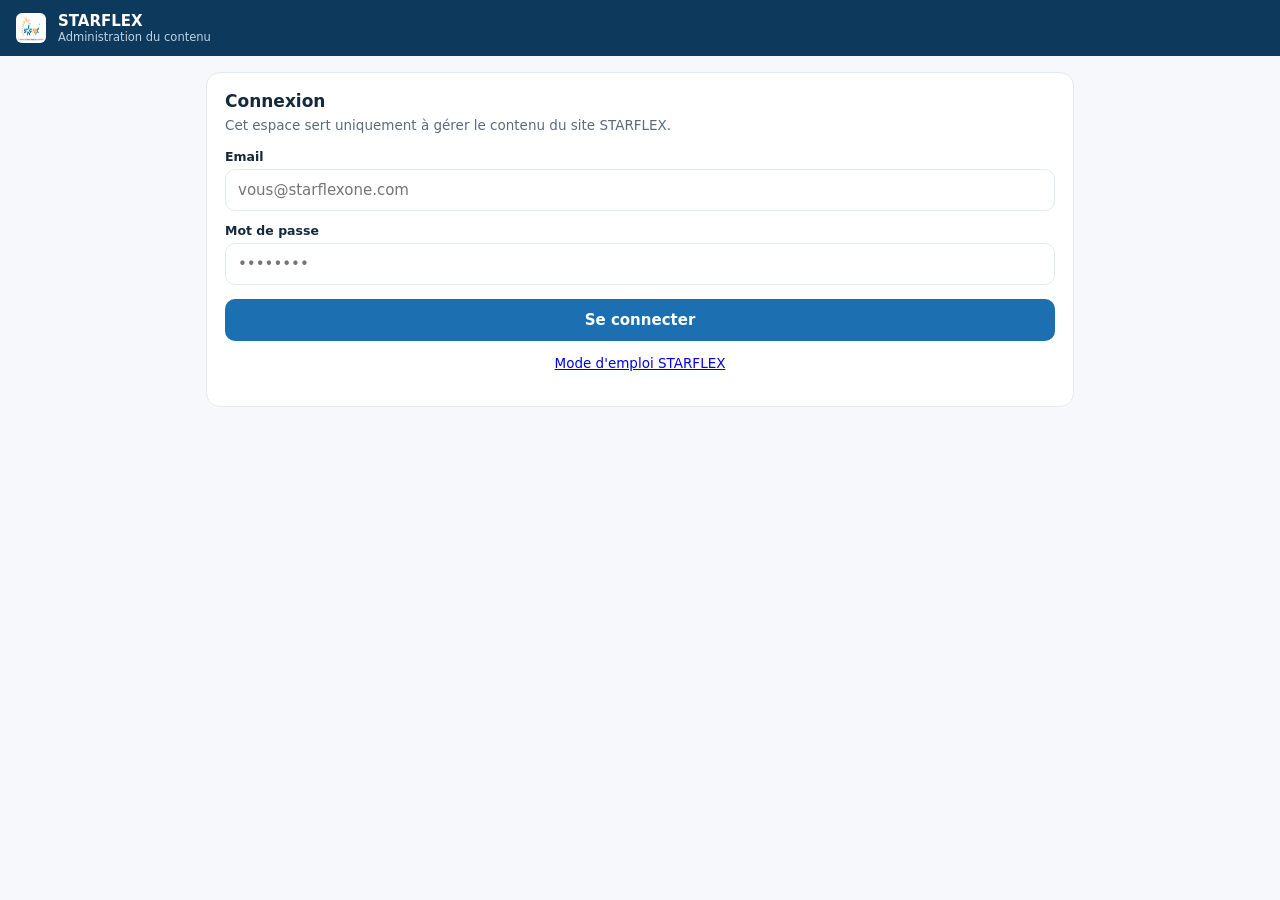
<file: admin/index.html>
<!DOCTYPE html>
<html lang="fr">
<head>
<meta charset="utf-8">
<meta name="viewport" content="width=device-width,initial-scale=1">
<meta name="robots" content="noindex,nofollow">
<title>STARFLEX — Administration du contenu</title>
<link rel="icon" href="../assets/starflex-logo.png">
<!--
  ════════════════════════════════════════════════════════════════════════
  STARFLEX CMS — for the owner's team.

  Jeffery, 2 Oct 2026: "his team needs to be able to upload and manage
  StarFlex content themselves without going through me... Their login must
  give them ZERO access to GitHub, Render, MsouWout, HaitiBiznis, MyPlopPlop
  or anybody else's data."

  ⛔ This page talks to exactly one place: /api/cms on the StarFlex API. There
  is no route from here to hosting, to code, or to any other platform. The
  accounts are in their own table and their tokens are stamped for this CMS
  alone, so a citizen of the programme cannot sign in here.
  ════════════════════════════════════════════════════════════════════════
-->
<style>
  :root{ --blue:#1c6fb0; --dark:#0d3a5c; --orange:#e8963a; --line:#e3e9f0;
         --ink:#13293d; --muted:#5b6b7c; --bg:#f6f8fb; --ok:#1b8c5a; --bad:#c0392b; }
  *{box-sizing:border-box}
  body{margin:0;font-family:Inter,'Segoe UI',system-ui,Arial,sans-serif;background:var(--bg);color:var(--ink)}
  header{background:var(--dark);color:#fff;padding:12px 16px;display:flex;align-items:center;gap:12px}
  header img{width:30px;height:30px;border-radius:6px;background:#fff;padding:2px}
  header .t{font-weight:800;font-size:15px}
  header .who{margin-left:auto;font-size:12.5px;color:#bcd2e4;text-align:right}
  header button{background:rgba(255,255,255,.14);border:0;color:#fff;border-radius:8px;
    padding:7px 11px;font-family:inherit;font-size:12.5px;font-weight:700;cursor:pointer;margin-left:10px}
  main{max-width:900px;margin:0 auto;padding:16px}
  .card{background:#fff;border:1px solid var(--line);border-radius:14px;padding:18px;margin-bottom:16px}
  h2{margin:0 0 4px;font-size:17px}
  .sub{color:var(--muted);font-size:13.5px;margin:0 0 14px;line-height:1.5}
  label{display:block;font-size:12.5px;font-weight:700;margin:12px 0 5px}
  input,select,textarea{width:100%;padding:11px 12px;border:1px solid var(--line);
    border-radius:10px;font-family:inherit;font-size:15px;background:#fff;color:var(--ink)}
  textarea{min-height:110px;resize:vertical}
  .row{display:flex;gap:10px}.row>*{flex:1}
  button.go{background:var(--blue);color:#fff;border:0;border-radius:10px;padding:12px 16px;
    font-family:inherit;font-size:15px;font-weight:800;cursor:pointer}
  button.go.sec{background:#eef3f8;color:var(--dark)}
  button.go.warn{background:var(--bad)}
  button.go:disabled{opacity:.55;cursor:default}
  .tabs{display:flex;gap:6px;flex-wrap:wrap;margin-bottom:14px}
  .tabs button{flex:1;min-width:110px;background:#fff;border:1px solid var(--line);border-radius:10px;
    padding:11px 8px;font-family:inherit;font-size:13.5px;font-weight:700;color:var(--muted);cursor:pointer}
  .tabs button.on{background:var(--blue);border-color:var(--blue);color:#fff}
  .msg{font-size:13.5px;margin-top:10px;line-height:1.5}
  .msg.err{color:var(--bad)} .msg.ok{color:var(--ok)}
  .item{border:1px solid var(--line);border-radius:12px;padding:12px;margin-bottom:10px;background:#fff}
  .item h3{margin:0 0 2px;font-size:15px}
  .item .meta{font-size:12px;color:var(--muted)}
  .pill{display:inline-block;font-size:11px;font-weight:800;padding:3px 9px;border-radius:999px;
    background:#eef3f8;color:var(--dark);margin-left:6px}
  .pill.live{background:#e4f5ec;color:var(--ok)}
  .pill.draft{background:#fdf0e3;color:#9a5b12}
  .acts{display:flex;gap:8px;margin-top:10px;flex-wrap:wrap}
  .acts button{flex:1;min-width:92px;padding:9px;border-radius:9px;border:1px solid var(--line);
    background:#fff;font-family:inherit;font-size:12.5px;font-weight:700;cursor:pointer}
  .hide{display:none!important}
  .prev{border:1px dashed var(--blue);border-radius:12px;padding:14px;background:#fbfdff;margin-top:12px}
  .prev img{max-width:100%;border-radius:10px;margin-top:10px}
  .thumbs{display:flex;gap:8px;flex-wrap:wrap;margin-top:10px}
  .thumbs figure{margin:0;width:88px;text-align:center}
  .thumbs img{width:88px;height:66px;object-fit:cover;border-radius:8px;border:1px solid var(--line)}
  .thumbs figcaption{font-size:10.5px;color:var(--muted);word-break:break-all}
  .note{background:#fbfdff;border:1px solid var(--line);border-radius:10px;padding:11px;
    font-size:12.5px;color:var(--muted);line-height:1.55;margin-top:12px}
</style>
</head>
<body>

<header>
  <img src="../assets/starflex-logo.png" alt="STARFLEX">
  <div>
    <div class="t">STARFLEX</div>
    <div style="font-size:11.5px;color:#bcd2e4">Administration du contenu</div>
  </div>
  <div class="who" id="who"></div>
  <button id="out" class="hide">Quitter</button>
</header>

<main>

  <!-- SIGN IN -->
  <div class="card" id="loginCard">
    <h2>Connexion</h2>
    <p class="sub">Cet espace sert uniquement à gérer le contenu du site STARFLEX.</p>
    <label for="em">Email</label>
    <input id="em" type="email" autocomplete="username" placeholder="vous@starflexone.com">
    <label for="pw">Mot de passe</label>
    <input id="pw" type="password" autocomplete="current-password" placeholder="••••••••">
    <div style="margin-top:14px"><button class="go" id="in" style="width:100%">Se connecter</button></div>
    <div class="msg err" id="loginErr"></div>
    <p class="sub" style="margin-top:12px;text-align:center"><a href="guide.html">Mode d'emploi STARFLEX</a></p>
  </div>

  <div id="app" class="hide">
    <div class="card hide" id="newBanner" style="border-color:var(--orange);background:#fff8f0;cursor:pointer;padding:13px 16px">
      <b>🔔 <span id="newBannerN">0</span> nouvelle(s) inscription(s)</b> depuis votre dernière visite — <u>voir la liste</u>
    </div>
    <div class="tabs">
      <button data-tab="posts" class="on">Actualités &amp; événements</button>
      <button data-tab="text">Textes du site</button>
      <button data-tab="photos">Photos</button>
      <button data-tab="cit" class="adm hide">Citoyens <span id="citBadge" class="pill hide" style="background:var(--orange);color:#fff">0</span></button>
      <button data-tab="crs" class="adm hide">Formations</button>
      <button data-tab="crt" class="adm hide">Certificats</button>
      <button data-tab="users">Utilisateurs</button>
      <button data-tab="account">Mon compte</button>
    </div>

    <!-- NEWS & EVENTS -->
    <section id="tab-posts">
      <div class="card">
        <h2 id="pfTitle">Nouvelle publication</h2>
        <p class="sub">Rien n'apparaît sur le site tant que vous n'avez pas publié.</p>
        <input type="hidden" id="pId">
        <div class="row">
          <div>
            <label for="pKind">Type</label>
            <select id="pKind"><option value="news">Actualité</option><option value="event">Événement</option></select>
          </div>
          <div>
            <label for="pDate">Date (événement)</label>
            <input id="pDate" type="date">
          </div>
        </div>
        <label for="pTitle">Titre</label>
        <input id="pTitle" placeholder="Titre de l'article">
        <label for="pPlace">Lieu (événement)</label>
        <input id="pPlace" placeholder="Port-au-Prince">
        <label for="pExc">Résumé</label>
        <input id="pExc" placeholder="Une phrase qui donne envie de lire">
        <label for="pBody">Texte</label>
        <textarea id="pBody" placeholder="Le contenu de la publication"></textarea>
        <label for="pImg">Photo</label>
        <input id="pImg" type="file" accept="image/*">
        <div class="prev" id="pPrev"></div>
        <div class="acts">
          <button class="go sec" id="pPreview" style="flex:1">Aperçu</button>
          <button class="go sec" id="pDraft" style="flex:1">Enregistrer en brouillon</button>
          <button class="go" id="pPublish" style="flex:1">Publier</button>
        </div>
        <button class="go sec hide" id="pCancel" style="width:100%;margin-top:8px">Annuler la modification</button>
        <div class="msg" id="pMsg"></div>
      </div>
      <div id="pList"></div>
    </section>

    <!-- SITE TEXT -->
    <section id="tab-text" class="hide">
      <div class="card">
        <h2>Textes du site</h2>
        <p class="sub">Cherchez une phrase du site par ses mots, cliquez « Modifier », écrivez le nouveau texte et enregistrez. Le site affiche le changement dans les 2 minutes. Pour la version en kreyòl, utilisez « Version kreyòl ».</p>
        <label for="bSearch">Chercher un texte du site</label>
        <input id="bSearch" placeholder="ex. Lancement du projet pilote" autocomplete="off">
        <div id="bFound"></div>
        <div id="bList"></div>
        <label for="bKey">Ajouter un texte par son identifiant (avancé)</label>
        <div class="row">
          <input id="bKey" placeholder="ex. accueil.titre">
          <button class="go sec" id="bAdd" style="flex:0 0 auto;padding:0 18px">Ajouter</button>
        </div>
        <div class="msg" id="bMsg"></div>
      </div>
    </section>

    <!-- PHOTOS -->
    <section id="tab-photos" class="hide">
      <div class="card">
        <h2>Photos</h2>
        <p class="sub">JPG, PNG, WEBP ou GIF. 3 Mo maximum par image.</p>
        <input id="mFile" type="file" accept="image/*">
        <div style="margin-top:12px"><button class="go" id="mUp" style="width:100%">Téléverser</button></div>
        <div class="msg" id="mMsg"></div>
        <div class="thumbs" id="mList"></div>
      </div>
    </section>

    <!-- USERS -->
    <!-- 23 Nov 2026: citizens · courses · certificates (administrateur seulement, lecture seule) -->
    <section id="tab-cit" class="hide">
      <div class="card">
        <h2>Citoyens inscrits</h2>
        <p class="sub" id="citSum">…</p>
        <div class="row"><input id="citQ" placeholder="Chercher : nom, téléphone, email, commune"><button class="go sec" id="citGo" style="flex:0 0 auto">Chercher</button></div>
        <div class="acts"><button id="citCsv">⬇ Télécharger la liste (Excel)</button></div>
        <div class="msg" id="citMsg"></div>
        <div id="citList" style="margin-top:12px"></div>
        <div class="acts" id="citPager"></div>
      </div>
    </section>
    <section id="tab-crs" class="hide">
      <div class="card">
        <h2>Formations</h2>
        <p class="sub">Qui a commencé, qui a terminé. « Terminé » = tous les modules publiés suivis.</p>
        <div id="crsSum"></div>
        <div class="msg" id="crsMsg"></div>
        <div id="crsList" style="margin-top:12px"></div>
      </div>
    </section>
    <section id="tab-crt" class="hide">
      <div class="card">
        <h2>Certificats délivrés</h2>
        <p class="sub" id="crtSum">…</p>
        <div class="acts"><button id="crtCsv">⬇ Télécharger la liste (Excel)</button></div>
        <div class="msg" id="crtMsg"></div>
        <div id="crtList" style="margin-top:12px"></div>
      </div>
    </section>
    <section id="tab-users" class="hide">
      <div class="card">
        <h2>Utilisateurs</h2>
        <p class="sub">Un <b>administrateur</b> peut ajouter ou retirer des personnes.
           Un <b>éditeur</b> ne touche qu'au contenu.</p>
        <div id="uList"></div>
        <div id="uAddBox">
          <label for="uEmail">Email</label><input id="uEmail" type="email">
          <label for="uName">Nom</label><input id="uName">
          <div class="row">
            <div><label for="uRole">Rôle</label>
              <select id="uRole"><option value="editor">Éditeur</option><option value="admin">Administrateur</option></select></div>
            <div><label for="uPass">Mot de passe</label><input id="uPass" type="text" placeholder="8 caractères minimum"></div>
          </div>
          <div style="margin-top:12px"><button class="go" id="uAdd" style="width:100%">Ajouter la personne</button></div>
        </div>
        <div class="msg" id="uMsg"></div>
        <div class="note">⛔ Ces comptes ne donnent accès qu'au contenu de STARFLEX.
          Ils ne touchent ni au code, ni à l'hébergement, ni à aucune autre plateforme.</div>
      </div>
    </section>

    <!-- ACCOUNT -->
    <section id="tab-account" class="hide">
      <div class="card">
        <h2>Mon mot de passe</h2>
        <label for="cOld">Mot de passe actuel</label><input id="cOld" type="password">
        <label for="cNew">Nouveau mot de passe</label><input id="cNew" type="password" placeholder="8 caractères minimum">
        <div style="margin-top:12px"><button class="go" id="cGo" style="width:100%">Changer</button></div>
        <div class="msg" id="cMsg"></div>
      </div>
    </section>
  </div>
</main>

<script src="../assets/starflex-i18n.js"></script>
<script>
var API = 'https://starflex-api.onrender.com';
var tok = null, me = null, posts = [], blocks = [], media = [], pickedImage = null;

function $(id){ return document.getElementById(id); }
function esc(x){ return String(x==null?'':x).replace(/[&<>"']/g,function(c){
  return {'&':'&amp;','<':'&lt;','>':'&gt;','"':'&quot;',"'":'&#39;'}[c]; }); }
function say(el, text, good){ var e=$(el); e.className='msg '+(good?'ok':'err'); e.textContent=text||''; }

function api(method, path, body){
  var o = { method: method, headers: {} };
  if (tok) o.headers['Authorization'] = 'Bearer ' + tok;
  if (body){ o.headers['Content-Type']='application/json'; o.body = JSON.stringify(body); }
  return fetch(API + path, o).then(function(r){
    return r.json().catch(function(){ return {}; }).then(function(j){
      if (!r.ok || j.success === false){
        var e = new Error(j.message || ('Erreur ' + r.status)); e.status = r.status; throw e;
      }
      return j;
    });
  });
}

/* ─── sign in ─── */
$('in').addEventListener('click', function(){
  var b=this; b.disabled=true; say('loginErr','');
  api('POST','/api/cms/login',{ email: $('em').value.trim(), password: $('pw').value })
    .then(function(r){
      tok = r.token; me = r.user;
      try{ sessionStorage.setItem('sf_cms', tok); }catch(e){}
      start();
    })
    .catch(function(e){ say('loginErr', e.message); })
    .then(function(){ b.disabled=false; });
});
$('pw').addEventListener('keydown', function(e){ if(e.key==='Enter') $('in').click(); });

$('out').addEventListener('click', function(){
  tok=null; me=null;
  try{ sessionStorage.removeItem('sf_cms'); }catch(e){}
  location.reload();
});

function start(){
  $('loginCard').classList.add('hide');
  $('app').classList.remove('hide');
  $('out').classList.remove('hide');
  $('who').textContent = (me.name || me.email) + ' · ' + (me.role==='admin'?'administrateur':'éditeur');
  /* an editor has no business seeing the user list at all */
  document.querySelector('[data-tab="users"]').classList.toggle('hide', me.role !== 'admin');
  loadPosts(); loadBlocks(); loadMedia();
  if (me.role === 'admin') loadUsers();
  document.querySelectorAll('.tabs .adm').forEach(function(x){ x.classList.toggle('hide', me.role !== 'admin'); });
  if (me.role === 'admin') loadCitSummary();
}

/* ─── citizens · courses · certificates (23 Nov 2026, admin only) ─── */
function fmtD(x){ if(!x) return ''; var d=new Date(x); return d.toLocaleDateString('fr-FR')+' '+d.toLocaleTimeString('fr-FR',{hour:'2-digit',minute:'2-digit'}); }
var LVL = { bronze:'Bronze', argent:'Argent', or:'Or' };
function loadCitSummary(){
  return api('GET','/api/cms/citizens/summary').then(function(r){
    var n = r.unseen||0;
    $('citBadge').textContent = n; $('citBadge').classList.toggle('hide', !n);
    $('newBannerN').textContent = n; $('newBanner').classList.toggle('hide', !n);
    $('citSum').textContent = r.total+' inscrit(s) · '+r.verified+' vérifié(s) · '+r.last24h+' dernières 24 h · '+r.last7d+' derniers 7 jours';
    return r;
  }).catch(function(){});
}
$('newBanner').addEventListener('click', function(){ document.querySelector('[data-tab="cit"]').click(); });
var citPage = 1;
function openCitizens(){
  citPage = 1;
  loadCitizens().then(function(){
    /* opened = seen: the bell resets, the NOUVEAU marks stay on screen until the next visit */
    api('POST','/api/cms/citizens/seen',{}).then(function(){ $('citBadge').classList.add('hide'); $('newBanner').classList.add('hide'); }).catch(function(){});
  });
}
function loadCitizens(){
  say('citMsg','');
  loadCitSummary();
  return api('GET','/api/cms/citizens?page='+citPage+'&q='+encodeURIComponent($('citQ').value.trim())).then(function(r){
    var L = r.citizens||[];
    $('citList').innerHTML = L.length ? L.map(function(c){
      return '<div class="item"><h3>'+esc(c.full_name)
        + (c.isNew?'<span class="pill" style="background:var(--orange);color:#fff">NOUVEAU</span>':'')
        + (c.verified?'<span class="pill live">vérifié</span>':'<span class="pill draft">non vérifié</span>')
        + (c.cert_code && !c.cert_revoked?'<span class="pill">🏅 '+esc(LVL[c.cert_level]||c.cert_level)+'</span>':'')+'</h3>'
        + '<div class="meta">'+esc([c.phone,c.email].filter(Boolean).join(' · '))+'</div>'
        + '<div class="meta">'+esc([c.commune,c.department].filter(Boolean).join(', ')||'—')+' · inscrit le '+esc(fmtD(c.created_at))
        + ' · '+c.modules_done+' module(s) · '+c.points+' pts'+(c.status!=='active'?' · '+esc(c.status):'')+'</div></div>';
    }).join('') : '<p class="sub">Aucun citoyen'+($('citQ').value.trim()?' pour cette recherche':'')+'.</p>';
    var pg = '';
    if (r.pages > 1){
      if (r.page > 1) pg += '<button data-pg="'+(r.page-1)+'">← Précédent</button>';
      pg += '<button disabled>Page '+r.page+' / '+r.pages+' ('+r.total+')</button>';
      if (r.page < r.pages) pg += '<button data-pg="'+(r.page+1)+'">Suivant →</button>';
    }
    $('citPager').innerHTML = pg;
    $('citPager').querySelectorAll('[data-pg]').forEach(function(b){ b.onclick=function(){ citPage=+b.getAttribute('data-pg'); loadCitizens(); window.scrollTo(0,0); }; });
  }).catch(function(e){ say('citMsg', e.message); });
}
$('citGo').addEventListener('click', function(){ citPage=1; loadCitizens(); });
$('citQ').addEventListener('keydown', function(e){ if(e.key==='Enter'){ citPage=1; loadCitizens(); } });
/* the CSV needs the login token, so it is fetched, not linked */
function dlCsv(path, name, msgEl){
  say(msgEl,'Préparation…',true);
  fetch(API+path,{ headers:{ Authorization:'Bearer '+tok } }).then(function(r){
    if(!r.ok) throw new Error('Erreur '+r.status); return r.blob();
  }).then(function(bl){
    var u=URL.createObjectURL(bl), a=document.createElement('a'); a.href=u; a.download=name; document.body.appendChild(a); a.click(); a.remove();
    setTimeout(function(){ URL.revokeObjectURL(u); }, 30000); say(msgEl,'Fichier téléchargé.',true);
  }).catch(function(e){ say(msgEl, e.message); });
}
$('citCsv').addEventListener('click', function(){ dlCsv('/api/cms/citizens.csv?q='+encodeURIComponent($('citQ').value.trim()),'starflex-citoyens.csv','citMsg'); });
$('crtCsv').addEventListener('click', function(){ dlCsv('/api/cms/certificates?format=csv','starflex-certificats.csv','crtMsg'); });
function loadCourses(){
  say('crsMsg','');
  return api('GET','/api/cms/courses').then(function(r){
    $('crsSum').innerHTML = '<div class="row" style="flex-wrap:wrap">'
      + [['Inscrits',r.citizens],['Pas commencé',r.not_started],['En cours',r.in_progress],['Terminé',r.finished]].map(function(x){
          return '<div class="item" style="text-align:center;min-width:120px"><div style="font-size:24px;font-weight:800;color:var(--dark)">'+x[1]+'</div><div class="meta">'+x[0]+'</div></div>'; }).join('')
      + '</div>';
    $('crsList').innerHTML = (r.modules||[]).map(function(m){
      return '<div class="item"><h3>'+esc(m.title)+'<span class="pill '+(m.published?'live':'draft')+'">'+(m.published?'PUBLIÉ':'MASQUÉ')+'</span></h3>'
        + '<div class="meta">'+m.completed+' citoyen(s) ont terminé ce module</div>'
        + (m.completed?'<div class="acts"><button data-mod="'+m.id+'">Voir qui</button></div><div id="mod'+m.id+'"></div>':'')+'</div>';
    }).join('') || '<p class="sub">Aucun module.</p>';
    $('crsList').querySelectorAll('[data-mod]').forEach(function(b){ b.onclick=function(){
      var id=b.getAttribute('data-mod'); b.disabled=true;
      api('GET','/api/cms/courses/'+id+'/completions').then(function(x){
        $('mod'+id).innerHTML = (x.completions||[]).map(function(c){ return '<div class="meta" style="padding:4px 0;border-top:1px solid var(--line)">'
          + esc(c.full_name)+' · '+esc(c.phone||c.email||'')+' · '+esc(fmtD(c.completed_at))+'</div>'; }).join('');
      }).catch(function(e){ say('crsMsg', e.message); b.disabled=false; });
    }; });
  }).catch(function(e){ say('crsMsg', e.message); });
}
function loadCerts(){
  say('crtMsg','');
  return api('GET','/api/cms/certificates').then(function(r){
    var lv = Object.keys(r.byLevel||{}).map(function(k){ return (LVL[k]||k)+' '+r.byLevel[k]; }).join(' · ');
    $('crtSum').textContent = r.total+' certificat(s) valide(s)'+(lv?' — '+lv:'');
    $('crtList').innerHTML = (r.certificates||[]).map(function(c){
      return '<div class="item"><h3>'+esc(c.full_name)+'<span class="pill">🏅 '+esc(LVL[c.level]||c.level)+'</span>'
        + (c.revoked_at?'<span class="pill draft">RÉVOQUÉ</span>':'')+'</h3>'
        + '<div class="meta">Code <b>'+esc(c.code)+'</b> · délivré le '+esc(fmtD(c.issued_at))+' · '+c.points_at_issue+' pts</div>'
        + '<div class="meta">'+esc([c.phone,c.email,c.commune].filter(Boolean).join(' · '))+'</div></div>';
    }).join('') || '<p class="sub">Aucun certificat délivré pour l\'instant.</p>';
  }).catch(function(e){ say('crtMsg', e.message); });
}

/* ─── tabs ─── */
document.querySelectorAll('.tabs button').forEach(function(b){
  b.addEventListener('click', function(){
    document.querySelectorAll('.tabs button').forEach(function(x){ x.classList.remove('on'); });
    b.classList.add('on');
    ['posts','text','photos','cit','crs','crt','users','account'].forEach(function(t){
      $('tab-'+t).classList.toggle('hide', t !== b.getAttribute('data-tab'));
    });
    var t = b.getAttribute('data-tab');
    if (t === 'cit') openCitizens(); if (t === 'crs') loadCourses(); if (t === 'crt') loadCerts();
  });
});

/* ─── news & events ─── */
function loadPosts(){
  return api('GET','/api/cms/posts').then(function(r){ posts = r.posts||[]; drawPosts(); });
}
function drawPosts(){
  $('pList').innerHTML = posts.map(function(p){
    return '<div class="item"><h3>'+esc(p.title)
      + '<span class="pill">'+(p.kind==='event'?'Événement':'Actualité')+'</span>'
      + '<span class="pill '+(p.published?'live':'draft')+'">'+(p.published?'EN LIGNE':'BROUILLON')+'</span></h3>'
      + '<div class="meta">'+esc((p.starts_at||p.created_at||'').slice(0,10))
      + (p.location? ' · '+esc(p.location):'')+'</div>'
      + '<div class="acts">'
      + '<button data-ed="'+p.id+'">Modifier</button>'
      + '<button data-pub="'+p.id+'">'+(p.published?'Retirer du site':'Publier')+'</button>'
      + '<button data-del="'+p.id+'">Supprimer</button>'
      + '</div></div>';
  }).join('') || '<p class="sub">Aucune publication pour le moment.</p>';

  $('pList').querySelectorAll('[data-ed]').forEach(function(b){
    b.onclick = function(){ editPost(Number(b.getAttribute('data-ed'))); }; });
  $('pList').querySelectorAll('[data-pub]').forEach(function(b){
    b.onclick = function(){
      var p = posts.find(function(x){ return x.id == b.getAttribute('data-pub'); });
      b.disabled = true;
      api('PATCH','/api/cms/posts/'+p.id,{ published: !p.published })
        .then(loadPosts).catch(function(e){ say('pMsg', e.message); }); }; });
  $('pList').querySelectorAll('[data-del]').forEach(function(b){
    b.onclick = function(){
      if (!confirm('Supprimer définitivement cette publication ?')) return;
      api('DELETE','/api/cms/posts/'+b.getAttribute('data-del'))
        .then(loadPosts).catch(function(e){ say('pMsg', e.message); }); }; });
}

function clearForm(){
  ['pId','pTitle','pPlace','pExc','pBody','pDate'].forEach(function(i){ $(i).value=''; });
  $('pKind').value='news'; pickedImage=null; $('pPrev').innerHTML='';
  $('pfTitle').textContent='Nouvelle publication';
  $('pCancel').classList.add('hide'); say('pMsg','');
}
function editPost(id){
  var p = posts.find(function(x){ return x.id === id; }); if (!p) return;
  $('pId').value=p.id; $('pKind').value=p.kind; $('pTitle').value=p.title||'';
  $('pPlace').value=p.location||''; $('pExc').value=p.excerpt||''; $('pBody').value=p.body||'';
  $('pDate').value = p.starts_at ? String(p.starts_at).slice(0,10) : '';
  pickedImage = p.image_id || null;
  $('pfTitle').textContent='Modifier la publication';
  $('pCancel').classList.remove('hide');
  showPreview();
  window.scrollTo({top:0,behavior:'smooth'});
}
$('pCancel').addEventListener('click', clearForm);

function showPreview(){
  var img = pickedImage ? '<img src="'+API+'/api/cms/media/'+pickedImage+'" alt="">' : '';
  $('pPrev').innerHTML = '<b>Aperçu</b><h3 style="margin:8px 0 4px">'+esc($('pTitle').value||'(sans titre)')+'</h3>'
    + '<div class="meta" style="color:#5b6b7c;font-size:12px">'
    + ($('pDate').value?esc($('pDate').value):'') + ($('pPlace').value?' · '+esc($('pPlace').value):'') + '</div>'
    + '<p style="margin:8px 0 0;font-size:14px">'+esc($('pExc').value)+'</p>'
    + '<p style="margin:8px 0 0;font-size:13.5px;white-space:pre-wrap">'+esc($('pBody').value)+'</p>' + img;
}
$('pPreview').addEventListener('click', showPreview);

/* the picture is uploaded first, then referenced by the publication */
$('pImg').addEventListener('change', function(){
  var f = this.files && this.files[0]; if (!f) return;
  say('pMsg', "Téléversement de l'image…", true);
  toBase64(f).then(function(d){
    return api('POST','/api/cms/media',{ filename:f.name, mime:f.type, data:d });
  }).then(function(r){
    pickedImage = r.media.id; showPreview(); say('pMsg','Image ajoutée.', true); loadMedia();
  }).catch(function(e){ say('pMsg', e.message); });
});
function toBase64(file){
  return new Promise(function(res, rej){
    var r = new FileReader();
    r.onload = function(){ res(String(r.result)); };
    r.onerror = function(){ rej(new Error('Lecture impossible')); };
    r.readAsDataURL(file);
  });
}

function savePost(publish){
  var body = {
    kind: $('pKind').value, title: $('pTitle').value.trim(),
    excerpt: $('pExc').value.trim() || null, body: $('pBody').value || null,
    location: $('pPlace').value.trim() || null,
    starts_at: $('pDate').value || null,
    image_id: pickedImage || null, published: !!publish
  };
  if (!body.title){ say('pMsg','Donnez un titre.'); return; }
  var id = $('pId').value;
  var p = id ? api('PATCH','/api/cms/posts/'+id, body) : api('POST','/api/cms/posts', body);
  $('pPublish').disabled = $('pDraft').disabled = true;
  p.then(function(){
    say('pMsg', publish ? 'Publié sur le site.' : 'Enregistré en brouillon.', true);
    clearForm(); return loadPosts();
  }).catch(function(e){ say('pMsg', e.message); })
   .then(function(){ $('pPublish').disabled = $('pDraft').disabled = false; });
}
$('pPublish').addEventListener('click', function(){ savePost(true); });
$('pDraft').addEventListener('click', function(){ savePost(false); });

/* ─── site text ─── */
function loadBlocks(){
  return api('GET','/api/cms/blocks').then(function(r){ blocks = r.blocks||[]; drawBlocks(); });
}
/* The site's own sentences, from the same dictionary the language switcher
   uses, so a text can be found by its words instead of by an identifier. */
function siteText(key, l){
  if (typeof SF_I18N === 'undefined') return '';
  var d = SF_I18N[l||'fr'] || {};
  return String(d[key]==null ? '' : d[key]).replace(/<br\s*\/?>/gi,'\n').replace(/<[^>]+>/g,'').replace(/&nbsp;/g,' ').replace(/&amp;/g,'&');
}
function blockLabel(key){
  var m = key.match(/^(.+)@ht$/);
  var base = m ? m[1] : key;
  var t = siteText(base, m ? 'ht' : 'fr');
  return (m ? 'KREYÒL — ' : 'FRANÇAIS — ') + (t ? 'texte d\'origine : « ' + t.slice(0,90) + (t.length>90?'…':'') + ' »' : base);
}
function openBlock(key, initial){
  var i = blocks.findIndex(function(b){ return b.key === key; });
  if (i >= 0) { focusBlock(key); return Promise.resolve(); }
  return api('PUT','/api/cms/blocks/'+encodeURIComponent(key), { value: initial||'' })
    .then(loadBlocks).then(function(){ focusBlock(key); });
}
function focusBlock(key){
  var i = blocks.findIndex(function(b){ return b.key === key; });
  var t = $('bList').querySelector('[data-bk="'+i+'"]');
  if (t) { t.scrollIntoView({behavior:'smooth', block:'center'}); t.focus(); }
}
$('bSearch').addEventListener('input', function(){
  var q = this.value.trim().toLowerCase();
  if (q.length < 3 || typeof SF_I18N === 'undefined') { $('bFound').innerHTML = ''; return; }
  var hits = Object.keys(SF_I18N.fr).filter(function(k){
    return siteText(k,'fr').toLowerCase().indexOf(q) !== -1 || siteText(k,'ht').toLowerCase().indexOf(q) !== -1;
  }).slice(0, 12);
  $('bFound').innerHTML = hits.map(function(k){
    return '<div class="item"><div>'+esc(siteText(k,'fr'))+'</div>'
      + '<div class="meta">KR : '+esc(siteText(k,'ht')||'—')+'</div>'
      + '<div class="acts"><button data-fr="'+esc(k)+'">Modifier</button> <button data-ht="'+esc(k)+'">Version kreyòl</button></div></div>';
  }).join('') || '<p class="sub">Aucune phrase trouvée.</p>';
  $('bFound').querySelectorAll('[data-fr]').forEach(function(b){
    b.onclick = function(){ var k=b.getAttribute('data-fr'); openBlock(k, siteText(k,'fr')).catch(function(e){ say('bMsg', e.message); }); };
  });
  $('bFound').querySelectorAll('[data-ht]').forEach(function(b){
    b.onclick = function(){ var k=b.getAttribute('data-ht'); openBlock(k+'@ht', siteText(k,'ht')).catch(function(e){ say('bMsg', e.message); }); };
  });
});
function drawBlocks(){
  $('bList').innerHTML = blocks.map(function(b, i){
    return '<div class="item"><div class="meta">'+esc(blockLabel(b.key))+'</div>'
      + '<textarea data-bk="'+i+'">'+esc(b.value||'')+'</textarea>'
      + '<div class="acts"><button data-bs="'+i+'">Enregistrer</button></div></div>';
  }).join('') || '<p class="sub">Aucun texte encore. Ajoutez-en un ci-dessous.</p>';
  $('bList').querySelectorAll('[data-bs]').forEach(function(btn){
    btn.onclick = function(){
      var i = Number(btn.getAttribute('data-bs'));
      var val = $('bList').querySelector('[data-bk="'+i+'"]').value;
      btn.disabled = true;
      api('PUT','/api/cms/blocks/'+encodeURIComponent(blocks[i].key), { value: val })
        .then(function(){ say('bMsg','Texte enregistré.', true); return loadBlocks(); })
        .catch(function(e){ say('bMsg', e.message); })
        .then(function(){ btn.disabled = false; });
    };
  });
}
$('bAdd').addEventListener('click', function(){
  var k = $('bKey').value.trim();
  if (!k){ say('bMsg','Donnez un identifiant.'); return; }
  api('PUT','/api/cms/blocks/'+encodeURIComponent(k), { value: '' })
    .then(function(){ $('bKey').value=''; say('bMsg','Ajouté.', true); return loadBlocks(); })
    .catch(function(e){ say('bMsg', e.message); });
});

/* ─── photos ─── */
function loadMedia(){
  return api('GET','/api/cms/media').then(function(r){ media = r.media||[]; drawMedia(); });
}
function drawMedia(){
  $('mList').innerHTML = media.map(function(m){
    return '<figure><img src="'+API+'/api/cms/media/'+m.id+'" alt="">'
         + '<figcaption>'+esc(m.filename||('#'+m.id))+'</figcaption></figure>';
  }).join('') || '<p class="sub">Aucune image.</p>';
}
$('mUp').addEventListener('click', function(){
  var f = $('mFile').files && $('mFile').files[0];
  if (!f){ say('mMsg','Choisissez une image.'); return; }
  var b = this; b.disabled = true; say('mMsg','Téléversement…', true);
  toBase64(f).then(function(d){
    return api('POST','/api/cms/media',{ filename:f.name, mime:f.type, data:d });
  }).then(function(){ say('mMsg','Image ajoutée.', true); $('mFile').value=''; return loadMedia(); })
   .catch(function(e){ say('mMsg', e.message); })
   .then(function(){ b.disabled = false; });
});

/* ─── users ─── */
function loadUsers(){
  return api('GET','/api/cms/users').then(function(r){
    $('uList').innerHTML = (r.users||[]).map(function(u){
      return '<div class="item"><h3>'+esc(u.name||u.email)
        + '<span class="pill">'+(u.role==='admin'?'Administrateur':'Éditeur')+'</span>'
        + (u.status==='disabled'?'<span class="pill draft">DÉSACTIVÉ</span>':'')+'</h3>'
        + '<div class="meta">'+esc(u.email)+'</div>'
        + '<div class="acts">'
        + '<button data-ur="'+u.id+'" data-role="'+(u.role==='admin'?'editor':'admin')+'">'
        + (u.role==='admin'?'Passer éditeur':'Passer administrateur')+'</button>'
        + '<button data-us="'+u.id+'" data-st="'+(u.status==='disabled'?'active':'disabled')+'">'
        + (u.status==='disabled'?'Réactiver':'Désactiver')+'</button>'
        + '</div></div>';
    }).join('');
    $('uList').querySelectorAll('[data-ur]').forEach(function(b){
      b.onclick = function(){
        api('PATCH','/api/cms/users/'+b.getAttribute('data-ur'),{ role: b.getAttribute('data-role') })
          .then(loadUsers).then(function(){ say('uMsg','Rôle modifié.', true); })
          .catch(function(e){ say('uMsg', e.message); }); }; });
    $('uList').querySelectorAll('[data-us]').forEach(function(b){
      b.onclick = function(){
        api('PATCH','/api/cms/users/'+b.getAttribute('data-us'),{ status: b.getAttribute('data-st') })
          .then(loadUsers).then(function(){ say('uMsg','Compte modifié.', true); })
          .catch(function(e){ say('uMsg', e.message); }); }; });
  });
}
$('uAdd').addEventListener('click', function(){
  var b=this; b.disabled=true;
  api('POST','/api/cms/users',{ email:$('uEmail').value.trim(), name:$('uName').value.trim(),
                                role:$('uRole').value, password:$('uPass').value })
    .then(function(){
      say('uMsg','Personne ajoutée. Communiquez-lui son mot de passe, elle pourra le changer.', true);
      $('uEmail').value=$('uName').value=$('uPass').value='';
      return loadUsers();
    })
    .catch(function(e){ say('uMsg', e.message); })
    .then(function(){ b.disabled=false; });
});

/* ─── my password ─── */
$('cGo').addEventListener('click', function(){
  var b=this; b.disabled=true;
  api('POST','/api/cms/change-password',{ current:$('cOld').value, next:$('cNew').value })
    .then(function(){ say('cMsg','Mot de passe changé.', true); $('cOld').value=$('cNew').value=''; })
    .catch(function(e){ say('cMsg', e.message); })
    .then(function(){ b.disabled=false; });
});

/* already signed in this session? */
(function(){
  var t = null;
  try { t = sessionStorage.getItem('sf_cms'); } catch(e){}
  if (!t) return;
  tok = t;
  api('GET','/api/cms/me').then(function(r){ me = r.user; start(); })
    .catch(function(){ tok=null; try{ sessionStorage.removeItem('sf_cms'); }catch(e){} });
})();
</script>
</body>
</html>
</file>
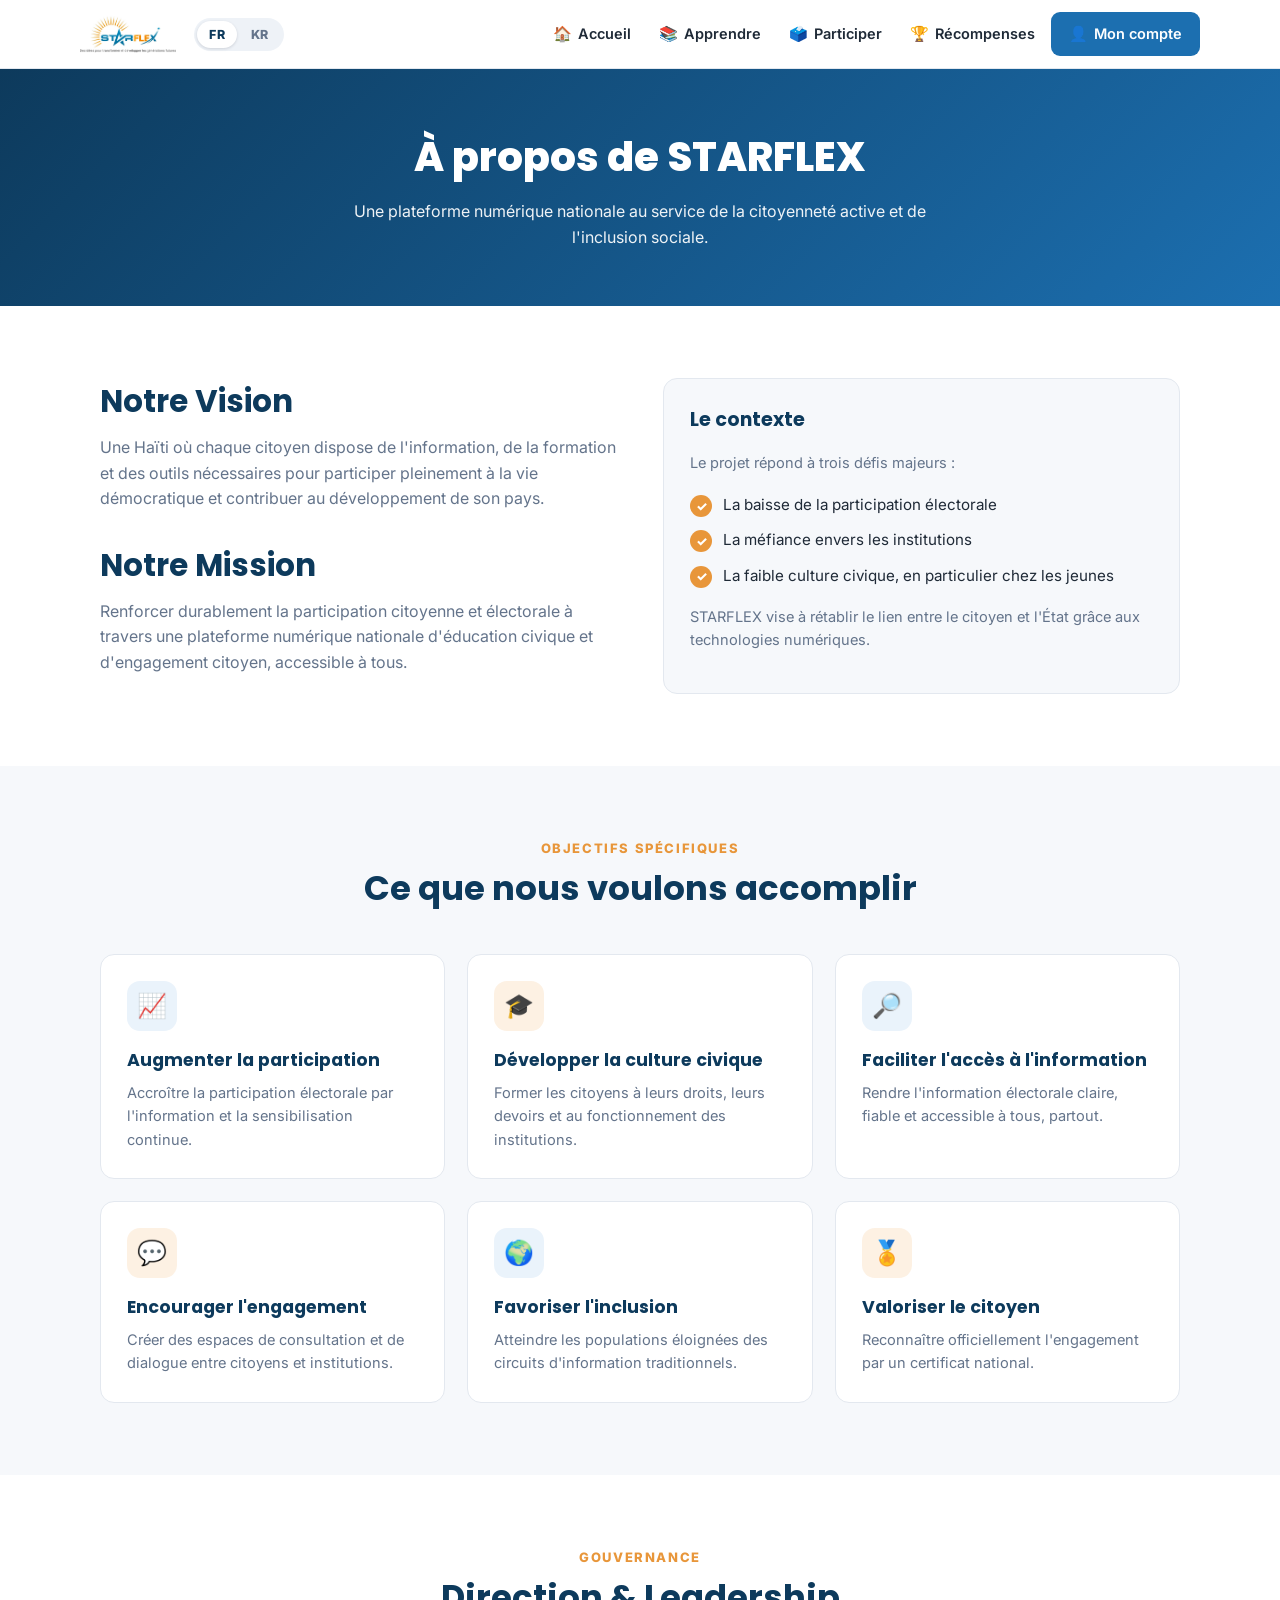
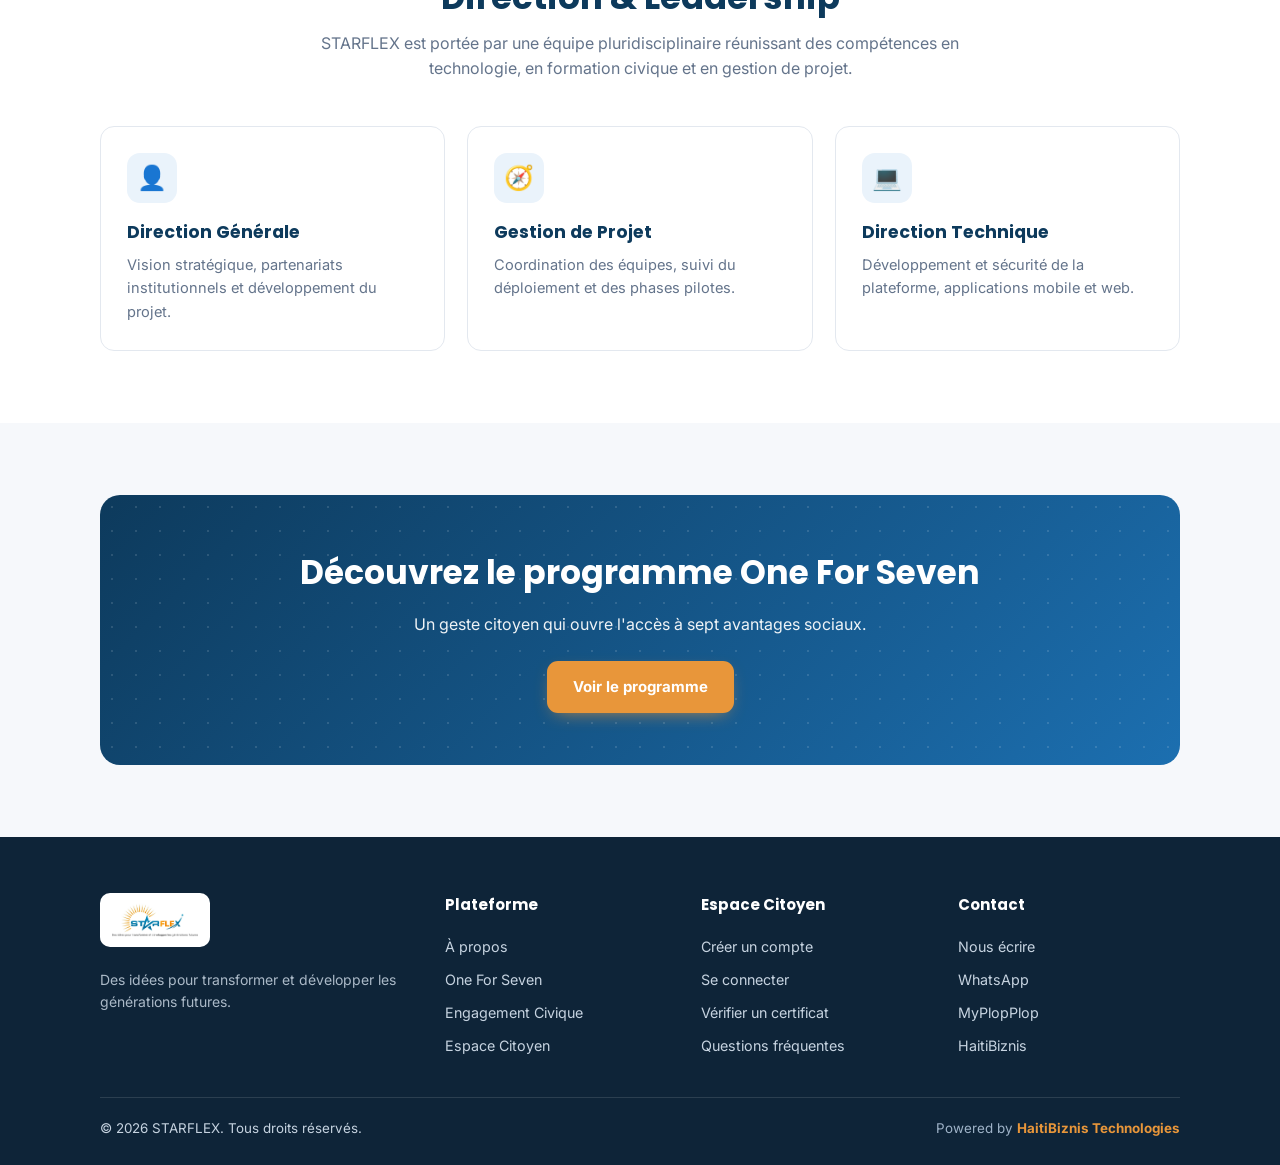
<file: about.html>
<!DOCTYPE html>
<html lang="fr">
<head>
<meta charset="UTF-8">
<meta name="viewport" content="width=device-width, initial-scale=1.0">
<title>À propos — STARFLEX</title>
<meta name="description" content="Vision, mission, objectifs et gouvernance de STARFLEX, la plateforme nationale de citoyenneté active en Haïti.">
<meta property="og:title" content="À propos — STARFLEX">
<meta property="og:description" content="Vision, mission, objectifs et gouvernance de STARFLEX, la plateforme nationale de citoyenneté active en Haïti.">
<meta property="og:image" content="https://starflexone.com/assets/og-starflex.jpg?v=2">
<meta property="og:image:secure_url" content="https://starflexone.com/assets/og-starflex.jpg?v=2">
<meta property="og:image:type" content="image/jpeg">
<meta property="og:image:width" content="1200">
<meta property="og:image:height" content="630">
<meta property="og:image:alt" content="STARFLEX — Un geste citoyen pour sept avantages sociaux">
<meta property="og:url" content="https://starflexone.com/about.html">
<meta property="og:type" content="website">
<meta property="og:site_name" content="STARFLEX">
<meta property="og:locale" content="fr_FR">
<meta name="twitter:card" content="summary_large_image">
<meta name="twitter:title" content="À propos — STARFLEX">
<meta name="twitter:description" content="Vision, mission, objectifs et gouvernance de STARFLEX, la plateforme nationale de citoyenneté active en Haïti.">
<meta name="twitter:image" content="https://starflexone.com/assets/og-starflex.jpg?v=2">
<link rel="canonical" href="https://starflexone.com/about.html">
<link rel="preconnect" href="https://fonts.googleapis.com">
<link rel="preconnect" href="https://fonts.gstatic.com" crossorigin>
<link href="https://fonts.googleapis.com/css2?family=Inter:wght@400;500;600;700&family=Poppins:wght@600;700;800&display=swap" rel="stylesheet">
<link rel="stylesheet" href="assets/starflex.css">
<link rel="stylesheet" href="assets/starflex-home.css">
<link rel="icon" href="assets/starflex-logo.png">
</head>
<body>

<header class="site-header">
  <div class="wrap nav">
    <a class="brand" href="index.html"><img src="assets/starflex-logo.png" alt="STARFLEX"></a>
    <div class="lang-switch"></div>
    <button class="burger" onclick="sfToggleNav()" data-i18n-title="nav.menu">&#9776;</button>
    <nav class="nav-links" id="navLinks">
      <a href="index.html"><span class="ni">🏠</span><span data-i18n="nav.home">Accueil</span></a>
      <a href="civic-engagement.html"><span class="ni">📚</span><span data-i18n="nav.learn">Apprendre</span></a>
      <a href="one-for-seven.html"><span class="ni">🗳️</span><span data-i18n="nav.participate">Participer</span></a>
      <a href="portal.html#certificat"><span class="ni">🏆</span><span data-i18n="nav.rewards">Récompenses</span></a>
      <a href="portal.html" class="nav-cta"><span class="ni">👤</span><span data-i18n="nav.account">Mon compte</span></a>
    </nav>
  </div>
</header>

<div class="page-hero">
  <div class="wrap">
    <h1 data-i18n="ab.1">À propos de STARFLEX</h1>
    <p data-i18n="ab.2">Une plateforme numérique nationale au service de la citoyenneté active et de l'inclusion sociale.</p>
  </div>
</div>

<section>
  <div class="wrap split">
    <div>
      <h2 data-i18n="ab.3">Notre Vision</h2>
      <p data-i18n="ab.4">Une Haïti où chaque citoyen dispose de l'information, de la formation et des outils nécessaires pour participer pleinement à la vie démocratique et contribuer au développement de son pays.</p>
      <h2 style="margin-top:34px" data-i18n="ab.5">Notre Mission</h2>
      <p data-i18n="ab.6">Renforcer durablement la participation citoyenne et électorale à travers une plateforme numérique nationale d'éducation civique et d'engagement citoyen, accessible à tous.</p>
    </div>
    <div class="card" style="background:var(--bg)">
      <h3 style="font-size:19px;margin-bottom:16px" data-i18n="ab.7">Le contexte</h3>
      <p style="margin-bottom:14px" data-i18n="ab.8">Le projet répond à trois défis majeurs :</p>
      <ul class="checklist">
        <li data-i18n="ab.9">La baisse de la participation électorale</li>
        <li data-i18n="ab.10">La méfiance envers les institutions</li>
        <li data-i18n="ab.11">La faible culture civique, en particulier chez les jeunes</li>
      </ul>
      <p style="margin-top:14px" data-i18n="ab.12">STARFLEX vise à rétablir le lien entre le citoyen et l'État grâce aux technologies numériques.</p>
    </div>
  </div>
</section>

<section class="alt">
  <div class="wrap">
    <div class="section-head">
      <div class="kicker" data-i18n="ab.k1">Objectifs Spécifiques</div>
      <h2 data-i18n="ab.13">Ce que nous voulons accomplir</h2>
    </div>
    <div class="grid grid-3">
      <div class="card"><div class="ico">📈</div><h3 data-i18n="ab.14">Augmenter la participation</h3><p data-i18n="ab.15">Accroître la participation électorale par l'information et la sensibilisation continue.</p></div>
      <div class="card orange"><div class="ico">🎓</div><h3 data-i18n="ab.16">Développer la culture civique</h3><p data-i18n="ab.17">Former les citoyens à leurs droits, leurs devoirs et au fonctionnement des institutions.</p></div>
      <div class="card"><div class="ico">🔎</div><h3 data-i18n="ab.18">Faciliter l'accès à l'information</h3><p data-i18n="ab.19">Rendre l'information électorale claire, fiable et accessible à tous, partout.</p></div>
      <div class="card orange"><div class="ico">💬</div><h3 data-i18n="ab.20">Encourager l'engagement</h3><p data-i18n="ab.21">Créer des espaces de consultation et de dialogue entre citoyens et institutions.</p></div>
      <div class="card"><div class="ico">🌍</div><h3 data-i18n="ab.22">Favoriser l'inclusion</h3><p data-i18n="ab.23">Atteindre les populations éloignées des circuits d'information traditionnels.</p></div>
      <div class="card orange"><div class="ico">🏅</div><h3 data-i18n="ab.24">Valoriser le citoyen</h3><p data-i18n="ab.25">Reconnaître officiellement l'engagement par un certificat national.</p></div>
    </div>
  </div>
</section>

<section>
  <div class="wrap">
    <div class="section-head">
      <div class="kicker" data-i18n="ab.k2">Gouvernance</div>
      <h2 data-i18n="ab.26">Direction &amp; Leadership</h2>
      <p data-i18n="ab.27">STARFLEX est portée par une équipe pluridisciplinaire réunissant des compétences en technologie, en formation civique et en gestion de projet.</p>
    </div>
    <div class="grid grid-3">
      <div class="card"><div class="ico">👤</div><h3 data-i18n="ab.28">Direction Générale</h3><p data-i18n="ab.29">Vision stratégique, partenariats institutionnels et développement du projet.</p></div>
      <div class="card"><div class="ico">🧭</div><h3 data-i18n="ab.30">Gestion de Projet</h3><p data-i18n="ab.31">Coordination des équipes, suivi du déploiement et des phases pilotes.</p></div>
      <div class="card"><div class="ico">💻</div><h3 data-i18n="ab.32">Direction Technique</h3><p data-i18n="ab.33">Développement et sécurité de la plateforme, applications mobile et web.</p></div>
    </div>
  </div>
</section>

<section class="alt">
  <div class="wrap"><div class="cta-band">
    <h2 data-i18n="ab.34">Découvrez le programme One For Seven</h2>
    <p data-i18n="ab.35">Un geste citoyen qui ouvre l'accès à sept avantages sociaux.</p>
    <a class="btn btn-orange" href="one-for-seven.html" data-i18n="ab.k3">Voir le programme</a>
  </div></div>
</section>

<footer class="site-footer">
  <div class="wrap">
    <div class="footer-grid">
      <div>
        <div class="logo-foot"><img src="assets/starflex-logo.png" alt="STARFLEX"></div>
        <p class="tag" data-i18n="foot.tag">Des idées pour transformer et développer les générations futures.</p>
      </div>
      <div>
        <h4 data-i18n="foot.platform">Plateforme</h4>
        <a href="about.html" data-i18n="foot.about">À propos</a>
        <a href="one-for-seven.html" data-i18n="foot.ofs">One For Seven</a>
        <a href="civic-engagement.html" data-i18n="foot.civic">Engagement Civique</a>
        <a href="portal.html" data-i18n="foot.citizen">Espace Citoyen</a>
      </div>
      <div>
        <h4 data-i18n="foot.citizen">Espace Citoyen</h4>
        <a href="register.html" data-i18n="foot.createacct">Créer un compte</a>
        <a href="login.html" data-i18n="foot.signin">Se connecter</a>
        <a href="certificate.html" data-i18n="foot.verifycert">Vérifier un certificat</a>
        <a href="resources.html#faq" data-i18n="foot.faq">Questions fréquentes</a>
      </div>
      <div>
        <h4 data-i18n="foot.contact">Contact</h4>
        <a href="contact.html" data-i18n="foot.write">Nous écrire</a>
        <a href="contact.html#whatsapp">WhatsApp</a>
        <a href="https://myplopplop.com" target="_blank">MyPlopPlop</a>
        <a href="https://haitibiznis.com" target="_blank">HaitiBiznis</a>
      </div>
    </div>
    <div class="footer-bottom">
      <span data-i18n="foot.rights">&copy; 2026 STARFLEX. Tous droits r&eacute;serv&eacute;s.</span>
      <span class="powered"><span data-i18n="foot.powered">Powered by</span> <b>HaitiBiznis Technologies</b></span>
    </div>
  </div>
</footer>

<script src="assets/starflex-i18n.js"></script>
<script src="assets/starflex-cms.js"></script>
</body>
</html>
</file>
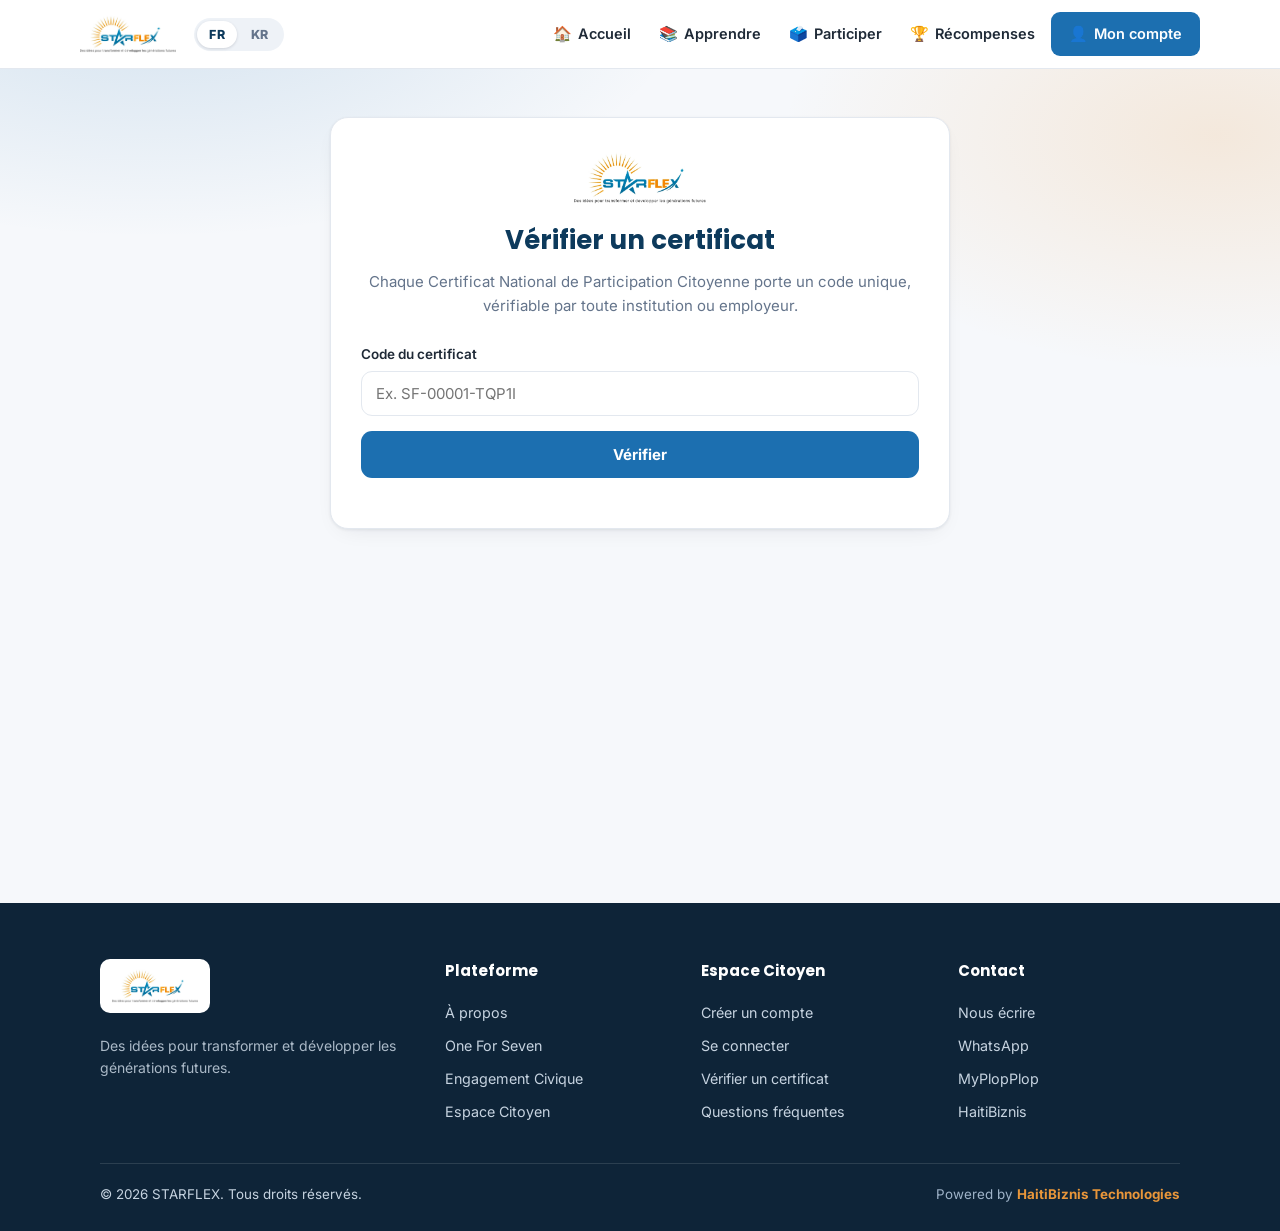
<file: certificate.html>
<!DOCTYPE html>
<html lang="fr">
<head>
<meta charset="UTF-8">
<meta name="viewport" content="width=device-width, initial-scale=1.0">
<title>Vérifier un certificat — STARFLEX</title>
<meta name="description" content="Vérifiez l'authenticité d'un Certificat National de Participation Citoyenne STARFLEX à partir de son code.">
<meta property="og:title" content="Vérifier un certificat citoyen — STARFLEX">
<meta property="og:description" content="Chaque Certificat National de Participation Citoyenne est vérifiable publiquement.">
<meta property="og:image" content="https://starflexone.com/assets/og-starflex.jpg?v=2">
<meta property="og:image:secure_url" content="https://starflexone.com/assets/og-starflex.jpg?v=2">
<meta property="og:image:type" content="image/jpeg">
<meta property="og:image:width" content="1200">
<meta property="og:image:height" content="630">
<meta property="og:image:alt" content="STARFLEX — Un geste citoyen pour sept avantages sociaux">
<meta property="og:url" content="https://starflexone.com/certificate.html">
<meta property="og:type" content="website">
<meta property="og:site_name" content="STARFLEX">
<meta property="og:locale" content="fr_FR">
<meta name="twitter:card" content="summary_large_image">
<meta name="twitter:title" content="Vérifier un certificat citoyen — STARFLEX">
<meta name="twitter:description" content="Chaque Certificat National de Participation Citoyenne est vérifiable publiquement.">
<meta name="twitter:image" content="https://starflexone.com/assets/og-starflex.jpg?v=2">
<link rel="canonical" href="https://starflexone.com/certificate.html">
<link rel="preconnect" href="https://fonts.googleapis.com">
<link rel="preconnect" href="https://fonts.gstatic.com" crossorigin>
<link href="https://fonts.googleapis.com/css2?family=Inter:wght@400;500;600;700&family=Poppins:wght@600;700;800&display=swap" rel="stylesheet">
<link rel="stylesheet" href="assets/starflex.css">
<link rel="stylesheet" href="assets/starflex-home.css">
<link rel="stylesheet" href="assets/starflex-portal.css">
<link rel="icon" href="assets/starflex-logo.png">
<style>
/* A certificate that prints cleanly on a single page. */
@media print{
  .site-header,.site-footer,.no-print{display:none!important}
  .auth-wrap{background:#fff;padding:0}
  .auth-card{box-shadow:none;border:0;max-width:none}
}
</style>
</head>
<body>

<header class="site-header">
  <div class="wrap nav">
    <a class="brand" href="index.html"><img src="assets/starflex-logo.png" alt="STARFLEX"></a>
    <div class="lang-switch"></div>
    <button class="burger" onclick="sfToggleNav()" data-i18n-title="nav.menu">&#9776;</button>
    <nav class="nav-links" id="navLinks">
      <a href="index.html"><span class="ni">🏠</span><span data-i18n="nav.home">Accueil</span></a>
      <a href="civic-engagement.html"><span class="ni">📚</span><span data-i18n="nav.learn">Apprendre</span></a>
      <a href="one-for-seven.html"><span class="ni">🗳️</span><span data-i18n="nav.participate">Participer</span></a>
      <a href="portal.html#certificat"><span class="ni">🏆</span><span data-i18n="nav.rewards">Récompenses</span></a>
      <a href="portal.html" class="nav-cta"><span class="ni">👤</span><span data-i18n="nav.account">Mon compte</span></a>
    </nav>
  </div>
</header>

<div class="auth-wrap">
  <div class="auth-card wide">
    <div class="auth-head no-print">
      <img src="assets/starflex-logo.png" alt="STARFLEX">
      <h1 data-i18n="cert.h1">Vérifier un certificat</h1>
      <p data-i18n="cert.sub">Chaque Certificat National de Participation Citoyenne porte un code unique, vérifiable par toute institution ou employeur.</p>
    </div>

    <form id="vForm" class="no-print">
      <div class="field">
        <label for="code" data-i18n="cert.code">Code du certificat</label>
        <input type="text" id="code" placeholder="Ex. SF-00001-TQP1I" autocapitalize="characters" spellcheck="false">
      </div>
      <button class="btn btn-blue btn-full" type="submit" id="submitBtn" data-i18n="cert.btn">Vérifier</button>
    </form>

    <div class="form-msg no-print" id="msg" style="margin-top:16px"></div>
    <div id="result" style="margin-top:20px"></div>
  </div>
</div>

<script src="assets/starflex-i18n.js"></script>
<script src="assets/starflex-cms.js"></script>
<script src="assets/starflex-app.js"></script>
<script>
function verify(code) {
  sfMsg('msg', '');
  document.getElementById('result').innerHTML = '';
  var btn = document.getElementById('submitBtn');
  sfBusy(btn, true, sfT('msg.verifying'));

  sfApi('/api/civic/certificate/verify/' + encodeURIComponent(code))
    .then(function (r) {
      sfBusy(btn, false);
      var c = r.data;
      document.getElementById('result').innerHTML =
        '<div class="cert">' +
          '<div class="seal">' + (c.valid ? '🏅' : '⛔') + '</div>' +
          '<div style="font-size:13px;letter-spacing:1.6px;text-transform:uppercase;font-weight:800;color:' +
            (c.valid ? '#0f7a43' : '#b3261e') + ';margin-bottom:10px">' +
            (c.valid ? sfT('cert.valid') : sfT('cert.revoked')) + '</div>' +
          '<h3>' + sfEsc(c.holder) + '</h3>' +
          '<div class="lvl">' + sfT('dash.level') + ' ' + sfEsc(sfLevelName(c.level)) + '</div>' +
          '<div class="code">' + sfEsc(c.code) + '</div>' +
          '<p>' + (c.department ? sfT('cert.dept') + ' ' + sfEsc(c.department) + ' · ' : '') +
            sfT('cert.issued') + ' ' + sfDate(c.issued_at) + '</p>' +
          '<p style="margin-top:12px;font-size:13px">' + sfT('cert.name') + '</p>' +
          '<div class="no-print" style="margin-top:16px"><button class="btn btn-outline btn-sm" onclick="window.print()">' + sfT('cert.print') + '</button></div>' +
        '</div>';
    })
    .catch(function (err) {
      sfBusy(btn, false);
      sfMsg('msg', err.status === 404 ? sfT('cert.notfound') : err.message);
    });
}

document.getElementById('vForm').addEventListener('submit', function (e) {
  e.preventDefault();
  var code = document.getElementById('code').value.trim().toUpperCase();
  if (!code) return sfMsg('msg', sfT('cert.enter'));
  verify(code);
});

// Support certificate.html?code=SF-XXXXX-XXXXX for shared links and QR codes.
var m = location.search.match(/[?&]code=([^&]+)/);
if (m) {
  var code = decodeURIComponent(m[1]).trim().toUpperCase();
  document.getElementById('code').value = code;
  verify(code);
}
</script>

<footer class="site-footer">
  <div class="wrap">
    <div class="footer-grid">
      <div>
        <div class="logo-foot"><img src="assets/starflex-logo.png" alt="STARFLEX"></div>
        <p class="tag" data-i18n="foot.tag">Des idées pour transformer et développer les générations futures.</p>
      </div>
      <div>
        <h4 data-i18n="foot.platform">Plateforme</h4>
        <a href="about.html" data-i18n="foot.about">À propos</a>
        <a href="one-for-seven.html" data-i18n="foot.ofs">One For Seven</a>
        <a href="civic-engagement.html" data-i18n="foot.civic">Engagement Civique</a>
        <a href="portal.html" data-i18n="foot.citizen">Espace Citoyen</a>
      </div>
      <div>
        <h4 data-i18n="foot.citizen">Espace Citoyen</h4>
        <a href="register.html" data-i18n="foot.createacct">Créer un compte</a>
        <a href="login.html" data-i18n="foot.signin">Se connecter</a>
        <a href="certificate.html" data-i18n="foot.verifycert">Vérifier un certificat</a>
        <a href="resources.html#faq" data-i18n="foot.faq">Questions fréquentes</a>
      </div>
      <div>
        <h4 data-i18n="foot.contact">Contact</h4>
        <a href="contact.html" data-i18n="foot.write">Nous écrire</a>
        <a href="contact.html#whatsapp">WhatsApp</a>
        <a href="https://myplopplop.com" target="_blank">MyPlopPlop</a>
        <a href="https://haitibiznis.com" target="_blank">HaitiBiznis</a>
      </div>
    </div>
    <div class="footer-bottom">
      <span data-i18n="foot.rights">&copy; 2026 STARFLEX. Tous droits r&eacute;serv&eacute;s.</span>
      <span class="powered"><span data-i18n="foot.powered">Powered by</span> <b>HaitiBiznis Technologies</b></span>
    </div>
  </div>
</footer>

</body>
</html>
</file>
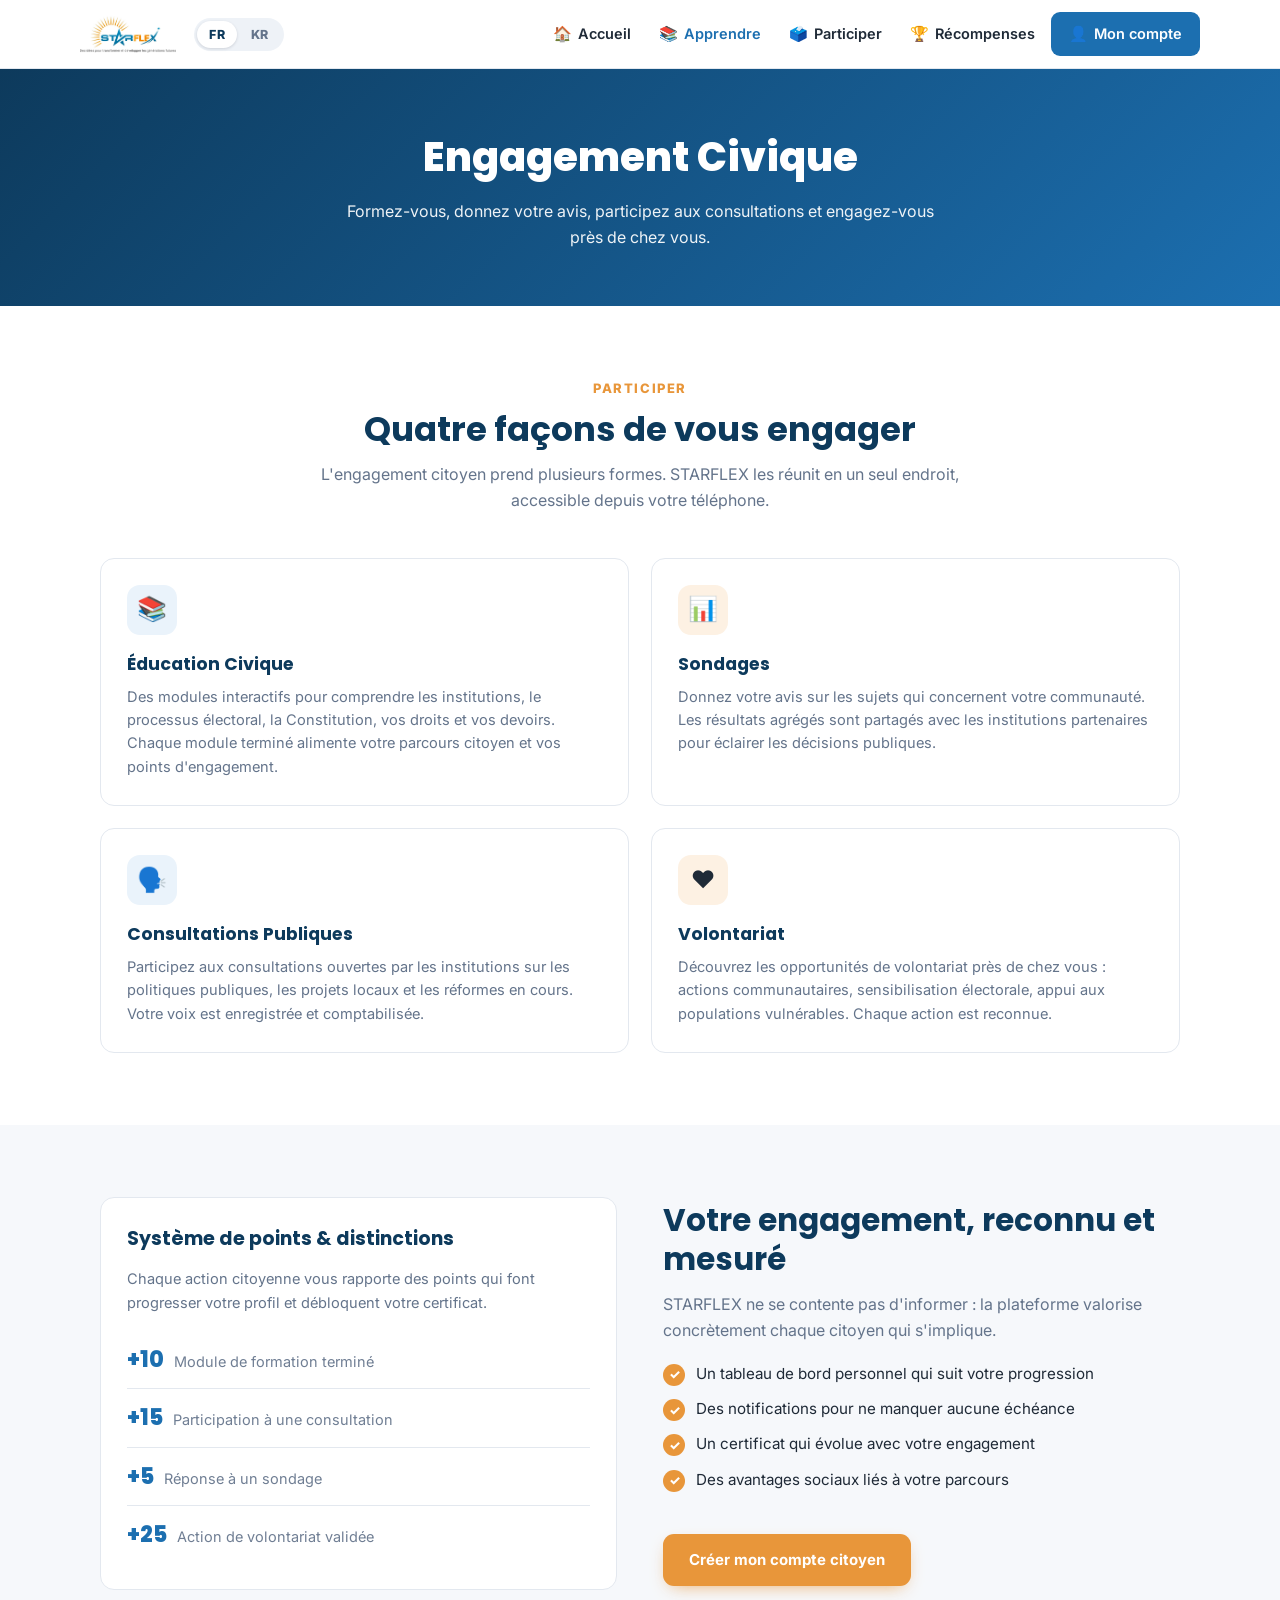
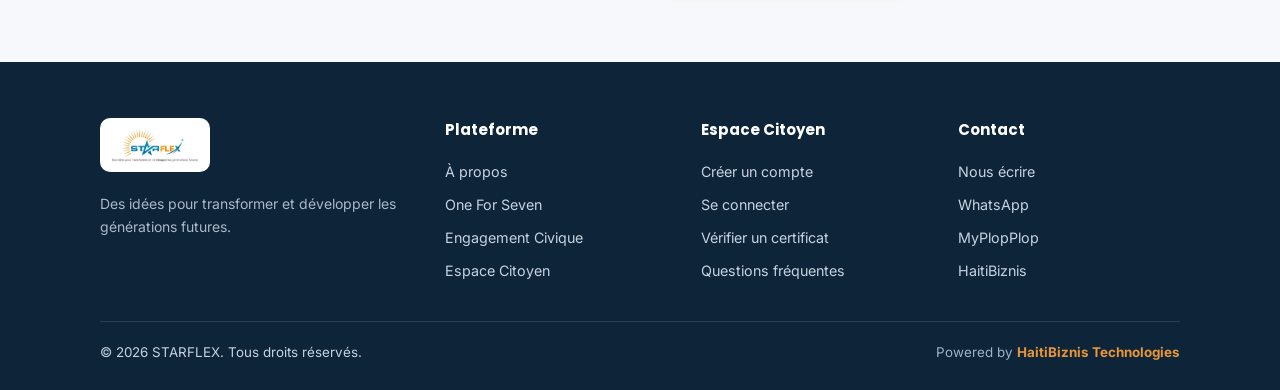
<file: civic-engagement.html>
<!DOCTYPE html>
<html lang="fr">
<head>
<meta charset="UTF-8">
<meta name="viewport" content="width=device-width, initial-scale=1.0">
<title>Engagement Civique — STARFLEX</title>
<meta name="description" content="Éducation civique, sondages, consultations publiques et volontariat : quatre façons de vous engager avec STARFLEX.">
<meta property="og:title" content="Engagement Civique — STARFLEX">
<meta property="og:description" content="Éducation civique, sondages, consultations publiques et volontariat : quatre façons de vous engager avec STARFLEX.">
<meta property="og:image" content="https://starflexone.com/assets/og-starflex.jpg?v=2">
<meta property="og:image:secure_url" content="https://starflexone.com/assets/og-starflex.jpg?v=2">
<meta property="og:image:type" content="image/jpeg">
<meta property="og:image:width" content="1200">
<meta property="og:image:height" content="630">
<meta property="og:image:alt" content="STARFLEX — Un geste citoyen pour sept avantages sociaux">
<meta property="og:url" content="https://starflexone.com/civic-engagement.html">
<meta property="og:type" content="website">
<meta property="og:site_name" content="STARFLEX">
<meta property="og:locale" content="fr_FR">
<meta name="twitter:card" content="summary_large_image">
<meta name="twitter:title" content="Engagement Civique — STARFLEX">
<meta name="twitter:description" content="Éducation civique, sondages, consultations publiques et volontariat : quatre façons de vous engager avec STARFLEX.">
<meta name="twitter:image" content="https://starflexone.com/assets/og-starflex.jpg?v=2">
<link rel="canonical" href="https://starflexone.com/civic-engagement.html">
<link rel="preconnect" href="https://fonts.googleapis.com">
<link rel="preconnect" href="https://fonts.gstatic.com" crossorigin>
<link href="https://fonts.googleapis.com/css2?family=Inter:wght@400;500;600;700&family=Poppins:wght@600;700;800&display=swap" rel="stylesheet">
<link rel="stylesheet" href="assets/starflex.css">
<link rel="stylesheet" href="assets/starflex-home.css">
<link rel="icon" href="assets/starflex-logo.png">
</head>
<body>

<header class="site-header">
  <div class="wrap nav">
    <a class="brand" href="index.html"><img src="assets/starflex-logo.png" alt="STARFLEX"></a>
    <div class="lang-switch"></div>
    <button class="burger" onclick="sfToggleNav()" data-i18n-title="nav.menu">&#9776;</button>
    <nav class="nav-links" id="navLinks">
      <a href="index.html"><span class="ni">🏠</span><span data-i18n="nav.home">Accueil</span></a>
      <a href="civic-engagement.html" class="active"><span class="ni">📚</span><span data-i18n="nav.learn">Apprendre</span></a>
      <a href="one-for-seven.html"><span class="ni">🗳️</span><span data-i18n="nav.participate">Participer</span></a>
      <a href="portal.html#certificat"><span class="ni">🏆</span><span data-i18n="nav.rewards">Récompenses</span></a>
      <a href="portal.html" class="nav-cta"><span class="ni">👤</span><span data-i18n="nav.account">Mon compte</span></a>
    </nav>
  </div>
</header>

<div class="page-hero">
  <div class="wrap">
    <h1 data-i18n="ce.1">Engagement Civique</h1>
    <p data-i18n="ce.2">Formez-vous, donnez votre avis, participez aux consultations et engagez-vous près de chez vous.</p>
  </div>
</div>

<section>
  <div class="wrap">
    <div class="section-head">
      <div class="kicker" data-i18n="ce.k1">Participer</div>
      <h2 data-i18n="ce.3">Quatre façons de vous engager</h2>
      <p data-i18n="ce.4">L'engagement citoyen prend plusieurs formes. STARFLEX les réunit en un seul endroit, accessible depuis votre téléphone.</p>
    </div>
    <div class="grid grid-2">
      <div class="card"><div class="ico">📚</div><h3 data-i18n="ce.5">Éducation Civique</h3><p data-i18n="ce.6">Des modules interactifs pour comprendre les institutions, le processus électoral, la Constitution, vos droits et vos devoirs. Chaque module terminé alimente votre parcours citoyen et vos points d'engagement.</p></div>
      <div class="card orange"><div class="ico">📊</div><h3 data-i18n="ce.7">Sondages</h3><p data-i18n="ce.8">Donnez votre avis sur les sujets qui concernent votre communauté. Les résultats agrégés sont partagés avec les institutions partenaires pour éclairer les décisions publiques.</p></div>
      <div class="card"><div class="ico">🗣️</div><h3 data-i18n="ce.9">Consultations Publiques</h3><p data-i18n="ce.10">Participez aux consultations ouvertes par les institutions sur les politiques publiques, les projets locaux et les réformes en cours. Votre voix est enregistrée et comptabilisée.</p></div>
      <div class="card orange"><div class="ico">❤️</div><h3 data-i18n="ce.11">Volontariat</h3><p data-i18n="ce.12">Découvrez les opportunités de volontariat près de chez vous : actions communautaires, sensibilisation électorale, appui aux populations vulnérables. Chaque action est reconnue.</p></div>
    </div>
  </div>
</section>

<section class="alt">
  <div class="wrap split">
    <div class="card" style="background:#fff">
      <h3 style="font-size:19px;margin-bottom:14px" data-i18n="ce.13">Système de points &amp; distinctions</h3>
      <p style="color:var(--muted);margin-bottom:16px" data-i18n="ce.14">Chaque action citoyenne vous rapporte des points qui font progresser votre profil et débloquent votre certificat.</p>
      <div class="hero-stat" style="border-bottom:1px solid var(--line)"><b style="color:var(--blue);font-family:var(--font-head);font-size:22px">+10</b><span style="color:var(--muted);font-size:14.5px" data-i18n="ce.k2">Module de formation terminé</span></div>
      <div class="hero-stat" style="border-bottom:1px solid var(--line)"><b style="color:var(--blue);font-family:var(--font-head);font-size:22px">+15</b><span style="color:var(--muted);font-size:14.5px" data-i18n="ce.k3">Participation à une consultation</span></div>
      <div class="hero-stat" style="border-bottom:1px solid var(--line)"><b style="color:var(--blue);font-family:var(--font-head);font-size:22px">+5</b><span style="color:var(--muted);font-size:14.5px" data-i18n="ce.k4">Réponse à un sondage</span></div>
      <div class="hero-stat"><b style="color:var(--blue);font-family:var(--font-head);font-size:22px">+25</b><span style="color:var(--muted);font-size:14.5px" data-i18n="ce.k5">Action de volontariat validée</span></div>
    </div>
    <div>
      <h2 data-i18n="ce.15">Votre engagement, reconnu et mesuré</h2>
      <p data-i18n="ce.16">STARFLEX ne se contente pas d'informer : la plateforme valorise concrètement chaque citoyen qui s'implique.</p>
      <ul class="checklist">
        <li data-i18n="ce.17">Un tableau de bord personnel qui suit votre progression</li>
        <li data-i18n="ce.18">Des notifications pour ne manquer aucune échéance</li>
        <li data-i18n="ce.19">Un certificat qui évolue avec votre engagement</li>
        <li data-i18n="ce.20">Des avantages sociaux liés à votre parcours</li>
      </ul>
      <a class="btn btn-orange mt-24" href="portal.html" data-i18n="ce.k6">Créer mon compte citoyen</a>
    </div>
  </div>
</section>

<footer class="site-footer">
  <div class="wrap">
    <div class="footer-grid">
      <div>
        <div class="logo-foot"><img src="assets/starflex-logo.png" alt="STARFLEX"></div>
        <p class="tag" data-i18n="foot.tag">Des idées pour transformer et développer les générations futures.</p>
      </div>
      <div>
        <h4 data-i18n="foot.platform">Plateforme</h4>
        <a href="about.html" data-i18n="foot.about">À propos</a>
        <a href="one-for-seven.html" data-i18n="foot.ofs">One For Seven</a>
        <a href="civic-engagement.html" data-i18n="foot.civic">Engagement Civique</a>
        <a href="portal.html" data-i18n="foot.citizen">Espace Citoyen</a>
      </div>
      <div>
        <h4 data-i18n="foot.citizen">Espace Citoyen</h4>
        <a href="register.html" data-i18n="foot.createacct">Créer un compte</a>
        <a href="login.html" data-i18n="foot.signin">Se connecter</a>
        <a href="certificate.html" data-i18n="foot.verifycert">Vérifier un certificat</a>
        <a href="resources.html#faq" data-i18n="foot.faq">Questions fréquentes</a>
      </div>
      <div>
        <h4 data-i18n="foot.contact">Contact</h4>
        <a href="contact.html" data-i18n="foot.write">Nous écrire</a>
        <a href="contact.html#whatsapp">WhatsApp</a>
        <a href="https://myplopplop.com" target="_blank">MyPlopPlop</a>
        <a href="https://haitibiznis.com" target="_blank">HaitiBiznis</a>
      </div>
    </div>
    <div class="footer-bottom">
      <span data-i18n="foot.rights">&copy; 2026 STARFLEX. Tous droits r&eacute;serv&eacute;s.</span>
      <span class="powered"><span data-i18n="foot.powered">Powered by</span> <b>HaitiBiznis Technologies</b></span>
    </div>
  </div>
</footer>

<script src="assets/starflex-i18n.js"></script>
<script src="assets/starflex-cms.js"></script>
</body>
</html>
</file>
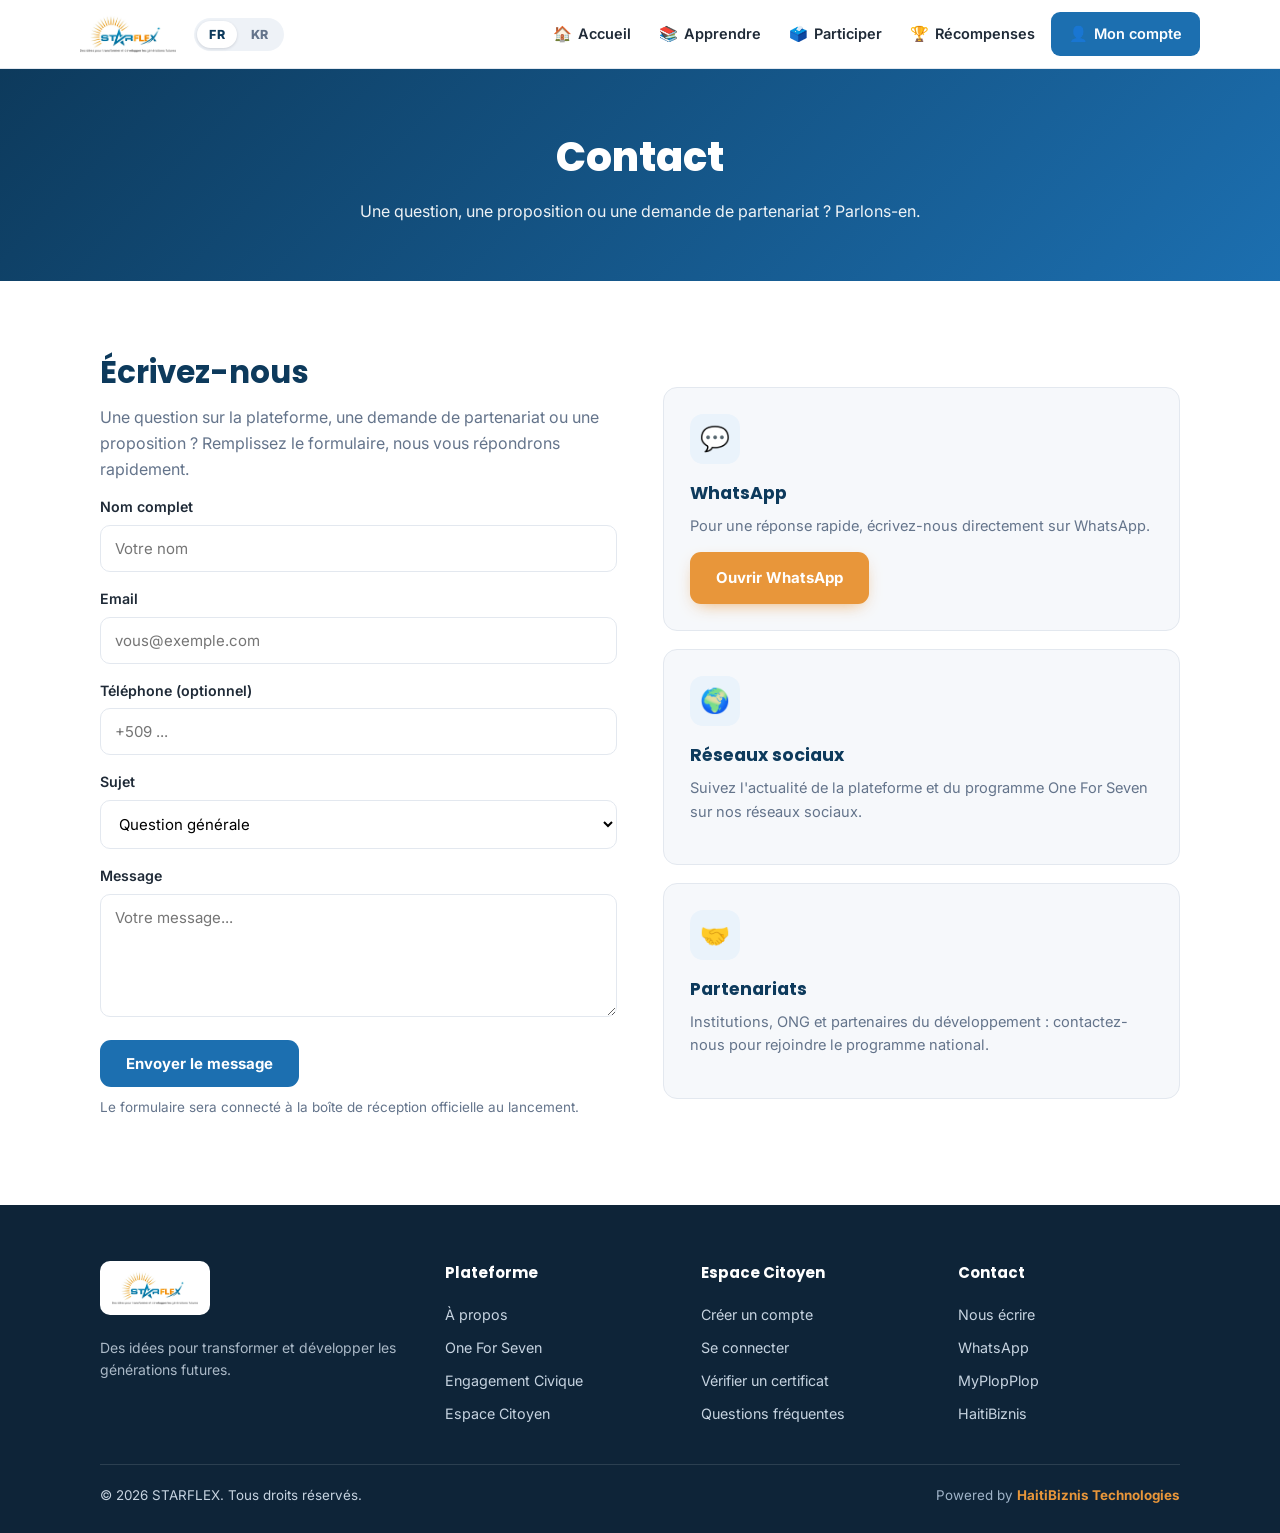
<file: contact.html>
<!DOCTYPE html>
<html lang="fr">
<head>
<meta charset="UTF-8">
<meta name="viewport" content="width=device-width, initial-scale=1.0">
<title>Contact — STARFLEX</title>
<meta name="description" content="Contactez l'équipe STARFLEX : formulaire, WhatsApp et partenariats.">
<meta property="og:title" content="Contact — STARFLEX">
<meta property="og:description" content="Contactez l'équipe STARFLEX : formulaire, WhatsApp et partenariats.">
<meta property="og:image" content="https://starflexone.com/assets/og-starflex.jpg?v=2">
<meta property="og:image:secure_url" content="https://starflexone.com/assets/og-starflex.jpg?v=2">
<meta property="og:image:type" content="image/jpeg">
<meta property="og:image:width" content="1200">
<meta property="og:image:height" content="630">
<meta property="og:image:alt" content="STARFLEX — Un geste citoyen pour sept avantages sociaux">
<meta property="og:url" content="https://starflexone.com/contact.html">
<meta property="og:type" content="website">
<meta property="og:site_name" content="STARFLEX">
<meta property="og:locale" content="fr_FR">
<meta name="twitter:card" content="summary_large_image">
<meta name="twitter:title" content="Contact — STARFLEX">
<meta name="twitter:description" content="Contactez l'équipe STARFLEX : formulaire, WhatsApp et partenariats.">
<meta name="twitter:image" content="https://starflexone.com/assets/og-starflex.jpg?v=2">
<link rel="canonical" href="https://starflexone.com/contact.html">
<link rel="preconnect" href="https://fonts.googleapis.com">
<link rel="preconnect" href="https://fonts.gstatic.com" crossorigin>
<link href="https://fonts.googleapis.com/css2?family=Inter:wght@400;500;600;700&family=Poppins:wght@600;700;800&display=swap" rel="stylesheet">
<link rel="stylesheet" href="assets/starflex.css">
<link rel="stylesheet" href="assets/starflex-home.css">
<link rel="icon" href="assets/starflex-logo.png">
</head>
<body>

<header class="site-header">
  <div class="wrap nav">
    <a class="brand" href="index.html"><img src="assets/starflex-logo.png" alt="STARFLEX"></a>
    <div class="lang-switch"></div>
    <button class="burger" onclick="sfToggleNav()" data-i18n-title="nav.menu">&#9776;</button>
    <nav class="nav-links" id="navLinks">
      <a href="index.html"><span class="ni">🏠</span><span data-i18n="nav.home">Accueil</span></a>
      <a href="civic-engagement.html"><span class="ni">📚</span><span data-i18n="nav.learn">Apprendre</span></a>
      <a href="one-for-seven.html"><span class="ni">🗳️</span><span data-i18n="nav.participate">Participer</span></a>
      <a href="portal.html#certificat"><span class="ni">🏆</span><span data-i18n="nav.rewards">Récompenses</span></a>
      <a href="portal.html" class="nav-cta"><span class="ni">👤</span><span data-i18n="nav.account">Mon compte</span></a>
    </nav>
  </div>
</header>

<div class="page-hero">
  <div class="wrap">
    <h1 data-i18n="ct.1">Contact</h1>
    <p data-i18n="ct.2">Une question, une proposition ou une demande de partenariat ? Parlons-en.</p>
  </div>
</div>

<section>
  <div class="wrap split">
    <div>
      <h2 data-i18n="ct.3">Écrivez-nous</h2>
      <p data-i18n="ct.4">Une question sur la plateforme, une demande de partenariat ou une proposition ? Remplissez le formulaire, nous vous répondrons rapidement.</p>
      <form onsubmit="event.preventDefault();document.getElementById('formOk').style.display='block';this.reset();">
        <div class="field"><label for="cname" data-i18n="ct.5">Nom complet</label><input id="cname" required placeholder="Votre nom"></div>
        <div class="field"><label for="cemail" data-i18n="ct.6">Email</label><input id="cemail" type="email" required placeholder="vous@exemple.com"></div>
        <div class="field"><label for="cphone" data-i18n="ct.7">Téléphone (optionnel)</label><input id="cphone" type="tel" placeholder="+509 ..."></div>
        <div class="field"><label for="csubject" data-i18n="ct.8">Sujet</label>
          <select id="csubject">
            <option data-i18n="ct.k1">Question générale</option>
            <option data-i18n="ct.k2">Demande de partenariat</option>
            <option data-i18n="ct.k3">Presse &amp; médias</option>
            <option data-i18n="ct.k4">Support technique</option>
          </select>
        </div>
        <div class="field"><label for="cmsg" data-i18n="ct.9">Message</label><textarea id="cmsg" rows="5" required placeholder="Votre message..."></textarea></div>
        <button class="btn btn-blue" type="submit" data-i18n="ct.10">Envoyer le message</button>
        <div id="formOk" style="display:none;margin-top:14px;color:#0f9d55;font-weight:700" data-i18n="ct.k5">✓ Merci ! Votre message a bien été envoyé.</div>
        <p class="form-note" data-i18n="ct.11">Le formulaire sera connecté à la boîte de réception officielle au lancement.</p>
      </form>
    </div>
    <div>
      <div class="card" id="whatsapp" style="background:var(--bg);margin-bottom:18px">
        <div class="ico">💬</div>
        <h3 data-i18n="ct.12">WhatsApp</h3>
        <p style="margin-bottom:14px" data-i18n="ct.13">Pour une réponse rapide, écrivez-nous directement sur WhatsApp.</p>
        <a class="btn btn-orange" href="https://wa.me/50946859702" target="_blank" data-i18n="ct.k6">Ouvrir WhatsApp</a>
      </div>
      <div class="card" style="background:var(--bg);margin-bottom:18px">
        <div class="ico">🌍</div>
        <h3 data-i18n="ct.14">Réseaux sociaux</h3>
        <p data-i18n="ct.15">Suivez l'actualité de la plateforme et du programme One For Seven sur nos réseaux sociaux.</p>
      </div>
      <div class="card" style="background:var(--bg)">
        <div class="ico">🤝</div>
        <h3 data-i18n="ct.16">Partenariats</h3>
        <p data-i18n="ct.17">Institutions, ONG et partenaires du développement : contactez-nous pour rejoindre le programme national.</p>
      </div>
    </div>
  </div>
</section>

<footer class="site-footer">
  <div class="wrap">
    <div class="footer-grid">
      <div>
        <div class="logo-foot"><img src="assets/starflex-logo.png" alt="STARFLEX"></div>
        <p class="tag" data-i18n="foot.tag">Des idées pour transformer et développer les générations futures.</p>
      </div>
      <div>
        <h4 data-i18n="foot.platform">Plateforme</h4>
        <a href="about.html" data-i18n="foot.about">À propos</a>
        <a href="one-for-seven.html" data-i18n="foot.ofs">One For Seven</a>
        <a href="civic-engagement.html" data-i18n="foot.civic">Engagement Civique</a>
        <a href="portal.html" data-i18n="foot.citizen">Espace Citoyen</a>
      </div>
      <div>
        <h4 data-i18n="foot.citizen">Espace Citoyen</h4>
        <a href="register.html" data-i18n="foot.createacct">Créer un compte</a>
        <a href="login.html" data-i18n="foot.signin">Se connecter</a>
        <a href="certificate.html" data-i18n="foot.verifycert">Vérifier un certificat</a>
        <a href="resources.html#faq" data-i18n="foot.faq">Questions fréquentes</a>
      </div>
      <div>
        <h4 data-i18n="foot.contact">Contact</h4>
        <a href="contact.html" data-i18n="foot.write">Nous écrire</a>
        <a href="contact.html#whatsapp">WhatsApp</a>
        <a href="https://myplopplop.com" target="_blank">MyPlopPlop</a>
        <a href="https://haitibiznis.com" target="_blank">HaitiBiznis</a>
      </div>
    </div>
    <div class="footer-bottom">
      <span data-i18n="foot.rights">&copy; 2026 STARFLEX. Tous droits r&eacute;serv&eacute;s.</span>
      <span class="powered"><span data-i18n="foot.powered">Powered by</span> <b>HaitiBiznis Technologies</b></span>
    </div>
  </div>
</footer>

<script src="assets/starflex-i18n.js"></script>
<script src="assets/starflex-cms.js"></script>
</body>
</html>
</file>
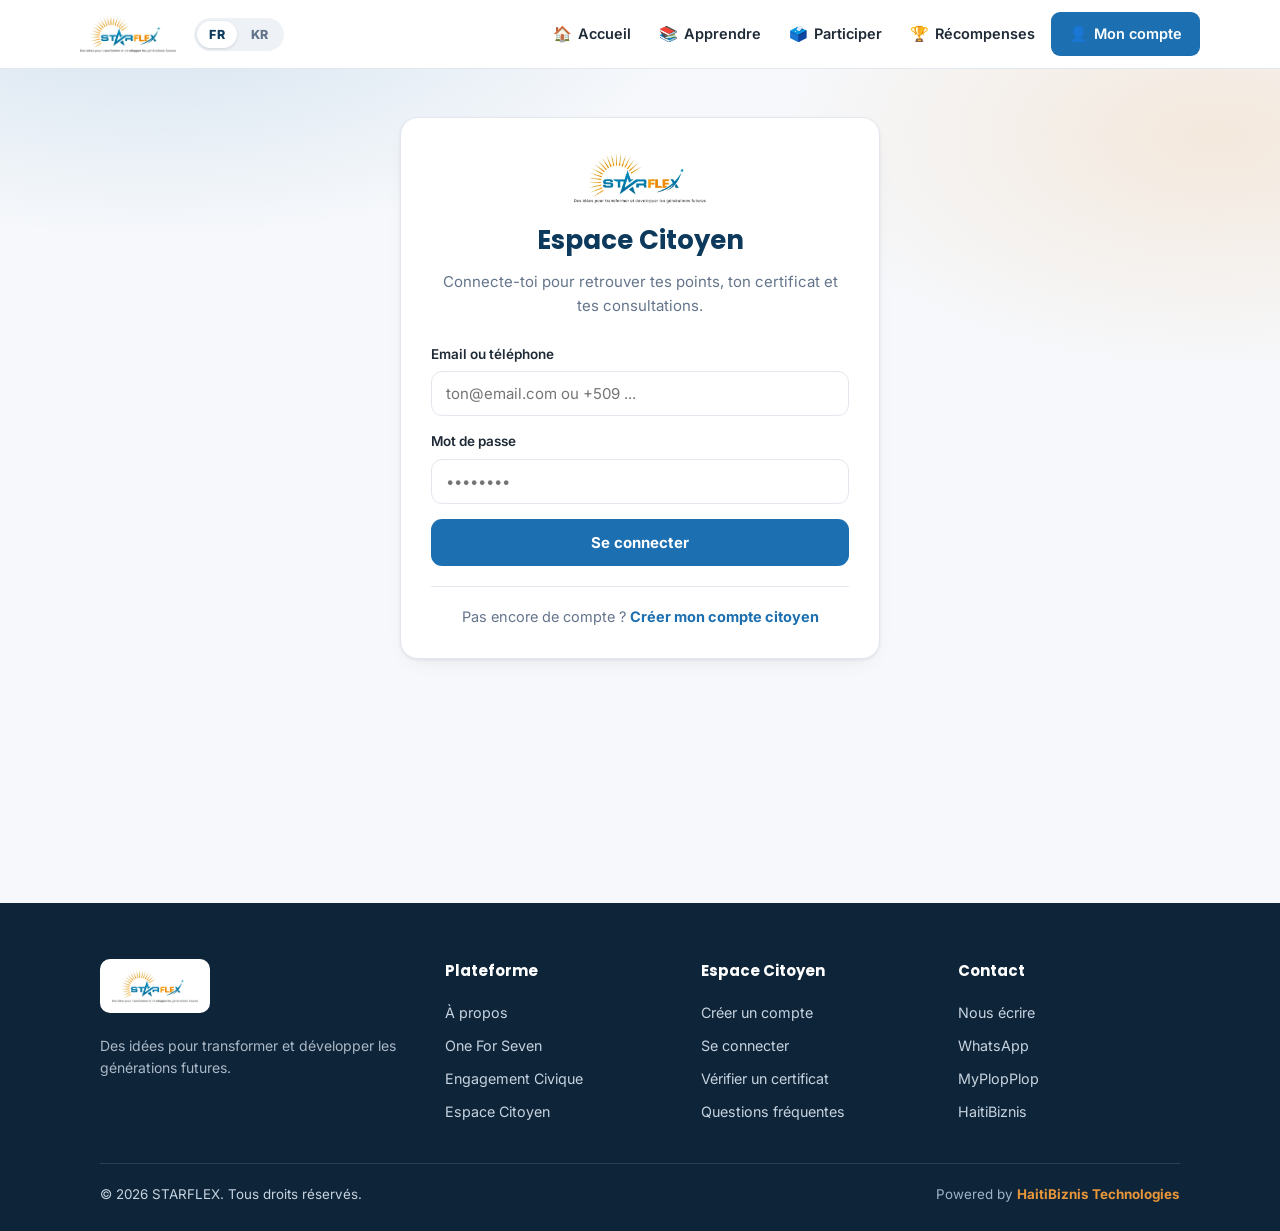
<file: dashboard.html>
<!DOCTYPE html>
<html lang="fr">
<head>
<meta charset="UTF-8">
<meta name="viewport" content="width=device-width, initial-scale=1.0">
<title>Mon espace citoyen — STARFLEX</title>
<meta name="description" content="Votre tableau de bord STARFLEX : points d'engagement, formations civiques, consultations publiques, volontariat et certificat national.">
<meta property="og:title" content="Mon espace citoyen — STARFLEX">
<meta property="og:description" content="Votre tableau de bord STARFLEX : points d'engagement, formations civiques, consultations publiques, volontariat et certificat national.">
<meta property="og:image" content="https://starflexone.com/assets/og-starflex.jpg?v=2">
<meta property="og:image:secure_url" content="https://starflexone.com/assets/og-starflex.jpg?v=2">
<meta property="og:image:type" content="image/jpeg">
<meta property="og:image:width" content="1200">
<meta property="og:image:height" content="630">
<meta property="og:image:alt" content="STARFLEX — Un geste citoyen pour sept avantages sociaux">
<meta property="og:url" content="https://starflexone.com/dashboard.html">
<meta property="og:type" content="website">
<meta property="og:site_name" content="STARFLEX">
<meta property="og:locale" content="fr_FR">
<meta name="twitter:card" content="summary_large_image">
<meta name="twitter:title" content="Mon espace citoyen — STARFLEX">
<meta name="twitter:description" content="Votre tableau de bord STARFLEX : points d'engagement, formations civiques, consultations publiques, volontariat et certificat national.">
<meta name="twitter:image" content="https://starflexone.com/assets/og-starflex.jpg?v=2">
<link rel="canonical" href="https://starflexone.com/dashboard.html">
<meta name="robots" content="noindex, nofollow">
<link rel="preconnect" href="https://fonts.googleapis.com">
<link rel="preconnect" href="https://fonts.gstatic.com" crossorigin>
<link href="https://fonts.googleapis.com/css2?family=Inter:wght@400;500;600;700&family=Poppins:wght@600;700;800&display=swap" rel="stylesheet">
<link rel="stylesheet" href="assets/starflex.css">
<link rel="stylesheet" href="assets/starflex-home.css">
<link rel="stylesheet" href="assets/starflex-portal.css">
<link rel="icon" href="assets/starflex-logo.png">
</head>
<body>

<header class="site-header">
  <div class="wrap nav">
    <a class="brand" href="index.html"><img src="assets/starflex-logo.png" alt="STARFLEX"></a>
    <div class="lang-switch"></div>
    <button class="burger" onclick="sfToggleNav()" data-i18n-title="nav.menu">&#9776;</button>
    <nav class="nav-links" id="navLinks">
      <a href="index.html"><span class="ni">🏠</span><span data-i18n="nav.home">Accueil</span></a>
      <a href="civic-engagement.html"><span class="ni">📚</span><span data-i18n="nav.learn">Apprendre</span></a>
      <a href="one-for-seven.html"><span class="ni">🗳️</span><span data-i18n="nav.participate">Participer</span></a>
      <a href="portal.html#certificat"><span class="ni">🏆</span><span data-i18n="nav.rewards">Récompenses</span></a>
      <a href="dashboard.html" class="active"><span class="ni">👤</span><span data-i18n="nav.myspace">Mon espace</span></a>
      <a href="#" onclick="event.preventDefault();sfLogout()" class="nav-cta"
         style="background:#eef1f6!important;color:var(--blue-ink)!important" data-i18n="nav.logout">Déconnexion</a>
    </nav>
  </div>
</header>

<div class="dash">
  <div class="wrap">

    <!-- Summary -->
    <div class="dash-top">
      <div class="dash-hi">
        <span class="eyebrow" data-i18n="dash.eyebrow">Espace Citoyen</span>
        <h1 id="greeting">Bonjour</h1>
        <p id="greetSub" data-i18n="dash.loading">Chargement de votre parcours citoyen…</p>
      </div>
      <div class="ring">
        <svg width="132" height="132" viewBox="0 0 132 132">
          <circle cx="66" cy="66" r="58" fill="none" stroke="rgba(255,255,255,.22)" stroke-width="11"></circle>
          <circle id="ringArc" cx="66" cy="66" r="58" fill="none" stroke="#e8963a" stroke-width="11"
                  stroke-linecap="round" stroke-dasharray="364" stroke-dashoffset="364"
                  style="transition:stroke-dashoffset .8s ease"></circle>
        </svg>
        <div class="val"><b id="ptsVal">0</b><span data-i18n="dash.points">points</span></div>
      </div>
    </div>

    <div class="stat-grid">
      <div class="stat"><div class="ico">📚</div><b id="sModules">–</b><span data-i18n="dash.stat1">Formations terminées</span></div>
      <div class="stat"><div class="ico">🗳️</div><b id="sConsult">–</b><span data-i18n="dash.stat2">Consultations</span></div>
      <div class="stat"><div class="ico">🤝</div><b id="sVol">–</b><span data-i18n="dash.stat3">Engagements bénévoles</span></div>
      <div class="stat"><div class="ico">🔔</div><b id="sNotif">–</b><span data-i18n="dash.stat4">Notifications non lues</span></div>
    </div>

    <!-- Certificate -->
    <div class="panel" id="certPanel">
      <div class="panel-head">
        <div>
          <h2 data-i18n="dash.certh">Certificat National de Participation Citoyenne</h2>
          <p data-i18n="dash.certs">Délivré automatiquement dès 30 points, et vérifiable publiquement.</p>
        </div>
      </div>
      <div id="certBody"><div class="skeleton"></div></div>
    </div>

    <!-- Tabs -->
    <div class="tabs" id="tabs">
      <button class="on" data-tab="modules" data-i18n="dash.tab1">Formations</button>
      <button data-tab="consultations" data-i18n="dash.tab2">Consultations</button>
      <button data-tab="volunteer" data-i18n="dash.tab3">Volontariat</button>
      <button data-tab="notifications" data-i18n="dash.tab4">Notifications</button>
      <button data-tab="profile" data-i18n="dash.tab5">Mon profil</button>
    </div>

    <div class="panel">
      <div class="panel-head">
        <div>
          <h2 id="tabTitle">Formations civiques</h2>
          <p id="tabSub">Comprendre vos droits, vos devoirs et le fonctionnement des institutions.</p>
        </div>
        <div id="tabAction"></div>
      </div>
      <div id="tabBody"><div class="skeleton"></div></div>
    </div>

    <!-- Recent activity -->
    <div class="panel">
      <div class="panel-head"><div><h2 data-i18n="dash.activity">Activité récente</h2><p data-i18n="dash.activitys">Chaque point est enregistré et traçable.</p></div></div>
      <div id="activity"><div class="skeleton" style="height:52px"></div></div>
    </div>

  </div>
</div>

<!-- Modal -->
<div class="modal" id="modal">
  <div class="modal-box">
    <h2 id="mTitle"></h2>
    <div class="sub" id="mSub"></div>
    <div class="modal-body" id="mBody"></div>
    <div class="modal-actions" id="mActions"></div>
  </div>
</div>

<script src="assets/starflex-i18n.js"></script>
<script src="assets/starflex-cms.js"></script>
<script src="assets/starflex-app.js"></script>
<script>
if (sfRequireAuth()) {

var me = sfUser() || {};
var dash = null;

/* ── Overview ───────────────────────────────────────────────────────────── */
function firstName(n) { return String(n || '').trim().split(' ')[0] || 'citoyen'; }

function paintOverview(d) {
  dash = d;
  document.getElementById('greeting').textContent = sfT('dash.hello') + ', ' + firstName(me.full_name);

  var next = sfNextLevel(d.points);
  var sub = document.getElementById('greetSub');
  sub.removeAttribute('data-i18n');
  sub.textContent = next ? sfT('dash.next', { n: next.need, lvl: next.label }) : sfT('dash.maxed');

  document.getElementById('ptsVal').textContent = d.points;
  document.getElementById('sModules').textContent = d.modules_completed;
  document.getElementById('sConsult').textContent = d.consultations_answered;
  document.getElementById('sVol').textContent = d.volunteer_signups;
  document.getElementById('sNotif').textContent = d.unread_notifications;

  // The ring fills toward the next level (or is full at Or).
  var target = next ? next.target : 150;
  var pct = Math.max(0, Math.min(1, d.points / target));
  document.getElementById('ringArc').style.strokeDashoffset = String(364 - 364 * pct);

  paintCert(d);
  paintActivity(d.recent_activity || []);
}

function paintCert(d) {
  var box = document.getElementById('certBody');
  if (d.certificate) {
    var c = d.certificate;
    box.innerHTML =
      '<div class="cert">' +
        '<div class="seal">🏅</div>' +
        '<h3>' + sfEsc(me.full_name) + '</h3>' +
        '<div class="lvl">' + sfT('dash.level') + ' ' + sfEsc(sfLevelName(c.level)) + '</div>' +
        '<div class="code">' + sfEsc(c.code) + '</div>' +
        '<p>' + sfT('dash.cert_issued') + ' ' + sfDate(c.issued_at) + ' · ' + c.points_at_issue + ' ' + sfT('dash.points') + '</p>' +
        '<div style="margin-top:16px;display:flex;gap:10px;justify-content:center;flex-wrap:wrap">' +
          '<a class="btn btn-blue btn-sm" href="certificate.html?code=' + encodeURIComponent(c.code) + '">' + sfT('dash.cert_view') + '</a>' +
          '<button class="btn btn-outline btn-sm" onclick="shareCert(\'' + sfEsc(c.code) + '\')">' + sfT('dash.cert_share') + '</button>' +
        '</div>' +
      '</div>';
  } else {
    var need = 30 - d.points;
    box.innerHTML =
      '<div class="cert-locked">' +
        '<div class="seal">🔒</div>' +
        '<h3 style="font-family:var(--font-head);color:var(--blue-ink);margin-bottom:8px">' + sfT('dash.cert_wait') + '</h3>' +
        '<p style="color:var(--muted);font-size:14.6px">' + sfT('dash.cert_left', { n: Math.max(0, need) }) + '</p>' +
        '<div class="progress"><i style="width:' + Math.min(100, (d.points / 30) * 100) + '%"></i></div>' +
        '<p style="color:var(--muted);font-size:13.5px">' + d.points + ' / 30 ' + sfT('dash.points') + '</p>' +
      '</div>';
  }
}

function shareCert(code) {
  var url = location.href.replace(/dashboard\.html.*$/, '') + 'certificate.html?code=' + encodeURIComponent(code);
  var text = sfT('cert.name') + ' : ' + code;
  if (navigator.share) { navigator.share({ title: 'STARFLEX', text: text, url: url }).catch(function () {}); }
  else if (navigator.clipboard) { navigator.clipboard.writeText(url); alert('Lien copié : ' + url); }
  else { prompt('Copiez le lien :', url); }
}

function paintActivity(list) {
  var box = document.getElementById('activity');
  if (!list.length) {
    box.innerHTML = '<div class="empty"><div class="ico">🌱</div>' + sfT('dash.empty_activity') + '</div>';
    return;
  }
  box.innerHTML = list.map(function (a) {
    return '<div class="note">' +
      '<div class="dot" style="background:var(--orange)"></div>' +
      '<div><h4>+' + a.points + ' ' + sfT('dash.points') + ' — ' + sfEsc(a.reason) + '</h4>' +
      '<time>' + sfDate(a.created_at) + '</time></div></div>';
  }).join('');
}

function reloadDashboard() {
  return sfApi('/api/civic/dashboard').then(function (r) { paintOverview(r.data); });
}

/* ── Tabs ───────────────────────────────────────────────────────────────── */
var TAB_KEYS = {
  modules: 'modules', consultations: 'consult', volunteer: 'vol',
  notifications: 'notif', profile: 'profile'
};
var current = 'modules';

document.getElementById('tabs').addEventListener('click', function (e) {
  var b = e.target.closest('button[data-tab]');
  if (!b) return;
  Array.prototype.forEach.call(this.querySelectorAll('button'), function (x) { x.classList.remove('on'); });
  b.classList.add('on');
  loadTab(b.dataset.tab);
});

function loadTab(tab) {
  current = tab;
  document.getElementById('tabTitle').textContent = sfT('dash.t_' + TAB_KEYS[tab]);
  document.getElementById('tabSub').textContent = sfT('dash.t_' + TAB_KEYS[tab] + '_s');
  document.getElementById('tabAction').innerHTML = '';
  document.getElementById('tabBody').innerHTML = '<div class="skeleton"></div>';

  if (tab === 'modules') return loadModules();
  if (tab === 'consultations') return loadConsultations();
  if (tab === 'volunteer') return loadVolunteer();
  if (tab === 'notifications') return loadNotifications();
  if (tab === 'profile') return loadProfile();
}

function tabError(err) {
  document.getElementById('tabBody').innerHTML =
    '<div class="empty"><div class="ico">⚠️</div>' + sfEsc(err.message) + '</div>';
}

/* Modules */
function loadModules() {
  sfApi('/api/civic/modules').then(function (r) {
    var items = r.data || [];
    window._modules = items;
    document.getElementById('tabBody').innerHTML = items.length ? '<div class="list">' + items.map(function (m) {
      return '<div class="item' + (m.completed ? ' done' : '') + '">' +
        '<div class="body">' +
          '<h3>' + sfEsc(m.title) + '</h3>' +
          '<p>' + sfEsc(m.summary || '') + '</p>' +
          '<div class="meta">' +
            '<span class="chip">⏱ ' + m.duration_min + ' ' + sfT('dash.min') + '</span>' +
            '<span class="chip pts">+' + m.points + ' ' + sfT('dash.pts_plus') + '</span>' +
            (m.completed ? '<span class="chip ok">' + sfT('dash.done') + '</span>' : '') +
          '</div>' +
        '</div>' +
        '<div class="side">' +
          (m.completed
            ? '<button class="btn btn-outline btn-sm" onclick="openModule(' + m.id + ')">' + sfT('dash.review') + '</button>'
            : '<button class="btn btn-orange btn-sm" onclick="openModule(' + m.id + ')">' + sfT('dash.start') + '</button>') +
        '</div>' +
      '</div>';
    }).join('') + '</div>' : emptyBox('📚', sfT('dash.no_modules'));
  }).catch(tabError);
}

function openModule(id) {
  // Compare as text — ids may arrive as numbers or strings depending on the driver.
  var m = (window._modules || []).filter(function (x) { return String(x.id) === String(id); })[0];
  if (!m) return;
  openModal(
    m.title,
    m.duration_min + ' ' + sfT('dash.min') + ' · +' + m.points + ' ' + sfT('dash.pts_plus'),
    m.content || m.summary || '',
    m.completed
      ? '<button class="btn btn-outline" onclick="closeModal()">' + sfT('dash.close') + '</button>'
      : '<button class="btn btn-outline" onclick="closeModal()">' + sfT('dash.later') + '</button>' +
        '<button class="btn btn-orange" id="mDo" onclick="completeModule(' + m.id + ')">' + sfT('dash.finished') + '</button>'
  );
}

function completeModule(id) {
  var btn = document.getElementById('mDo');
  sfBusy(btn, true, sfT('msg.saving'));
  sfApi('/api/civic/modules/' + id + '/complete', { method: 'POST' })
    .then(function (r) {
      closeModal();
      toast(sfT('dash.toast_pts', { n: r.data.points_awarded || 0 }));
      return Promise.all([reloadDashboard(), loadModules()]);
    })
    .catch(function (err) { sfBusy(btn, false); alert(err.message); });
}

/* Consultations */
function loadConsultations() {
  sfApi('/api/civic/consultations').then(function (r) {
    var items = r.data || [];
    window._consults = items;
    document.getElementById('tabBody').innerHTML = items.length ? '<div class="list">' + items.map(function (c) {
      return '<div class="item' + (c.answered ? ' done' : '') + '">' +
        '<div class="body">' +
          '<h3>' + sfEsc(c.title) + '</h3>' +
          '<p>' + sfEsc(c.description || '') + '</p>' +
          '<div class="meta">' +
            '<span class="chip">' + (c.kind === 'survey' ? '📊 ' + sfT('dash.survey') : '💬 ' + sfT('dash.consultation')) + '</span>' +
            '<span class="chip pts">+' + c.points + ' ' + sfT('dash.pts_plus') + '</span>' +
            (c.answered ? '<span class="chip ok">' + sfT('dash.participated') + '</span>' : '') +
          '</div>' +
        '</div>' +
        '<div class="side">' +
          (c.answered
            ? '<button class="btn btn-outline btn-sm" onclick="showResults(' + c.id + ',\'' + sfEsc(c.title).replace(/'/g, "\\'") + '\')">' + sfT('dash.see_results') + '</button>'
            : '<button class="btn btn-orange btn-sm" onclick="openConsult(' + c.id + ')">' + sfT('dash.participate') + '</button>') +
        '</div>' +
      '</div>';
    }).join('') + '</div>' : emptyBox('🗳️', sfT('dash.no_consult'));
  }).catch(tabError);
}

function openConsult(id) {
  var c = (window._consults || []).filter(function (x) { return String(x.id) === String(id); })[0];
  if (!c) return;
  var body = '';
  if (c.kind === 'survey' && c.options) {
    body = (c.options || []).map(function (o, i) {
      return '<label class="opt" onclick="selectOpt(this)">' +
        '<input type="radio" name="sfopt" value="' + sfEsc(o.key) + '"' + (i === 0 ? '' : '') + '> ' +
        sfEsc(o.label) + '</label>';
    }).join('');
  }
  body += '<div class="field" style="margin-top:14px"><label>' + sfT('dash.comment') + '</label>' +
          '<textarea id="cComment" rows="3" placeholder="' + sfT('dash.comment_ph') + '"></textarea></div>';

  openModal(c.title, '+' + c.points + ' ' + sfT('dash.pts_plus'), '',
    '<button class="btn btn-outline" onclick="closeModal()">' + sfT('dash.cancel') + '</button>' +
    '<button class="btn btn-orange" id="mDo" onclick="submitConsult(' + c.id + ',' + (c.kind === 'survey' ? 'true' : 'false') + ')">' + sfT('dash.send') + '</button>');
  document.getElementById('mBody').innerHTML = body;
}

function selectOpt(el) {
  Array.prototype.forEach.call(el.parentNode.querySelectorAll('.opt'), function (x) { x.classList.remove('sel'); });
  el.classList.add('sel');
}

function submitConsult(id, isSurvey) {
  var choiceEl = document.querySelector('input[name="sfopt"]:checked');
  if (isSurvey && !choiceEl) return alert(sfT('msg.choose_answer'));
  var btn = document.getElementById('mDo');
  sfBusy(btn, true, sfT('msg.sending'));
  sfApi('/api/civic/consultations/' + id + '/respond', {
    method: 'POST',
    body: { choice: choiceEl ? choiceEl.value : null, comment: (document.getElementById('cComment') || {}).value || null }
  })
    .then(function (r) {
      closeModal();
      toast(sfT('dash.toast_pts', { n: r.data.points_awarded || 0 }));
      return Promise.all([reloadDashboard(), loadConsultations()]);
    })
    .catch(function (err) { sfBusy(btn, false); alert(err.message); });
}

function showResults(id, title) {
  openModal(title, sfT('dash.results_live'), sfT('dash.loading_s'), '<button class="btn btn-outline" onclick="closeModal()">' + sfT('dash.close') + '</button>');

  // Results come back keyed ('eau'); show the citizen the label they voted on.
  var src = (window._consults || []).filter(function (x) { return String(x.id) === String(id); })[0];
  var labels = {};
  ((src || {}).options || []).forEach(function (o) { labels[o.key] = o.label; });

  sfApi('/api/civic/consultations/' + id + '/results').then(function (r) {
    var d = r.data || { total: 0, results: [] };
    if (!d.total) { document.getElementById('mBody').innerHTML = sfT('dash.no_results'); return; }
    document.getElementById('mBody').innerHTML =
      '<p style="margin-bottom:14px;color:var(--muted)">' + d.total + ' ' + sfT('dash.participations') + '</p>' +
      d.results.map(function (x) {
        var pct = Math.round((x.votes / d.total) * 100);
        return '<div style="margin-bottom:14px">' +
          '<div style="display:flex;justify-content:space-between;font-size:14.4px;font-weight:700;margin-bottom:6px">' +
            '<span>' + sfEsc(labels[x.choice] || x.choice) + '</span><span>' + pct + '%</span></div>' +
          '<div class="progress" style="margin:0;max-width:none"><i style="width:' + pct + '%"></i></div></div>';
      }).join('');
  }).catch(function (err) { document.getElementById('mBody').textContent = err.message; });
}

/* Volunteer */
function loadVolunteer() {
  sfApi('/api/civic/volunteer').then(function (r) {
    var items = r.data || [];
    document.getElementById('tabBody').innerHTML = items.length ? '<div class="list">' + items.map(function (v) {
      return '<div class="item' + (v.signed_up ? ' done' : '') + '">' +
        '<div class="body">' +
          '<h3>' + sfEsc(v.title) + '</h3>' +
          '<p>' + sfEsc(v.description || '') + '</p>' +
          '<div class="meta">' +
            (v.location ? '<span class="chip">📍 ' + sfEsc(v.location) + '</span>' : '') +
            (v.starts_at ? '<span class="chip">📅 ' + sfDate(v.starts_at) + '</span>' : '') +
            '<span class="chip pts">+' + v.points + ' ' + sfT('dash.pts_plus') + '</span>' +
            (v.signed_up ? '<span class="chip ok">' + sfT('dash.signed') + '</span>' : '') +
          '</div>' +
        '</div>' +
        '<div class="side">' +
          (v.signed_up
            ? '<span class="chip grey">' + sfT('dash.signed_ok') + '</span>'
            : '<button class="btn btn-orange btn-sm" onclick="signup(' + v.id + ',this)">' + sfT('dash.signup') + '</button>') +
        '</div>' +
      '</div>';
    }).join('') + '</div>' : emptyBox('🤝', sfT('dash.no_vol'));
  }).catch(tabError);
}

function signup(id, btn) {
  sfBusy(btn, true, sfT('msg.signing'));
  sfApi('/api/civic/volunteer/' + id + '/signup', { method: 'POST' })
    .then(function (r) {
      toast(sfT('dash.toast_pts', { n: r.data.points_awarded || 0 }));
      return Promise.all([reloadDashboard(), loadVolunteer()]);
    })
    .catch(function (err) { sfBusy(btn, false); alert(err.message); });
}

/* Notifications */
function loadNotifications() {
  sfApi('/api/civic/notifications').then(function (r) {
    var items = r.data || [];
    if (items.length) {
      document.getElementById('tabAction').innerHTML =
        '<button class="btn btn-outline btn-sm" onclick="markRead(this)">' + sfT('dash.markread') + '</button>';
    }
    document.getElementById('tabBody').innerHTML = items.length ? items.map(function (n) {
      return '<div class="note' + (n.read_at ? '' : ' unread') + '">' +
        '<div class="dot"></div>' +
        '<div><h4>' + sfEsc(n.title) + '</h4>' +
        '<p>' + sfEsc(n.body || '') + '</p>' +
        '<time>' + sfDate(n.created_at) + '</time></div></div>';
    }).join('') : emptyBox('🔔', sfT('dash.no_notif'));
  }).catch(tabError);
}

function markRead(btn) {
  sfBusy(btn, true, '…');
  sfApi('/api/civic/notifications/read', { method: 'PUT' })
    .then(function () { return Promise.all([reloadDashboard(), loadNotifications()]); })
    .catch(function (err) { sfBusy(btn, false); alert(err.message); });
}

/* Profile */
function loadProfile() {
  var opts = SF_DEPARTMENTS.map(function (d) {
    return '<option value="' + d + '"' + (me.department === d ? ' selected' : '') + '>' + d + '</option>';
  }).join('');
  document.getElementById('tabBody').innerHTML =
    '<div class="form-msg" id="pMsg"></div>' +
    '<div style="max-width:560px">' +
      '<div class="field"><label>' + sfT('auth.fullname').replace(' *', '') + '</label><input id="pName" value="' + sfEsc(me.full_name) + '"></div>' +
      '<div class="field-row">' +
        '<div class="field"><label>' + sfT('auth.department') + '</label><select id="pDep"><option value="">' + sfT('auth.choose') + '</option>' + opts + '</select></div>' +
        '<div class="field"><label>' + sfT('auth.commune') + '</label><input id="pCom" value="' + sfEsc(me.commune || '') + '"></div>' +
      '</div>' +
      '<div class="field"><label>' + sfT('auth.birth') + '</label><input type="number" id="pYear" min="1920" max="2015" value="' + sfEsc(me.birth_year || '') + '"></div>' +
      '<div class="field"><label>' + sfT('dash.verified_contact') + '</label><input value="' + sfEsc(me.email || me.phone || '') + '" disabled style="background:#f6f8fb;color:var(--muted)"></div>' +
      '<button class="btn btn-blue" id="pSave" onclick="saveProfile()">' + sfT('dash.save') + '</button>' +
      '<p style="color:var(--muted);font-size:13.4px;margin-top:12px">' + sfT('dash.profile_note') + '</p>' +
    '</div>';
}

function saveProfile() {
  var btn = document.getElementById('pSave');
  sfMsg('pMsg', '');
  sfBusy(btn, true, sfT('msg.saving'));
  sfApi('/api/auth/profile', {
    method: 'PUT',
    body: {
      full_name: document.getElementById('pName').value.trim(),
      department: document.getElementById('pDep').value || null,
      commune: document.getElementById('pCom').value.trim() || null,
      birth_year: document.getElementById('pYear').value ? Number(document.getElementById('pYear').value) : null
    }
  })
    .then(function (r) {
      me = r.data;
      sfSetSession(sfToken(), me);
      sfBusy(btn, false);
      sfMsg('pMsg', sfT('dash.saved'), 'ok');
      return reloadDashboard();
    })
    .catch(function (err) { sfBusy(btn, false); sfMsg('pMsg', err.message); });
}

/* ── Modal + toast ──────────────────────────────────────────────────────── */
function openModal(title, sub, body, actions) {
  document.getElementById('mTitle').textContent = title;
  document.getElementById('mSub').textContent = sub || '';
  document.getElementById('mBody').textContent = body || '';
  document.getElementById('mActions').innerHTML = actions || '';
  document.getElementById('modal').classList.add('open');
}
function closeModal() { document.getElementById('modal').classList.remove('open'); }
document.getElementById('modal').addEventListener('click', function (e) { if (e.target === this) closeModal(); });
document.addEventListener('keydown', function (e) { if (e.key === 'Escape') closeModal(); });

function toast(text) {
  var t = document.createElement('div');
  t.textContent = text;
  t.style.cssText = 'position:fixed;left:50%;bottom:26px;transform:translateX(-50%);background:#0f7a43;color:#fff;' +
    'padding:13px 22px;border-radius:12px;font-weight:700;font-size:14.5px;z-index:200;box-shadow:0 10px 30px -12px rgba(0,0,0,.5)';
  document.body.appendChild(t);
  setTimeout(function () { t.style.transition = 'opacity .4s'; t.style.opacity = '0'; }, 2600);
  setTimeout(function () { t.remove(); }, 3100);
}
function emptyBox(ico, text) {
  return '<div class="empty"><div class="ico">' + ico + '</div>' + text + '</div>';
}

/* ── Boot ───────────────────────────────────────────────────────────────── */
// Refresh the profile from the API so the header and profile tab are never stale.
sfApi('/api/auth/me')
  .then(function (r) { me = r.data; sfSetSession(sfToken(), me); })
  .catch(function () {})
  .then(function () { return reloadDashboard(); })
  .then(function () { loadTab('modules'); })
  .catch(function (err) {
    document.getElementById('greetSub').textContent = err.message;
  });

window.sfOnLangChange = function () {
  if (dash) paintOverview(dash);
  loadTab(current);
};

if (/[?&]welcome=1/.test(location.search)) {
  setTimeout(function () { toast(sfT('dash.welcome_toast')); }, 700);
}

}
</script>

<footer class="site-footer">
  <div class="wrap">
    <div class="footer-grid">
      <div>
        <div class="logo-foot"><img src="assets/starflex-logo.png" alt="STARFLEX"></div>
        <p class="tag" data-i18n="foot.tag">Des idées pour transformer et développer les générations futures.</p>
      </div>
      <div>
        <h4 data-i18n="foot.platform">Plateforme</h4>
        <a href="about.html" data-i18n="foot.about">À propos</a>
        <a href="one-for-seven.html" data-i18n="foot.ofs">One For Seven</a>
        <a href="civic-engagement.html" data-i18n="foot.civic">Engagement Civique</a>
        <a href="portal.html" data-i18n="foot.citizen">Espace Citoyen</a>
      </div>
      <div>
        <h4 data-i18n="foot.citizen">Espace Citoyen</h4>
        <a href="register.html" data-i18n="foot.createacct">Créer un compte</a>
        <a href="login.html" data-i18n="foot.signin">Se connecter</a>
        <a href="certificate.html" data-i18n="foot.verifycert">Vérifier un certificat</a>
        <a href="resources.html#faq" data-i18n="foot.faq">Questions fréquentes</a>
      </div>
      <div>
        <h4 data-i18n="foot.contact">Contact</h4>
        <a href="contact.html" data-i18n="foot.write">Nous écrire</a>
        <a href="contact.html#whatsapp">WhatsApp</a>
        <a href="https://myplopplop.com" target="_blank">MyPlopPlop</a>
        <a href="https://haitibiznis.com" target="_blank">HaitiBiznis</a>
      </div>
    </div>
    <div class="footer-bottom">
      <span data-i18n="foot.rights">&copy; 2026 STARFLEX. Tous droits r&eacute;serv&eacute;s.</span>
      <span class="powered"><span data-i18n="foot.powered">Powered by</span> <b>HaitiBiznis Technologies</b></span>
    </div>
  </div>
</footer>

</body>
</html>
</file>
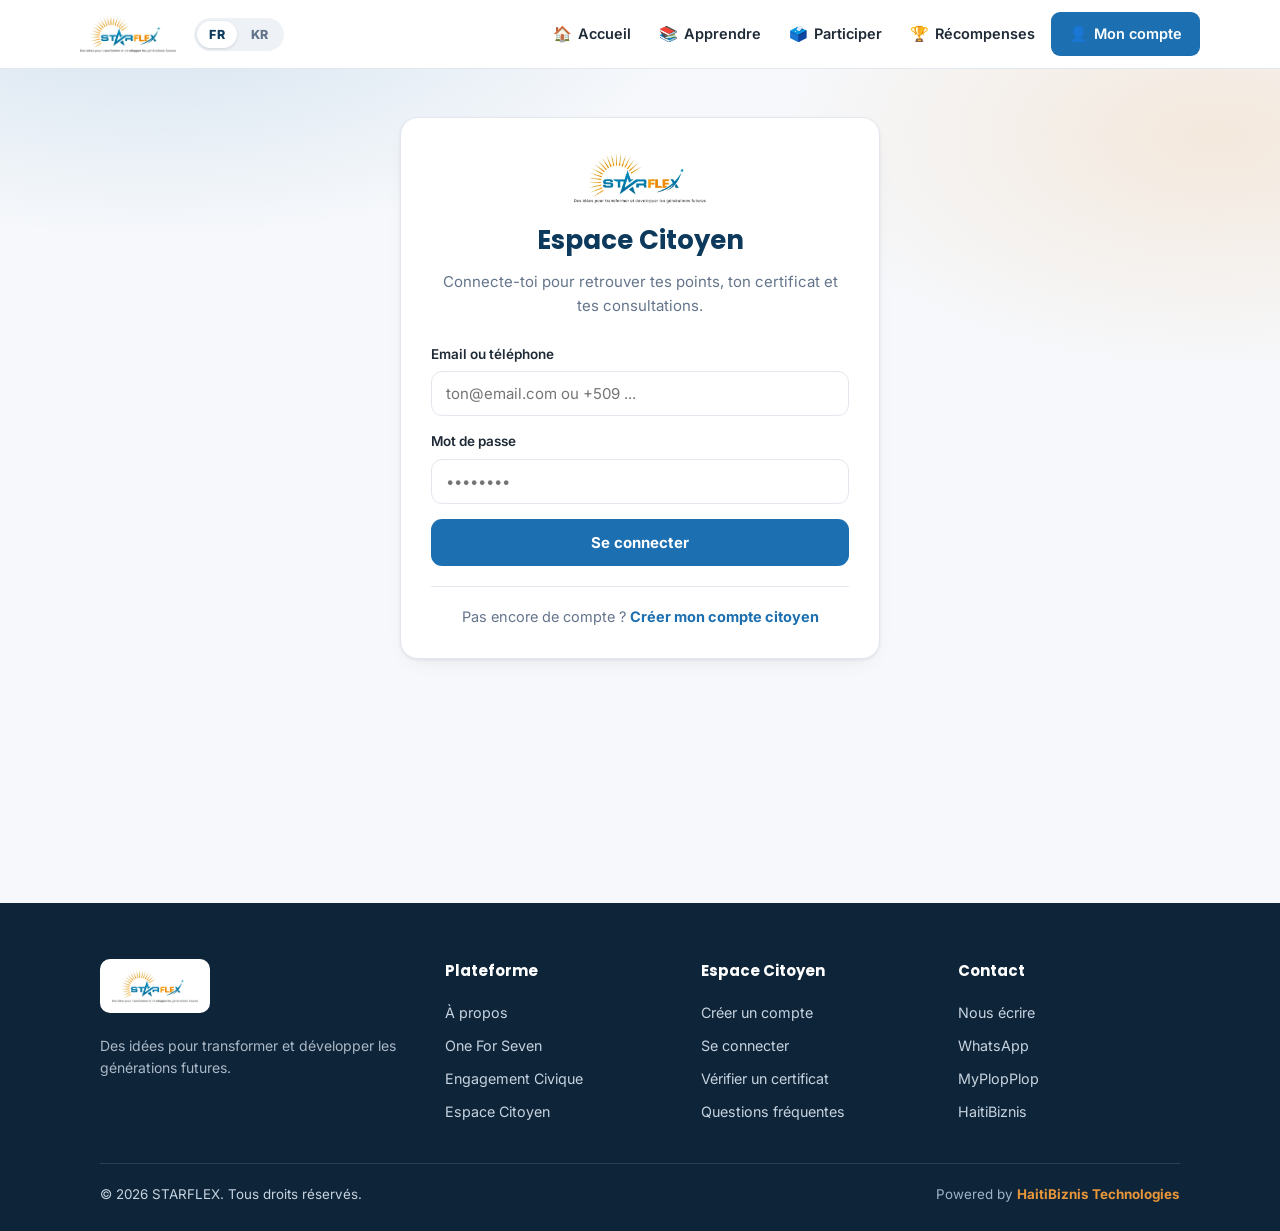
<file: login.html>
<!DOCTYPE html>
<html lang="fr">
<head>
<meta charset="UTF-8">
<meta name="viewport" content="width=device-width, initial-scale=1.0">
<title>Se connecter — STARFLEX</title>
<meta name="description" content="Connectez-vous à votre espace citoyen STARFLEX : points, certificat, consultations et notifications.">
<meta property="og:title" content="Se connecter — STARFLEX">
<meta property="og:description" content="Connectez-vous à votre espace citoyen STARFLEX : points, certificat, consultations et notifications.">
<meta property="og:image" content="https://starflexone.com/assets/og-starflex.jpg?v=2">
<meta property="og:image:secure_url" content="https://starflexone.com/assets/og-starflex.jpg?v=2">
<meta property="og:image:type" content="image/jpeg">
<meta property="og:image:width" content="1200">
<meta property="og:image:height" content="630">
<meta property="og:image:alt" content="STARFLEX — Un geste citoyen pour sept avantages sociaux">
<meta property="og:url" content="https://starflexone.com/login.html">
<meta property="og:type" content="website">
<meta property="og:site_name" content="STARFLEX">
<meta property="og:locale" content="fr_FR">
<meta name="twitter:card" content="summary_large_image">
<meta name="twitter:title" content="Se connecter — STARFLEX">
<meta name="twitter:description" content="Connectez-vous à votre espace citoyen STARFLEX : points, certificat, consultations et notifications.">
<meta name="twitter:image" content="https://starflexone.com/assets/og-starflex.jpg?v=2">
<link rel="canonical" href="https://starflexone.com/login.html">
<link rel="preconnect" href="https://fonts.googleapis.com">
<link rel="preconnect" href="https://fonts.gstatic.com" crossorigin>
<link href="https://fonts.googleapis.com/css2?family=Inter:wght@400;500;600;700&family=Poppins:wght@600;700;800&display=swap" rel="stylesheet">
<link rel="stylesheet" href="assets/starflex.css">
<link rel="stylesheet" href="assets/starflex-home.css">
<link rel="stylesheet" href="assets/starflex-portal.css">
<link rel="icon" href="assets/starflex-logo.png">
</head>
<body>

<header class="site-header">
  <div class="wrap nav">
    <a class="brand" href="index.html"><img src="assets/starflex-logo.png" alt="STARFLEX"></a>
    <div class="lang-switch"></div>
    <button class="burger" onclick="sfToggleNav()" data-i18n-title="nav.menu">&#9776;</button>
    <nav class="nav-links" id="navLinks">
      <a href="index.html"><span class="ni">🏠</span><span data-i18n="nav.home">Accueil</span></a>
      <a href="civic-engagement.html"><span class="ni">📚</span><span data-i18n="nav.learn">Apprendre</span></a>
      <a href="one-for-seven.html"><span class="ni">🗳️</span><span data-i18n="nav.participate">Participer</span></a>
      <a href="portal.html#certificat"><span class="ni">🏆</span><span data-i18n="nav.rewards">Récompenses</span></a>
      <a href="portal.html" class="nav-cta"><span class="ni">👤</span><span data-i18n="nav.account">Mon compte</span></a>
    </nav>
  </div>
</header>

<div class="auth-wrap">
  <div class="auth-card">
    <div class="auth-head">
      <img src="assets/starflex-logo.png" alt="STARFLEX">
      <h1 data-i18n="auth.login_h1">Espace Citoyen</h1>
      <p data-i18n="auth.login_sub">Connectez-vous pour retrouver vos points, votre certificat et vos consultations.</p>
    </div>

    <div class="form-msg" id="msg"></div>

    <form id="loginForm">
      <div class="field">
        <label for="identifier" data-i18n="auth.identifier">Email ou téléphone</label>
        <input type="text" id="identifier" required autocomplete="username" data-i18n-ph="auth.identifier_ph" placeholder="votre@email.com ou +509 ...">
      </div>
      <div class="field">
        <label for="password" data-i18n="auth.password_plain">Mot de passe</label>
        <input type="password" id="password" required autocomplete="current-password" placeholder="••••••••">
      </div>
      <button class="btn btn-blue btn-full" type="submit" id="submitBtn" data-i18n="auth.login_btn">Se connecter</button>
    </form>

    <div class="auth-alt">
      <span data-i18n="auth.no_acct">Pas encore de compte ?</span> <a href="register.html" data-i18n="auth.create">Créer mon compte citoyen</a>
    </div>
  </div>
</div>

<script src="assets/starflex-i18n.js"></script>
<script src="assets/starflex-cms.js"></script>
<script src="assets/starflex-app.js"></script>
<script>
if (sfToken()) location.href = 'dashboard.html';

function nextPage() {
  var m = location.search.match(/[?&]next=([^&]+)/);
  var page = m ? decodeURIComponent(m[1]) : 'dashboard.html';
  // Only allow same-folder pages — never an arbitrary redirect target.
  return /^[a-z0-9_-]+\.html$/i.test(page) ? page : 'dashboard.html';
}

document.getElementById('loginForm').addEventListener('submit', function (e) {
  e.preventDefault();
  var btn = document.getElementById('submitBtn');
  sfMsg('msg', '');
  sfBusy(btn, true, sfT('msg.connecting'));

  sfApi('/api/auth/login', {
    method: 'POST',
    body: {
      identifier: document.getElementById('identifier').value.trim(),
      password: document.getElementById('password').value
    }
  })
    .then(function (res) {
      sfSetSession(res.token, res.data);
      location.href = nextPage();
    })
    .catch(function (err) {
      sfBusy(btn, false);
      // An unverified account gets bounced to the code screen instead of an error.
      var d = (err.data || {});
      if (d.code === 'verification_required' && d.data) {
        sessionStorage.setItem('sf_pending', JSON.stringify({
          citizen_id: d.data.citizen_id, ticket: d.data.ticket || null, channel: d.data.channel, otp: d.data.otp || null,
          contact: document.getElementById('identifier').value.trim()
        }));
        location.href = 'verify.html';
        return;
      }
      sfMsg('msg', err.message);
    });
});
</script>

<footer class="site-footer">
  <div class="wrap">
    <div class="footer-grid">
      <div>
        <div class="logo-foot"><img src="assets/starflex-logo.png" alt="STARFLEX"></div>
        <p class="tag" data-i18n="foot.tag">Des idées pour transformer et développer les générations futures.</p>
      </div>
      <div>
        <h4 data-i18n="foot.platform">Plateforme</h4>
        <a href="about.html" data-i18n="foot.about">À propos</a>
        <a href="one-for-seven.html" data-i18n="foot.ofs">One For Seven</a>
        <a href="civic-engagement.html" data-i18n="foot.civic">Engagement Civique</a>
        <a href="portal.html" data-i18n="foot.citizen">Espace Citoyen</a>
      </div>
      <div>
        <h4 data-i18n="foot.citizen">Espace Citoyen</h4>
        <a href="register.html" data-i18n="foot.createacct">Créer un compte</a>
        <a href="login.html" data-i18n="foot.signin">Se connecter</a>
        <a href="certificate.html" data-i18n="foot.verifycert">Vérifier un certificat</a>
        <a href="resources.html#faq" data-i18n="foot.faq">Questions fréquentes</a>
      </div>
      <div>
        <h4 data-i18n="foot.contact">Contact</h4>
        <a href="contact.html" data-i18n="foot.write">Nous écrire</a>
        <a href="contact.html#whatsapp">WhatsApp</a>
        <a href="https://myplopplop.com" target="_blank">MyPlopPlop</a>
        <a href="https://haitibiznis.com" target="_blank">HaitiBiznis</a>
      </div>
    </div>
    <div class="footer-bottom">
      <span data-i18n="foot.rights">&copy; 2026 STARFLEX. Tous droits r&eacute;serv&eacute;s.</span>
      <span class="powered"><span data-i18n="foot.powered">Powered by</span> <b>HaitiBiznis Technologies</b></span>
    </div>
  </div>
</footer>

</body>
</html>
</file>
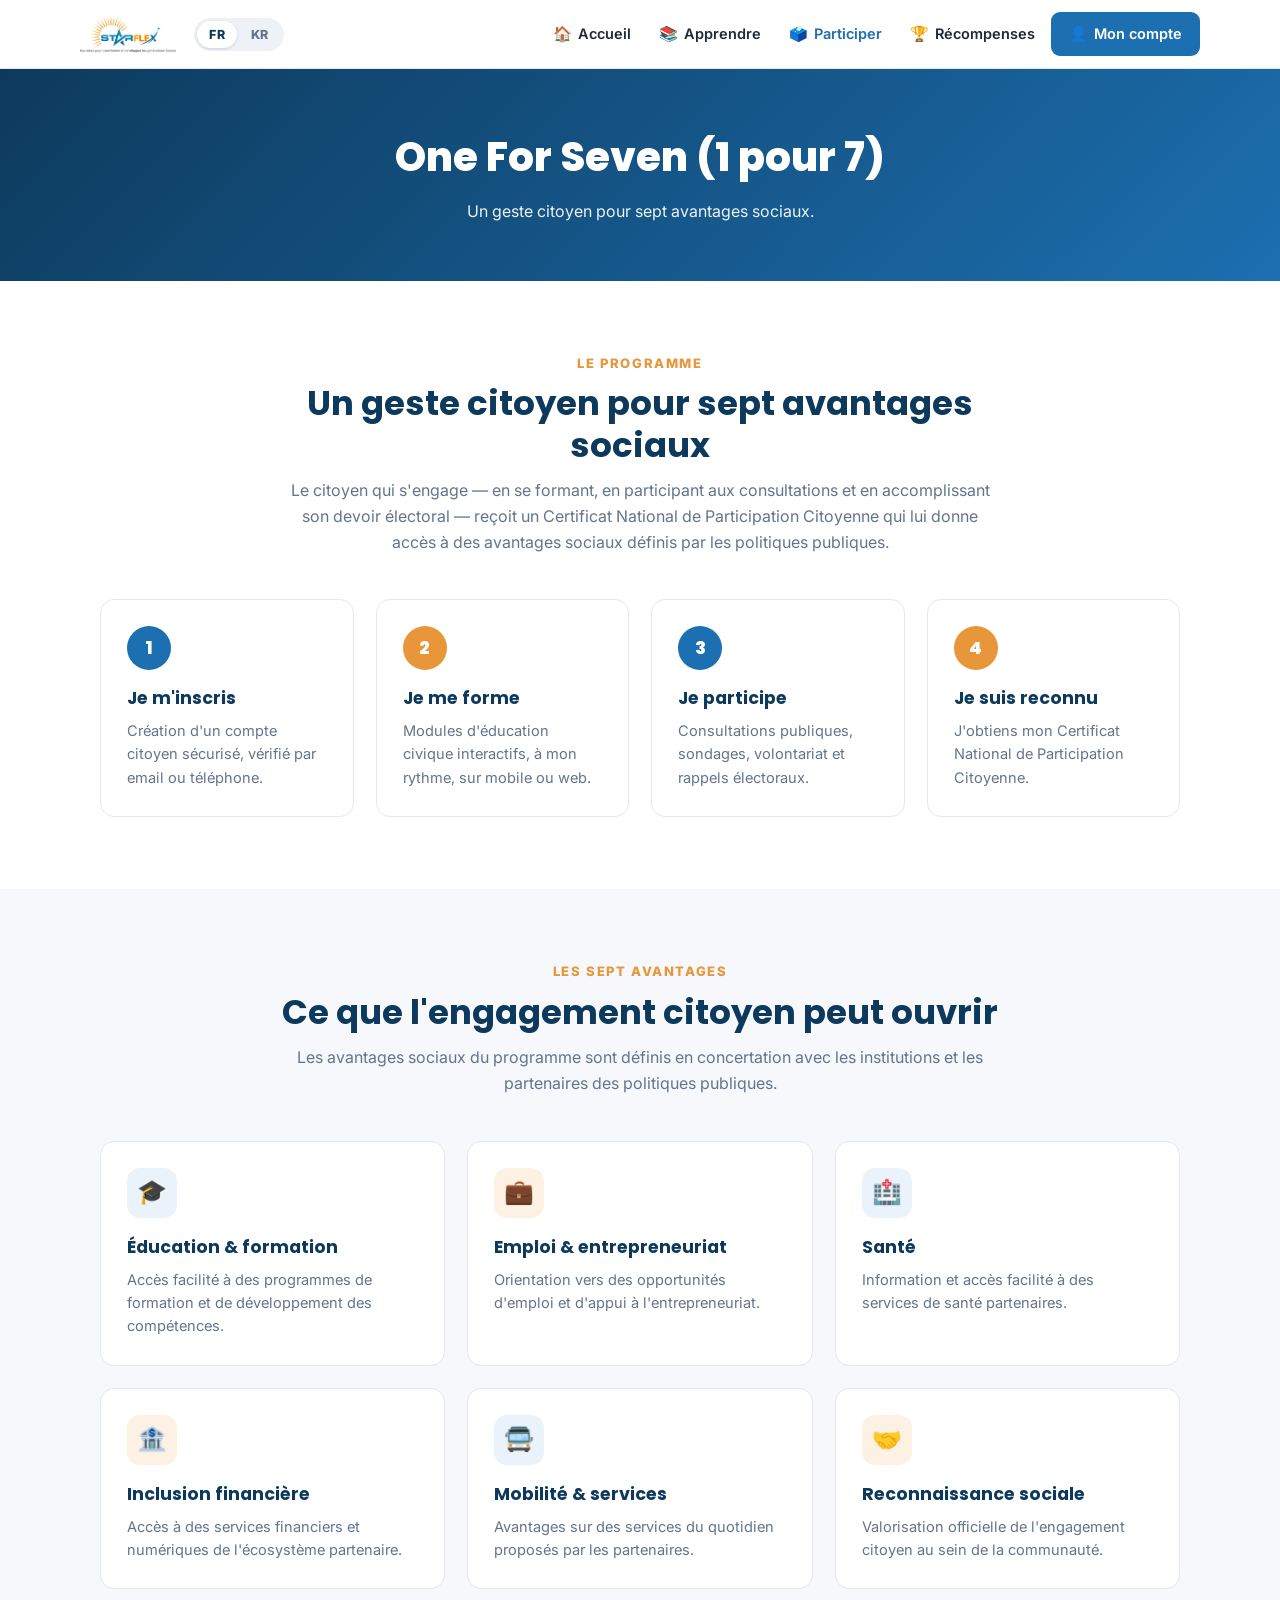
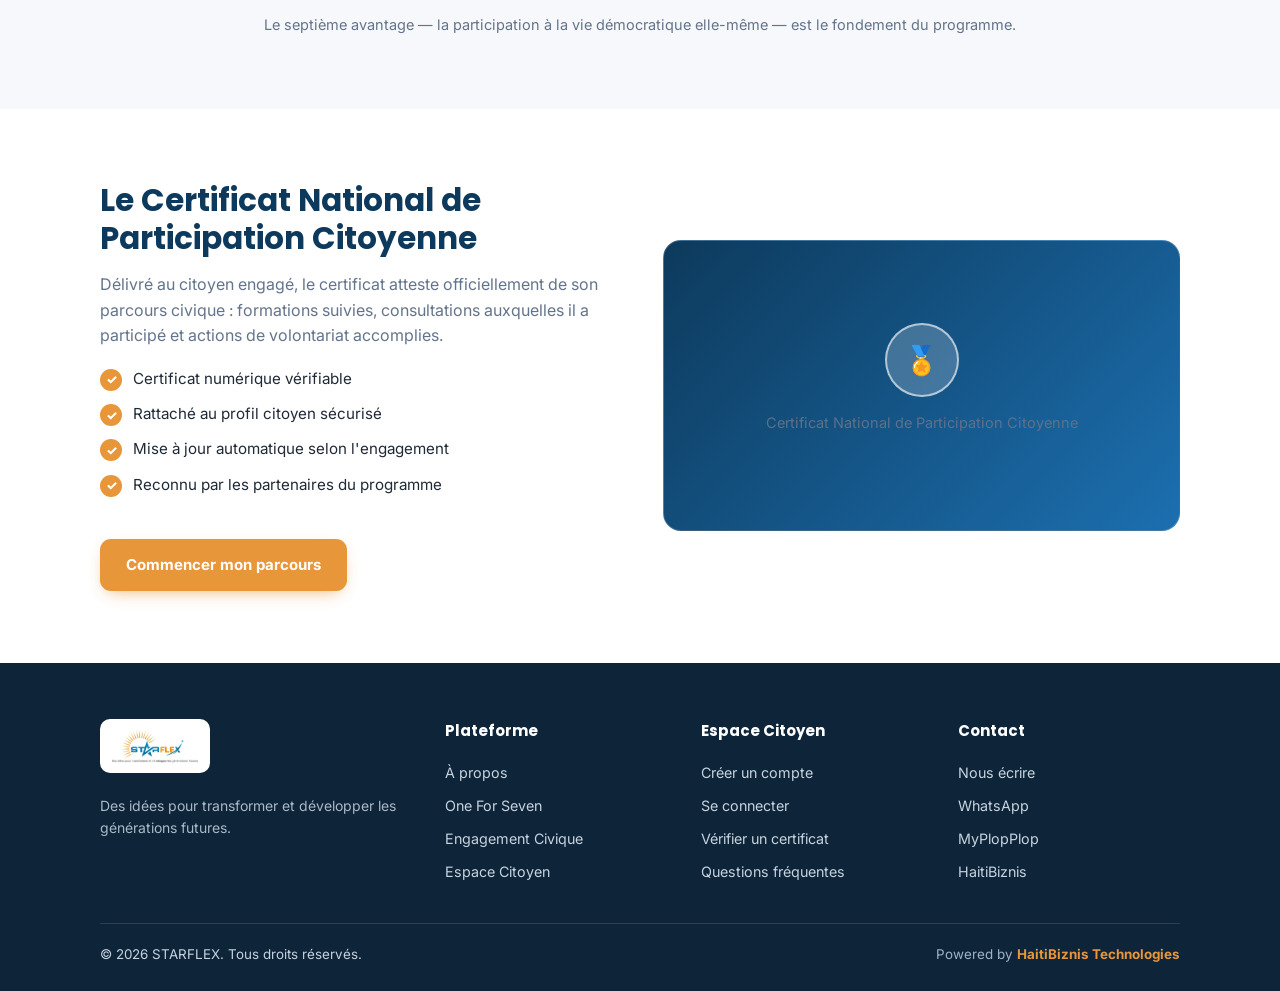
<file: one-for-seven.html>
<!DOCTYPE html>
<html lang="fr">
<head>
<meta charset="UTF-8">
<meta name="viewport" content="width=device-width, initial-scale=1.0">
<title>One For Seven (1 pour 7) — STARFLEX</title>
<meta name="description" content="Le programme One For Seven : un geste citoyen pour sept avantages sociaux, avec le Certificat National de Participation Citoyenne.">
<meta property="og:title" content="One For Seven (1 pour 7) — STARFLEX">
<meta property="og:description" content="Le programme One For Seven : un geste citoyen pour sept avantages sociaux, avec le Certificat National de Participation Citoyenne.">
<meta property="og:image" content="https://starflexone.com/assets/og-starflex.jpg?v=2">
<meta property="og:image:secure_url" content="https://starflexone.com/assets/og-starflex.jpg?v=2">
<meta property="og:image:type" content="image/jpeg">
<meta property="og:image:width" content="1200">
<meta property="og:image:height" content="630">
<meta property="og:image:alt" content="STARFLEX — Un geste citoyen pour sept avantages sociaux">
<meta property="og:url" content="https://starflexone.com/one-for-seven.html">
<meta property="og:type" content="website">
<meta property="og:site_name" content="STARFLEX">
<meta property="og:locale" content="fr_FR">
<meta name="twitter:card" content="summary_large_image">
<meta name="twitter:title" content="One For Seven (1 pour 7) — STARFLEX">
<meta name="twitter:description" content="Le programme One For Seven : un geste citoyen pour sept avantages sociaux, avec le Certificat National de Participation Citoyenne.">
<meta name="twitter:image" content="https://starflexone.com/assets/og-starflex.jpg?v=2">
<link rel="canonical" href="https://starflexone.com/one-for-seven.html">
<link rel="preconnect" href="https://fonts.googleapis.com">
<link rel="preconnect" href="https://fonts.gstatic.com" crossorigin>
<link href="https://fonts.googleapis.com/css2?family=Inter:wght@400;500;600;700&family=Poppins:wght@600;700;800&display=swap" rel="stylesheet">
<link rel="stylesheet" href="assets/starflex.css">
<link rel="stylesheet" href="assets/starflex-home.css">
<link rel="icon" href="assets/starflex-logo.png">
</head>
<body>

<header class="site-header">
  <div class="wrap nav">
    <a class="brand" href="index.html"><img src="assets/starflex-logo.png" alt="STARFLEX"></a>
    <div class="lang-switch"></div>
    <button class="burger" onclick="sfToggleNav()" data-i18n-title="nav.menu">&#9776;</button>
    <nav class="nav-links" id="navLinks">
      <a href="index.html"><span class="ni">🏠</span><span data-i18n="nav.home">Accueil</span></a>
      <a href="civic-engagement.html"><span class="ni">📚</span><span data-i18n="nav.learn">Apprendre</span></a>
      <a href="one-for-seven.html" class="active"><span class="ni">🗳️</span><span data-i18n="nav.participate">Participer</span></a>
      <a href="portal.html#certificat"><span class="ni">🏆</span><span data-i18n="nav.rewards">Récompenses</span></a>
      <a href="portal.html" class="nav-cta"><span class="ni">👤</span><span data-i18n="nav.account">Mon compte</span></a>
    </nav>
  </div>
</header>

<div class="page-hero">
  <div class="wrap">
    <h1 data-i18n="ofs.1">One For Seven (1 pour 7)</h1>
    <p data-i18n="ofs.2">Un geste citoyen pour sept avantages sociaux.</p>
  </div>
</div>

<section>
  <div class="wrap">
    <div class="section-head">
      <div class="kicker" data-i18n="ofs.k1">Le Programme</div>
      <h2 data-i18n="ofs.3">Un geste citoyen pour sept avantages sociaux</h2>
      <p data-i18n="ofs.4">Le citoyen qui s'engage — en se formant, en participant aux consultations et en accomplissant son devoir électoral — reçoit un Certificat National de Participation Citoyenne qui lui donne accès à des avantages sociaux définis par les politiques publiques.</p>
    </div>
    <div class="grid grid-4">
      <div class="card"><div class="step-num">1</div><h3 data-i18n="ofs.5">Je m'inscris</h3><p data-i18n="ofs.6">Création d'un compte citoyen sécurisé, vérifié par email ou téléphone.</p></div>
      <div class="card orange"><div class="step-num">2</div><h3 data-i18n="ofs.7">Je me forme</h3><p data-i18n="ofs.8">Modules d'éducation civique interactifs, à mon rythme, sur mobile ou web.</p></div>
      <div class="card"><div class="step-num">3</div><h3 data-i18n="ofs.9">Je participe</h3><p data-i18n="ofs.10">Consultations publiques, sondages, volontariat et rappels électoraux.</p></div>
      <div class="card orange"><div class="step-num">4</div><h3 data-i18n="ofs.11">Je suis reconnu</h3><p data-i18n="ofs.12">J'obtiens mon Certificat National de Participation Citoyenne.</p></div>
    </div>
  </div>
</section>

<section class="alt">
  <div class="wrap">
    <div class="section-head">
      <div class="kicker" data-i18n="ofs.k2">Les Sept Avantages</div>
      <h2 data-i18n="ofs.13">Ce que l'engagement citoyen peut ouvrir</h2>
      <p data-i18n="ofs.14">Les avantages sociaux du programme sont définis en concertation avec les institutions et les partenaires des politiques publiques.</p>
    </div>
    <div class="grid grid-3">
      <div class="card"><div class="ico">🎓</div><h3 data-i18n="ofs.15">Éducation &amp; formation</h3><p data-i18n="ofs.16">Accès facilité à des programmes de formation et de développement des compétences.</p></div>
      <div class="card orange"><div class="ico">💼</div><h3 data-i18n="ofs.17">Emploi &amp; entrepreneuriat</h3><p data-i18n="ofs.18">Orientation vers des opportunités d'emploi et d'appui à l'entrepreneuriat.</p></div>
      <div class="card"><div class="ico">🏥</div><h3 data-i18n="ofs.19">Santé</h3><p data-i18n="ofs.20">Information et accès facilité à des services de santé partenaires.</p></div>
      <div class="card orange"><div class="ico">🏦</div><h3 data-i18n="ofs.21">Inclusion financière</h3><p data-i18n="ofs.22">Accès à des services financiers et numériques de l'écosystème partenaire.</p></div>
      <div class="card"><div class="ico">🚍</div><h3 data-i18n="ofs.23">Mobilité &amp; services</h3><p data-i18n="ofs.24">Avantages sur des services du quotidien proposés par les partenaires.</p></div>
      <div class="card orange"><div class="ico">🤝</div><h3 data-i18n="ofs.25">Reconnaissance sociale</h3><p data-i18n="ofs.26">Valorisation officielle de l'engagement citoyen au sein de la communauté.</p></div>
    </div>
    <div class="center mt-24"><p style="color:var(--muted);font-size:14.5px" data-i18n="ofs.27">Le septième avantage — la participation à la vie démocratique elle-même — est le fondement du programme.</p></div>
  </div>
</section>

<section>
  <div class="wrap split">
    <div>
      <h2 data-i18n="ofs.28">Le Certificat National de Participation Citoyenne</h2>
      <p data-i18n="ofs.29">Délivré au citoyen engagé, le certificat atteste officiellement de son parcours civique : formations suivies, consultations auxquelles il a participé et actions de volontariat accomplies.</p>
      <ul class="checklist">
        <li data-i18n="ofs.30">Certificat numérique vérifiable</li>
        <li data-i18n="ofs.31">Rattaché au profil citoyen sécurisé</li>
        <li data-i18n="ofs.32">Mise à jour automatique selon l'engagement</li>
        <li data-i18n="ofs.33">Reconnu par les partenaires du programme</li>
      </ul>
      <a class="btn btn-orange mt-24" href="portal.html" data-i18n="ofs.k3">Commencer mon parcours</a>
    </div>
    <div class="media-box">
      <div>
        <div class="play">🏅</div>
        <p data-i18n="ofs.34">Certificat National de Participation Citoyenne</p>
      </div>
    </div>
  </div>
</section>

<footer class="site-footer">
  <div class="wrap">
    <div class="footer-grid">
      <div>
        <div class="logo-foot"><img src="assets/starflex-logo.png" alt="STARFLEX"></div>
        <p class="tag" data-i18n="foot.tag">Des idées pour transformer et développer les générations futures.</p>
      </div>
      <div>
        <h4 data-i18n="foot.platform">Plateforme</h4>
        <a href="about.html" data-i18n="foot.about">À propos</a>
        <a href="one-for-seven.html" data-i18n="foot.ofs">One For Seven</a>
        <a href="civic-engagement.html" data-i18n="foot.civic">Engagement Civique</a>
        <a href="portal.html" data-i18n="foot.citizen">Espace Citoyen</a>
      </div>
      <div>
        <h4 data-i18n="foot.citizen">Espace Citoyen</h4>
        <a href="register.html" data-i18n="foot.createacct">Créer un compte</a>
        <a href="login.html" data-i18n="foot.signin">Se connecter</a>
        <a href="certificate.html" data-i18n="foot.verifycert">Vérifier un certificat</a>
        <a href="resources.html#faq" data-i18n="foot.faq">Questions fréquentes</a>
      </div>
      <div>
        <h4 data-i18n="foot.contact">Contact</h4>
        <a href="contact.html" data-i18n="foot.write">Nous écrire</a>
        <a href="contact.html#whatsapp">WhatsApp</a>
        <a href="https://myplopplop.com" target="_blank">MyPlopPlop</a>
        <a href="https://haitibiznis.com" target="_blank">HaitiBiznis</a>
      </div>
    </div>
    <div class="footer-bottom">
      <span data-i18n="foot.rights">&copy; 2026 STARFLEX. Tous droits r&eacute;serv&eacute;s.</span>
      <span class="powered"><span data-i18n="foot.powered">Powered by</span> <b>HaitiBiznis Technologies</b></span>
    </div>
  </div>
</footer>

<script src="assets/starflex-i18n.js"></script>
<script src="assets/starflex-cms.js"></script>
</body>
</html>
</file>
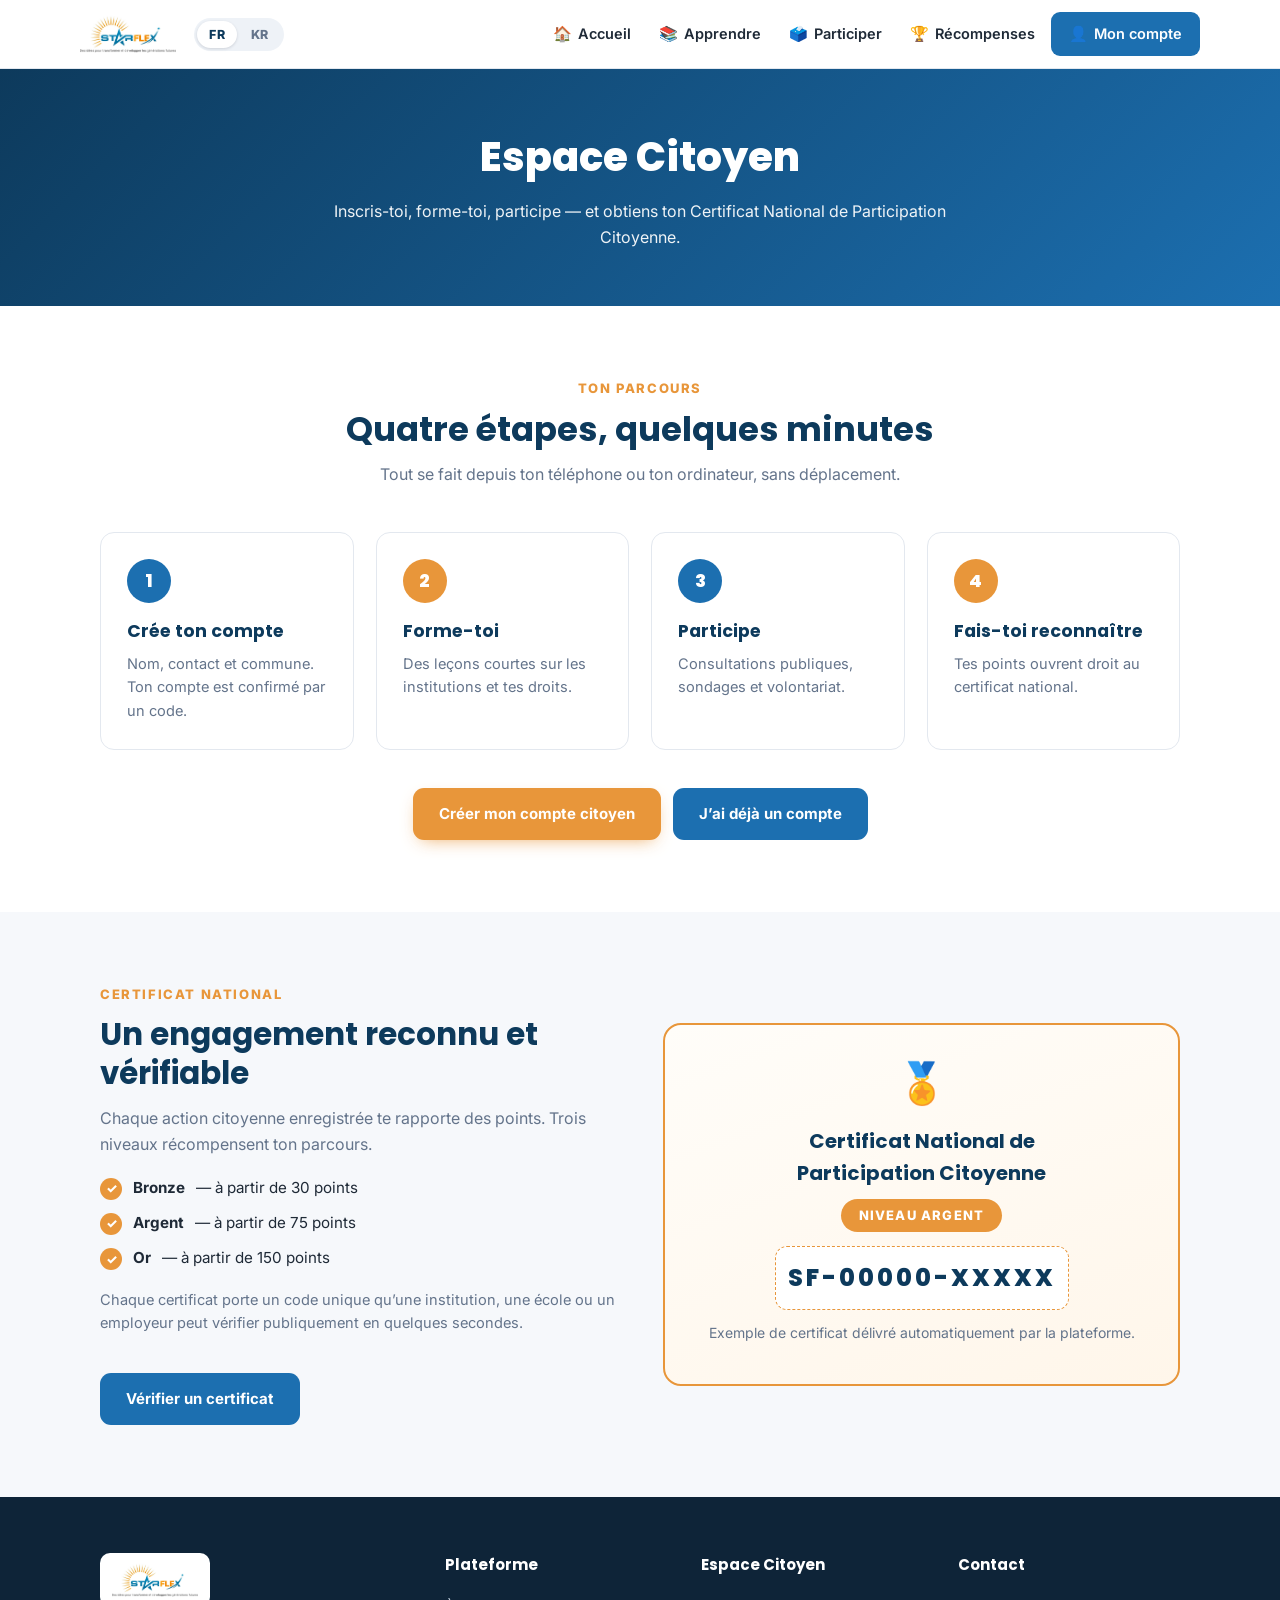
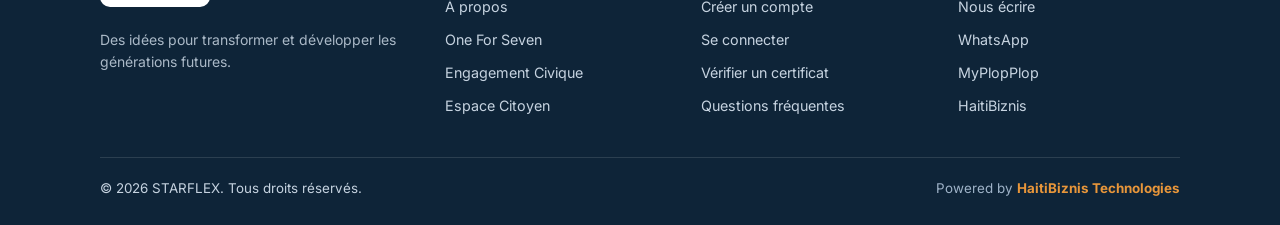
<file: portal.html>
<!DOCTYPE html>
<html lang="fr">
<head>
<meta charset="UTF-8">
<meta name="viewport" content="width=device-width, initial-scale=1.0">
<title>Espace Citoyen — STARFLEX</title>
<meta name="description" content="L'espace citoyen STARFLEX : inscription, formations civiques, consultations publiques, points d'engagement et Certificat National de Participation Citoyenne.">
<meta property="og:title" content="Espace Citoyen — STARFLEX">
<meta property="og:description" content="Inscrivez-vous, formez-vous, participez — et faites reconnaître votre engagement citoyen.">
<meta property="og:image" content="https://starflexone.com/assets/og-starflex.jpg?v=2">
<meta property="og:image:secure_url" content="https://starflexone.com/assets/og-starflex.jpg?v=2">
<meta property="og:image:type" content="image/jpeg">
<meta property="og:image:width" content="1200">
<meta property="og:image:height" content="630">
<meta property="og:image:alt" content="STARFLEX — Un geste citoyen pour sept avantages sociaux">
<meta property="og:url" content="https://starflexone.com/portal.html">
<meta property="og:type" content="website">
<meta property="og:site_name" content="STARFLEX">
<meta property="og:locale" content="fr_FR">
<meta name="twitter:card" content="summary_large_image">
<meta name="twitter:title" content="Espace Citoyen — STARFLEX">
<meta name="twitter:description" content="Inscrivez-vous, formez-vous, participez — et faites reconnaître votre engagement citoyen.">
<meta name="twitter:image" content="https://starflexone.com/assets/og-starflex.jpg?v=2">
<link rel="canonical" href="https://starflexone.com/portal.html">
<link rel="preconnect" href="https://fonts.googleapis.com">
<link rel="preconnect" href="https://fonts.gstatic.com" crossorigin>
<link href="https://fonts.googleapis.com/css2?family=Inter:wght@400;500;600;700&family=Poppins:wght@600;700;800&display=swap" rel="stylesheet">
<link rel="stylesheet" href="assets/starflex.css">
<link rel="stylesheet" href="assets/starflex-home.css">
<link rel="stylesheet" href="assets/starflex-portal.css">
<link rel="icon" href="assets/starflex-logo.png">
</head>
<body>

<header class="site-header">
  <div class="wrap nav">
    <a class="brand" href="index.html"><img src="assets/starflex-logo.png" alt="STARFLEX"></a>
    <div class="lang-switch"></div>
    <button class="burger" onclick="sfToggleNav()" data-i18n-title="nav.menu">&#9776;</button>
    <nav class="nav-links" id="navLinks">
      <a href="index.html"><span class="ni">🏠</span><span data-i18n="nav.home">Accueil</span></a>
      <a href="civic-engagement.html"><span class="ni">📚</span><span data-i18n="nav.learn">Apprendre</span></a>
      <a href="one-for-seven.html"><span class="ni">🗳️</span><span data-i18n="nav.participate">Participer</span></a>
      <a href="portal.html#certificat"><span class="ni">🏆</span><span data-i18n="nav.rewards">Récompenses</span></a>
      <a href="portal.html" class="nav-cta active"><span class="ni">👤</span><span data-i18n="nav.account">Mon compte</span></a>
    </nav>
  </div>
</header>

<div class="page-hero">
  <div class="wrap">
    <h1 data-i18n="portal.h1">Espace Citoyen</h1>
    <p data-i18n="portal.sub">Inscrivez-vous, formez-vous, participez — et obtenez votre Certificat National de Participation Citoyenne.</p>
  </div>
</div>

<section>
  <div class="wrap">
    <div class="section-head">
      <div class="kicker" data-i18n="portal.kicker">Votre parcours</div>
      <h2 data-i18n="portal.h2">Quatre étapes, quelques minutes</h2>
      <p data-i18n="portal.h2s">Tout se fait depuis votre téléphone ou votre ordinateur, sans déplacement.</p>
    </div>

    <div class="grid grid-4">
      <div class="card">
        <div class="step-num">1</div>
        <h3 data-i18n="portal.s1">Créez votre compte</h3>
        <p data-i18n="portal.s1s">Nom, contact et commune. Votre compte est confirmé par un code de vérification.</p>
      </div>
      <div class="card orange">
        <div class="step-num">2</div>
        <h3 data-i18n="portal.s2">Formez-vous</h3>
        <p data-i18n="portal.s2s">Des modules courts sur les institutions, le processus électoral et vos droits.</p>
      </div>
      <div class="card">
        <div class="step-num">3</div>
        <h3 data-i18n="portal.s3">Participez</h3>
        <p data-i18n="portal.s3s">Consultations publiques, sondages citoyens et missions de volontariat.</p>
      </div>
      <div class="card orange">
        <div class="step-num">4</div>
        <h3 data-i18n="portal.s4">Faites-vous reconnaître</h3>
        <p data-i18n="portal.s4s">Vos points ouvrent droit au Certificat National de Participation Citoyenne.</p>
      </div>
    </div>

    <div class="center mt-24" style="margin-top:38px">
      <div style="display:flex;gap:12px;justify-content:center;flex-wrap:wrap">
        <a class="btn btn-orange" href="register.html" id="ctaMain" data-i18n="auth.create">Créer mon compte citoyen</a>
        <a class="btn btn-blue" href="login.html" id="ctaAlt" data-i18n="portal.have">J'ai déjà un compte</a>
      </div>
    </div>
  </div>
</section>

<section class="alt" id="certificat">
  <div class="wrap split">
    <div>
      <div class="kicker" style="color:var(--orange);font-weight:800;font-size:13px;letter-spacing:1.6px;text-transform:uppercase;margin-bottom:10px" data-i18n="portal.certk">Certificat National</div>
      <h2 data-i18n="portal.certh">Un engagement reconnu et vérifiable</h2>
      <p data-i18n="portal.certp">Chaque action citoyenne enregistrée sur la plateforme vous rapporte des points. Trois niveaux de certificat récompensent votre parcours.</p>
      <ul class="checklist">
        <li data-i18n="portal.lvl1"><b>Bronze</b> — à partir de 30 points</li>
        <li data-i18n="portal.lvl2"><b>Argent</b> — à partir de 75 points</li>
        <li data-i18n="portal.lvl3"><b>Or</b> — à partir de 150 points</li>
      </ul>
      <p style="font-size:14.6px" data-i18n="portal.certnote">Chaque certificat porte un code unique qu'une institution, une école ou un employeur peut vérifier publiquement en quelques secondes.</p>
      <a class="btn btn-blue mt-24" href="certificate.html" data-i18n="portal.certbtn">Vérifier un certificat</a>
    </div>
    <div>
      <div class="cert">
        <div class="seal">🏅</div>
        <h3 data-i18n="portal.certname">Certificat National de<br>Participation Citoyenne</h3>
        <div class="lvl" data-i18n="portal.lvlsilver">Niveau Argent</div>
        <div class="code">SF-00000-XXXXX</div>
        <p data-i18n="portal.certex">Exemple de certificat délivré automatiquement par la plateforme.</p>
      </div>
    </div>
  </div>
</section>

<footer class="site-footer">
  <div class="wrap">
    <div class="footer-grid">
      <div>
        <div class="logo-foot"><img src="assets/starflex-logo.png" alt="STARFLEX"></div>
        <p class="tag" data-i18n="foot.tag">Des idées pour transformer et développer les générations futures.</p>
      </div>
      <div>
        <h4 data-i18n="foot.platform">Plateforme</h4>
        <a href="about.html" data-i18n="foot.about">À propos</a>
        <a href="one-for-seven.html" data-i18n="foot.ofs">One For Seven</a>
        <a href="civic-engagement.html" data-i18n="foot.civic">Engagement Civique</a>
        <a href="portal.html" data-i18n="foot.citizen">Espace Citoyen</a>
      </div>
      <div>
        <h4 data-i18n="foot.citizen">Espace Citoyen</h4>
        <a href="register.html" data-i18n="foot.createacct">Créer un compte</a>
        <a href="login.html" data-i18n="foot.signin">Se connecter</a>
        <a href="certificate.html" data-i18n="foot.verifycert">Vérifier un certificat</a>
        <a href="resources.html#faq" data-i18n="foot.faq">Questions fréquentes</a>
      </div>
      <div>
        <h4 data-i18n="foot.contact">Contact</h4>
        <a href="contact.html" data-i18n="foot.write">Nous écrire</a>
        <a href="contact.html#whatsapp">WhatsApp</a>
        <a href="https://myplopplop.com" target="_blank">MyPlopPlop</a>
        <a href="https://haitibiznis.com" target="_blank">HaitiBiznis</a>
      </div>
    </div>
    <div class="footer-bottom">
      <span data-i18n="foot.rights">&copy; 2026 STARFLEX. Tous droits r&eacute;serv&eacute;s.</span>
      <span class="powered"><span data-i18n="foot.powered">Powered by</span> <b>HaitiBiznis Technologies</b></span>
    </div>
  </div>
</footer>

<script src="assets/starflex-i18n.js"></script>
<script src="assets/starflex-cms.js"></script>
<script src="assets/starflex-app.js"></script>
<script>
// A citizen who is already signed in shouldn't be asked to register again.
if (sfToken()) {
  var main = document.getElementById('ctaMain');
  main.textContent = sfT('home.pv_open');
  main.removeAttribute('data-i18n');
  main.href = 'dashboard.html';
  document.getElementById('ctaAlt').style.display = 'none';
}
</script>

</body>
</html>
</file>
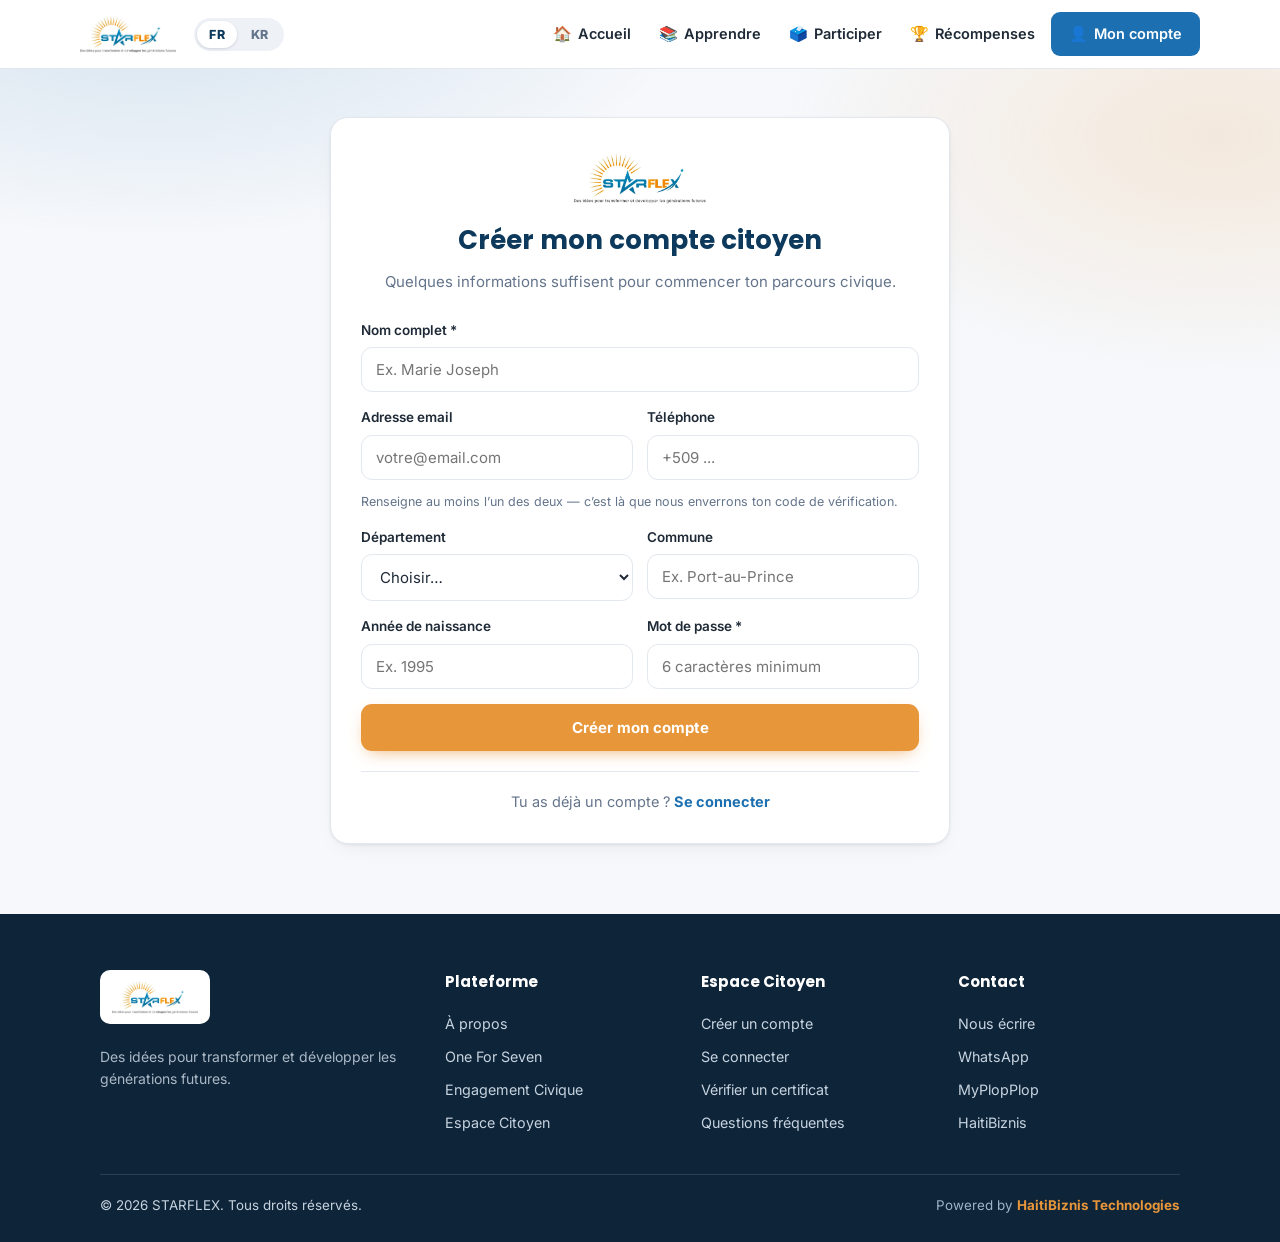
<file: register.html>
<!DOCTYPE html>
<html lang="fr">
<head>
<meta charset="UTF-8">
<meta name="viewport" content="width=device-width, initial-scale=1.0">
<title>Créer mon compte citoyen — STARFLEX</title>
<meta name="description" content="Créez votre compte citoyen STARFLEX : formez-vous, participez aux consultations publiques et obtenez votre Certificat National de Participation Citoyenne.">
<meta property="og:title" content="Créer mon compte citoyen — STARFLEX">
<meta property="og:description" content="Rejoignez la plateforme nationale de citoyenneté active.">
<meta property="og:image" content="https://starflexone.com/assets/og-starflex.jpg?v=2">
<meta property="og:image:secure_url" content="https://starflexone.com/assets/og-starflex.jpg?v=2">
<meta property="og:image:type" content="image/jpeg">
<meta property="og:image:width" content="1200">
<meta property="og:image:height" content="630">
<meta property="og:image:alt" content="STARFLEX — Un geste citoyen pour sept avantages sociaux">
<meta property="og:url" content="https://starflexone.com/register.html">
<meta property="og:type" content="website">
<meta property="og:site_name" content="STARFLEX">
<meta property="og:locale" content="fr_FR">
<meta name="twitter:card" content="summary_large_image">
<meta name="twitter:title" content="Créer mon compte citoyen — STARFLEX">
<meta name="twitter:description" content="Rejoignez la plateforme nationale de citoyenneté active.">
<meta name="twitter:image" content="https://starflexone.com/assets/og-starflex.jpg?v=2">
<link rel="canonical" href="https://starflexone.com/register.html">
<link rel="preconnect" href="https://fonts.googleapis.com">
<link rel="preconnect" href="https://fonts.gstatic.com" crossorigin>
<link href="https://fonts.googleapis.com/css2?family=Inter:wght@400;500;600;700&family=Poppins:wght@600;700;800&display=swap" rel="stylesheet">
<link rel="stylesheet" href="assets/starflex.css">
<link rel="stylesheet" href="assets/starflex-home.css">
<link rel="stylesheet" href="assets/starflex-portal.css">
<link rel="icon" href="assets/starflex-logo.png">
</head>
<body>

<header class="site-header">
  <div class="wrap nav">
    <a class="brand" href="index.html"><img src="assets/starflex-logo.png" alt="STARFLEX"></a>
    <div class="lang-switch"></div>
    <button class="burger" onclick="sfToggleNav()" data-i18n-title="nav.menu">&#9776;</button>
    <nav class="nav-links" id="navLinks">
      <a href="index.html"><span class="ni">🏠</span><span data-i18n="nav.home">Accueil</span></a>
      <a href="civic-engagement.html"><span class="ni">📚</span><span data-i18n="nav.learn">Apprendre</span></a>
      <a href="one-for-seven.html"><span class="ni">🗳️</span><span data-i18n="nav.participate">Participer</span></a>
      <a href="portal.html#certificat"><span class="ni">🏆</span><span data-i18n="nav.rewards">Récompenses</span></a>
      <a href="portal.html" class="nav-cta"><span class="ni">👤</span><span data-i18n="nav.account">Mon compte</span></a>
    </nav>
  </div>
</header>

<div class="auth-wrap">
  <div class="auth-card wide">
    <div class="auth-head">
      <img src="assets/starflex-logo.png" alt="STARFLEX">
      <h1 data-i18n="auth.reg_h1">Créer mon compte citoyen</h1>
      <p data-i18n="auth.reg_sub">Quelques informations suffisent pour commencer votre parcours civique.</p>
    </div>

    <div class="form-msg" id="msg"></div>

    <form id="regForm" novalidate>
      <div class="field">
        <label for="full_name" data-i18n="auth.fullname">Nom complet *</label>
        <input type="text" id="full_name" name="full_name" required autocomplete="name" data-i18n-ph="auth.fullname_ph" placeholder="Ex. Marie Joseph">
      </div>

      <div class="field-row">
        <div class="field">
          <label for="email" data-i18n="auth.email">Adresse email</label>
          <input type="email" id="email" name="email" autocomplete="email" placeholder="votre@email.com">
        </div>
        <div class="field">
          <label for="phone" data-i18n="auth.phone">Téléphone</label>
          <input type="tel" id="phone" name="phone" autocomplete="tel" placeholder="+509 ...">
        </div>
      </div>
      <div class="field" style="margin-top:-8px">
        <div class="hint" data-i18n="auth.contact_hint">Renseignez au moins l'un des deux — c'est là que nous enverrons votre code de vérification.</div>
      </div>

      <div class="field-row">
        <div class="field">
          <label for="department" data-i18n="auth.department">Département</label>
          <select id="department" name="department">
            <option value="" data-i18n="auth.choose">Choisir…</option>
          </select>
        </div>
        <div class="field">
          <label for="commune" data-i18n="auth.commune">Commune</label>
          <input type="text" id="commune" name="commune" data-i18n-ph="auth.commune_ph" placeholder="Ex. Port-au-Prince">
        </div>
      </div>

      <div class="field-row">
        <div class="field">
          <label for="birth_year" data-i18n="auth.birth">Année de naissance</label>
          <input type="number" id="birth_year" name="birth_year" min="1920" max="2015" placeholder="Ex. 1995">
        </div>
        <div class="field">
          <label for="password" data-i18n="auth.password">Mot de passe *</label>
          <input type="password" id="password" name="password" required minlength="6" autocomplete="new-password" data-i18n-ph="auth.password_ph" placeholder="6 caractères minimum">
        </div>
      </div>

      <button class="btn btn-orange btn-full" type="submit" id="submitBtn" data-i18n="auth.reg_btn">Créer mon compte</button>
    </form>

    <div class="auth-alt">
      <span data-i18n="auth.have_acct">Vous avez déjà un compte ?</span> <a href="login.html" data-i18n="auth.signin">Se connecter</a>
    </div>
  </div>
</div>

<script src="assets/starflex-i18n.js"></script>
<script src="assets/starflex-cms.js"></script>
<script src="assets/starflex-app.js"></script>
<script>
// Departments come from the shared list so the portal and admin stay consistent.
var depSel = document.getElementById('department');
SF_DEPARTMENTS.forEach(function (d) {
  var o = document.createElement('option'); o.value = d; o.textContent = d; depSel.appendChild(o);
});

// Already signed in? Go straight to the dashboard.
if (sfToken()) location.href = 'dashboard.html';

document.getElementById('regForm').addEventListener('submit', function (e) {
  e.preventDefault();
  var btn = document.getElementById('submitBtn');
  sfMsg('msg', '');

  var payload = {
    full_name: document.getElementById('full_name').value.trim(),
    email: document.getElementById('email').value.trim(),
    phone: document.getElementById('phone').value.trim(),
    department: document.getElementById('department').value || null,
    commune: document.getElementById('commune').value.trim() || null,
    birth_year: document.getElementById('birth_year').value ? Number(document.getElementById('birth_year').value) : null,
    password: document.getElementById('password').value
  };

  if (!payload.full_name) return sfMsg('msg', sfT('msg.name_required'));
  if (!payload.email && !payload.phone) return sfMsg('msg', sfT('msg.contact_required'));
  if (payload.password.length < 6) return sfMsg('msg', sfT('msg.password_short'));

  sfBusy(btn, true, sfT('msg.creating'));
  sfApi('/api/auth/register', { method: 'POST', body: payload })
    .then(function (res) {
      var d = res.data || {};
      // The verification screen needs to know who is verifying and on which channel.
      sessionStorage.setItem('sf_pending', JSON.stringify({
        citizen_id: d.citizen_id, ticket: d.ticket || null, channel: d.channel, otp: d.otp || null,
        contact: payload.email || payload.phone
      }));
      location.href = 'verify.html';
    })
    .catch(function (err) {
      sfBusy(btn, false);
      sfMsg('msg', err.message);
    });
});
</script>

<footer class="site-footer">
  <div class="wrap">
    <div class="footer-grid">
      <div>
        <div class="logo-foot"><img src="assets/starflex-logo.png" alt="STARFLEX"></div>
        <p class="tag" data-i18n="foot.tag">Des idées pour transformer et développer les générations futures.</p>
      </div>
      <div>
        <h4 data-i18n="foot.platform">Plateforme</h4>
        <a href="about.html" data-i18n="foot.about">À propos</a>
        <a href="one-for-seven.html" data-i18n="foot.ofs">One For Seven</a>
        <a href="civic-engagement.html" data-i18n="foot.civic">Engagement Civique</a>
        <a href="portal.html" data-i18n="foot.citizen">Espace Citoyen</a>
      </div>
      <div>
        <h4 data-i18n="foot.citizen">Espace Citoyen</h4>
        <a href="register.html" data-i18n="foot.createacct">Créer un compte</a>
        <a href="login.html" data-i18n="foot.signin">Se connecter</a>
        <a href="certificate.html" data-i18n="foot.verifycert">Vérifier un certificat</a>
        <a href="resources.html#faq" data-i18n="foot.faq">Questions fréquentes</a>
      </div>
      <div>
        <h4 data-i18n="foot.contact">Contact</h4>
        <a href="contact.html" data-i18n="foot.write">Nous écrire</a>
        <a href="contact.html#whatsapp">WhatsApp</a>
        <a href="https://myplopplop.com" target="_blank">MyPlopPlop</a>
        <a href="https://haitibiznis.com" target="_blank">HaitiBiznis</a>
      </div>
    </div>
    <div class="footer-bottom">
      <span data-i18n="foot.rights">&copy; 2026 STARFLEX. Tous droits r&eacute;serv&eacute;s.</span>
      <span class="powered"><span data-i18n="foot.powered">Powered by</span> <b>HaitiBiznis Technologies</b></span>
    </div>
  </div>
</footer>

</body>
</html>
</file>
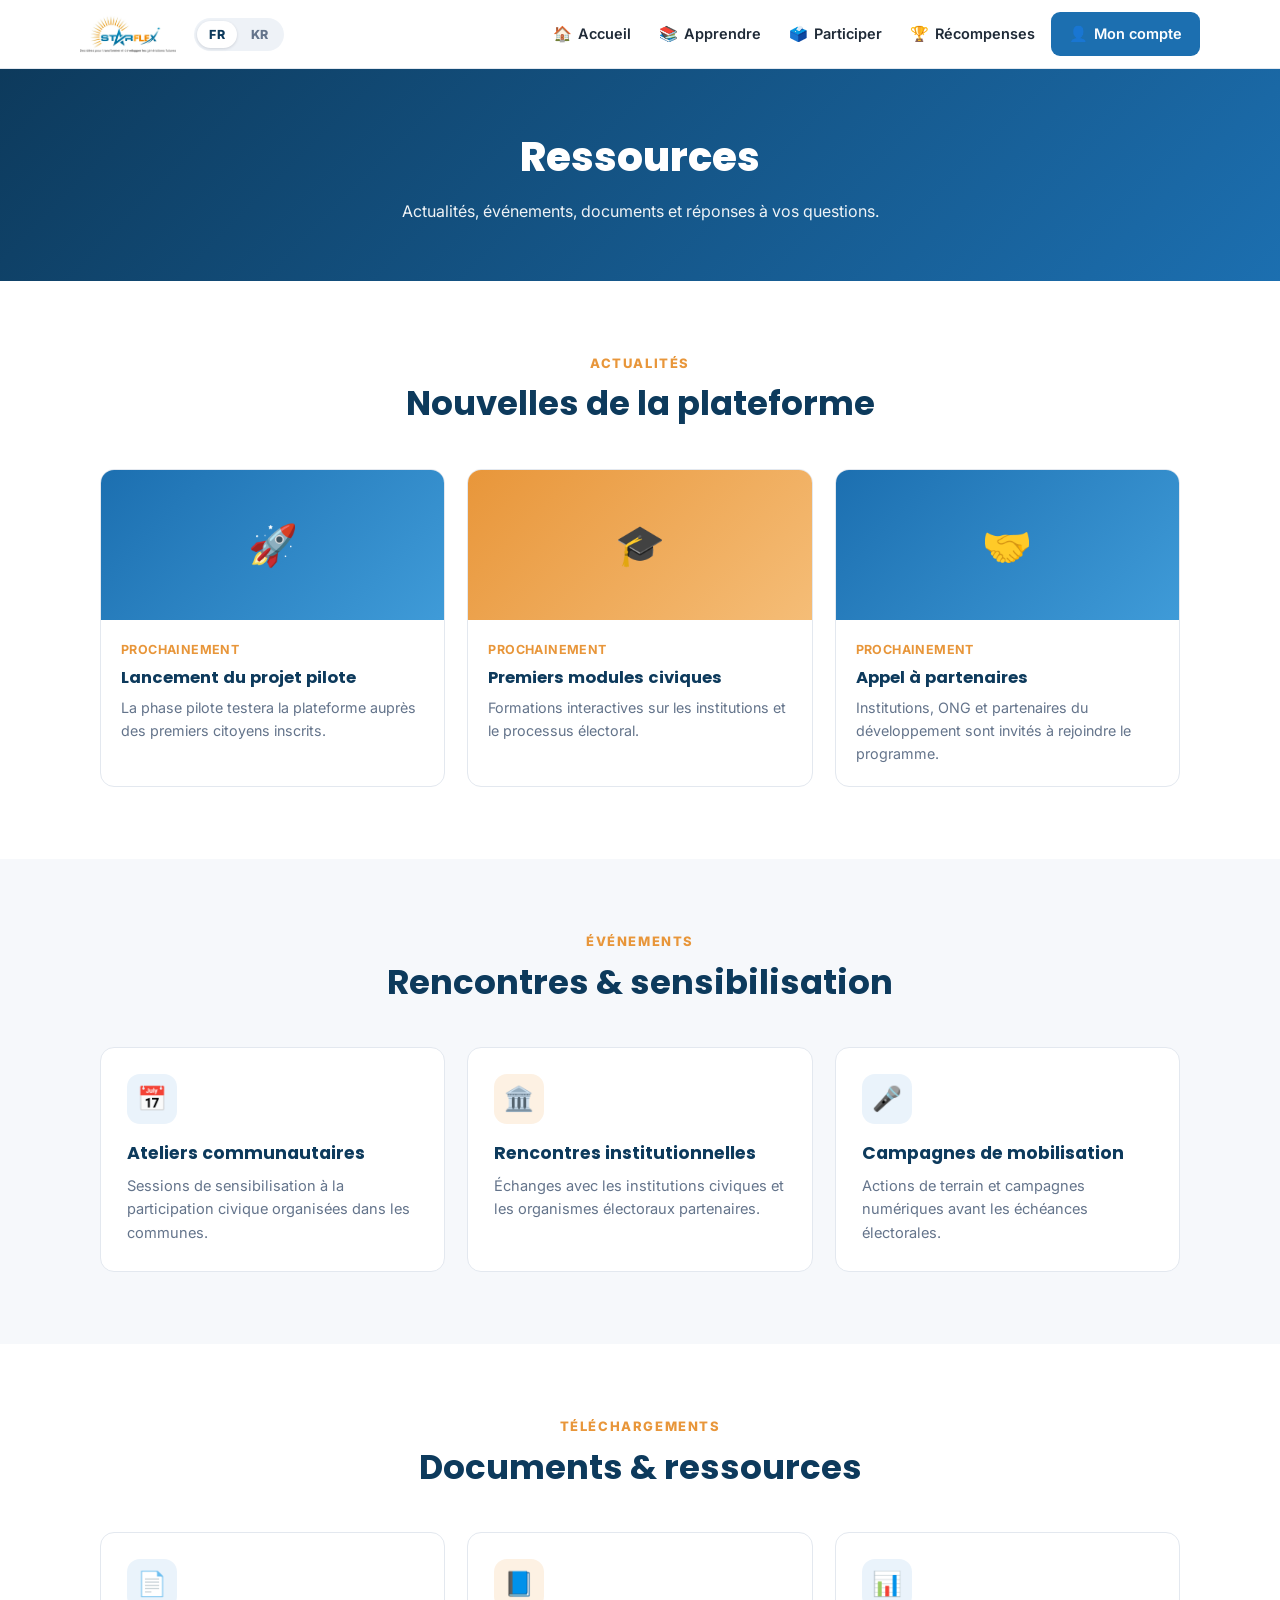
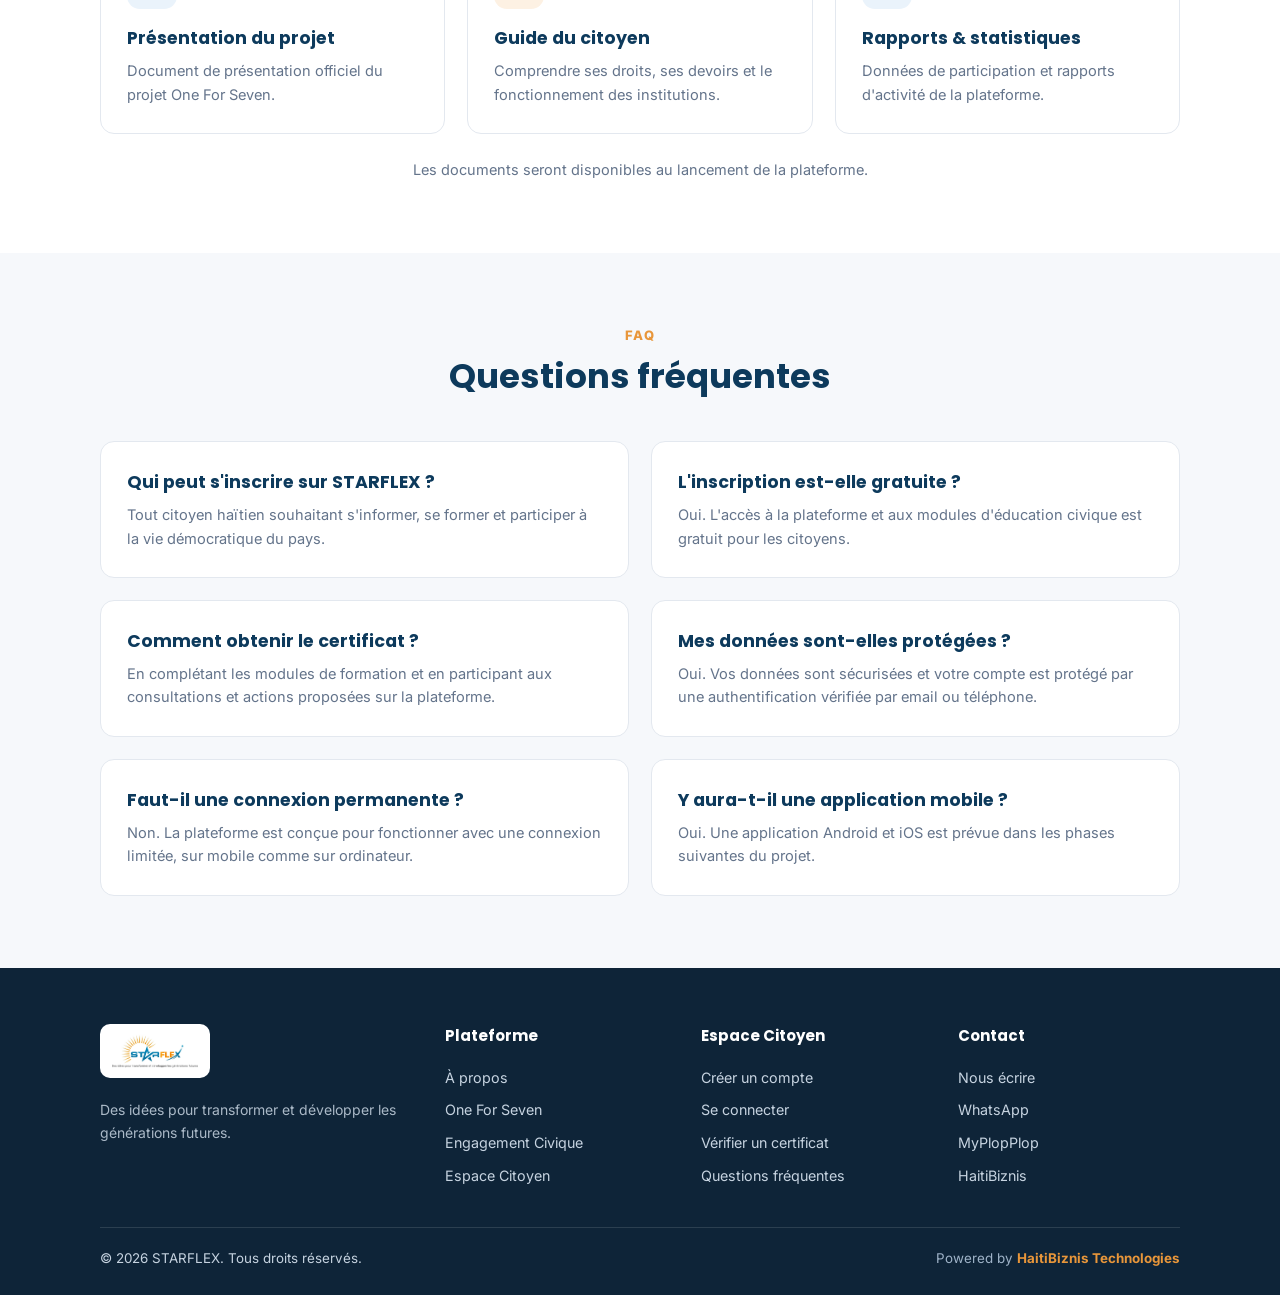
<file: resources.html>
<!DOCTYPE html>
<html lang="fr">
<head>
<meta charset="UTF-8">
<meta name="viewport" content="width=device-width, initial-scale=1.0">
<title>Ressources — STARFLEX</title>
<meta name="description" content="Actualités, événements, documents à télécharger et questions fréquentes sur la plateforme STARFLEX.">
<meta property="og:title" content="Ressources — STARFLEX">
<meta property="og:description" content="Actualités, événements, documents à télécharger et questions fréquentes sur la plateforme STARFLEX.">
<meta property="og:image" content="https://starflexone.com/assets/og-starflex.jpg?v=2">
<meta property="og:image:secure_url" content="https://starflexone.com/assets/og-starflex.jpg?v=2">
<meta property="og:image:type" content="image/jpeg">
<meta property="og:image:width" content="1200">
<meta property="og:image:height" content="630">
<meta property="og:image:alt" content="STARFLEX — Un geste citoyen pour sept avantages sociaux">
<meta property="og:url" content="https://starflexone.com/resources.html">
<meta property="og:type" content="website">
<meta property="og:site_name" content="STARFLEX">
<meta property="og:locale" content="fr_FR">
<meta name="twitter:card" content="summary_large_image">
<meta name="twitter:title" content="Ressources — STARFLEX">
<meta name="twitter:description" content="Actualités, événements, documents à télécharger et questions fréquentes sur la plateforme STARFLEX.">
<meta name="twitter:image" content="https://starflexone.com/assets/og-starflex.jpg?v=2">
<link rel="canonical" href="https://starflexone.com/resources.html">
<link rel="preconnect" href="https://fonts.googleapis.com">
<link rel="preconnect" href="https://fonts.gstatic.com" crossorigin>
<link href="https://fonts.googleapis.com/css2?family=Inter:wght@400;500;600;700&family=Poppins:wght@600;700;800&display=swap" rel="stylesheet">
<link rel="stylesheet" href="assets/starflex.css">
<link rel="stylesheet" href="assets/starflex-home.css">
<link rel="icon" href="assets/starflex-logo.png">
</head>
<body>

<header class="site-header">
  <div class="wrap nav">
    <a class="brand" href="index.html"><img src="assets/starflex-logo.png" alt="STARFLEX"></a>
    <div class="lang-switch"></div>
    <button class="burger" onclick="sfToggleNav()" data-i18n-title="nav.menu">&#9776;</button>
    <nav class="nav-links" id="navLinks">
      <a href="index.html"><span class="ni">🏠</span><span data-i18n="nav.home">Accueil</span></a>
      <a href="civic-engagement.html"><span class="ni">📚</span><span data-i18n="nav.learn">Apprendre</span></a>
      <a href="one-for-seven.html"><span class="ni">🗳️</span><span data-i18n="nav.participate">Participer</span></a>
      <a href="portal.html#certificat"><span class="ni">🏆</span><span data-i18n="nav.rewards">Récompenses</span></a>
      <a href="portal.html" class="nav-cta"><span class="ni">👤</span><span data-i18n="nav.account">Mon compte</span></a>
    </nav>
  </div>
</header>

<div class="page-hero">
  <div class="wrap">
    <h1 data-i18n="rs.1">Ressources</h1>
    <p data-i18n="rs.2">Actualités, événements, documents et réponses à vos questions.</p>
  </div>
</div>

<section id="news">
  <div class="wrap">
    <div class="section-head"><div class="kicker" data-i18n="rs.k1">Actualités</div><h2 data-i18n="rs.3">Nouvelles de la plateforme</h2></div>
    <div class="grid grid-3">
      <article class="news-card"><div class="news-thumb">🚀</div><div class="news-body"><div class="news-date" data-i18n="rs.k5">Prochainement</div><h3 data-i18n="rs.4">Lancement du projet pilote</h3><p data-i18n="rs.5">La phase pilote testera la plateforme auprès des premiers citoyens inscrits.</p></div></article>
      <article class="news-card o"><div class="news-thumb">🎓</div><div class="news-body"><div class="news-date" data-i18n="rs.k5">Prochainement</div><h3 data-i18n="rs.6">Premiers modules civiques</h3><p data-i18n="rs.7">Formations interactives sur les institutions et le processus électoral.</p></div></article>
      <article class="news-card"><div class="news-thumb">🤝</div><div class="news-body"><div class="news-date" data-i18n="rs.k5">Prochainement</div><h3 data-i18n="rs.8">Appel à partenaires</h3><p data-i18n="rs.9">Institutions, ONG et partenaires du développement sont invités à rejoindre le programme.</p></div></article>
    </div>
  </div>
</section>

<section class="alt" id="events">
  <div class="wrap">
    <div class="section-head"><div class="kicker" data-i18n="rs.k2">Événements</div><h2 data-i18n="rs.10">Rencontres &amp; sensibilisation</h2></div>
    <div class="grid grid-3">
      <div class="card"><div class="ico">📅</div><h3 data-i18n="rs.11">Ateliers communautaires</h3><p data-i18n="rs.12">Sessions de sensibilisation à la participation civique organisées dans les communes.</p></div>
      <div class="card orange"><div class="ico">🏛️</div><h3 data-i18n="rs.13">Rencontres institutionnelles</h3><p data-i18n="rs.14">Échanges avec les institutions civiques et les organismes électoraux partenaires.</p></div>
      <div class="card"><div class="ico">🎤</div><h3 data-i18n="rs.15">Campagnes de mobilisation</h3><p data-i18n="rs.16">Actions de terrain et campagnes numériques avant les échéances électorales.</p></div>
    </div>
  </div>
</section>

<section id="downloads">
  <div class="wrap">
    <div class="section-head"><div class="kicker" data-i18n="rs.k3">Téléchargements</div><h2 data-i18n="rs.17">Documents &amp; ressources</h2></div>
    <div class="grid grid-3">
      <div class="card"><div class="ico">📄</div><h3 data-i18n="rs.18">Présentation du projet</h3><p data-i18n="rs.19">Document de présentation officiel du projet One For Seven.</p></div>
      <div class="card orange"><div class="ico">📘</div><h3 data-i18n="rs.20">Guide du citoyen</h3><p data-i18n="rs.21">Comprendre ses droits, ses devoirs et le fonctionnement des institutions.</p></div>
      <div class="card"><div class="ico">📊</div><h3 data-i18n="rs.22">Rapports &amp; statistiques</h3><p data-i18n="rs.23">Données de participation et rapports d'activité de la plateforme.</p></div>
    </div>
    <div class="center mt-24"><p style="color:var(--muted);font-size:14.5px" data-i18n="rs.24">Les documents seront disponibles au lancement de la plateforme.</p></div>
  </div>
</section>

<section class="alt" id="faq">
  <div class="wrap">
    <div class="section-head"><div class="kicker" data-i18n="rs.k4">FAQ</div><h2 data-i18n="rs.25">Questions fréquentes</h2></div>
    <div class="grid grid-2">
      <div class="card"><h3 data-i18n="rs.26">Qui peut s'inscrire sur STARFLEX ?</h3><p data-i18n="rs.27">Tout citoyen haïtien souhaitant s'informer, se former et participer à la vie démocratique du pays.</p></div>
      <div class="card"><h3 data-i18n="rs.28">L'inscription est-elle gratuite ?</h3><p data-i18n="rs.29">Oui. L'accès à la plateforme et aux modules d'éducation civique est gratuit pour les citoyens.</p></div>
      <div class="card"><h3 data-i18n="rs.30">Comment obtenir le certificat ?</h3><p data-i18n="rs.31">En complétant les modules de formation et en participant aux consultations et actions proposées sur la plateforme.</p></div>
      <div class="card"><h3 data-i18n="rs.32">Mes données sont-elles protégées ?</h3><p data-i18n="rs.33">Oui. Vos données sont sécurisées et votre compte est protégé par une authentification vérifiée par email ou téléphone.</p></div>
      <div class="card"><h3 data-i18n="rs.34">Faut-il une connexion permanente ?</h3><p data-i18n="rs.35">Non. La plateforme est conçue pour fonctionner avec une connexion limitée, sur mobile comme sur ordinateur.</p></div>
      <div class="card"><h3 data-i18n="rs.36">Y aura-t-il une application mobile ?</h3><p data-i18n="rs.37">Oui. Une application Android et iOS est prévue dans les phases suivantes du projet.</p></div>
    </div>
  </div>
</section>

<footer class="site-footer">
  <div class="wrap">
    <div class="footer-grid">
      <div>
        <div class="logo-foot"><img src="assets/starflex-logo.png" alt="STARFLEX"></div>
        <p class="tag" data-i18n="foot.tag">Des idées pour transformer et développer les générations futures.</p>
      </div>
      <div>
        <h4 data-i18n="foot.platform">Plateforme</h4>
        <a href="about.html" data-i18n="foot.about">À propos</a>
        <a href="one-for-seven.html" data-i18n="foot.ofs">One For Seven</a>
        <a href="civic-engagement.html" data-i18n="foot.civic">Engagement Civique</a>
        <a href="portal.html" data-i18n="foot.citizen">Espace Citoyen</a>
      </div>
      <div>
        <h4 data-i18n="foot.citizen">Espace Citoyen</h4>
        <a href="register.html" data-i18n="foot.createacct">Créer un compte</a>
        <a href="login.html" data-i18n="foot.signin">Se connecter</a>
        <a href="certificate.html" data-i18n="foot.verifycert">Vérifier un certificat</a>
        <a href="resources.html#faq" data-i18n="foot.faq">Questions fréquentes</a>
      </div>
      <div>
        <h4 data-i18n="foot.contact">Contact</h4>
        <a href="contact.html" data-i18n="foot.write">Nous écrire</a>
        <a href="contact.html#whatsapp">WhatsApp</a>
        <a href="https://myplopplop.com" target="_blank">MyPlopPlop</a>
        <a href="https://haitibiznis.com" target="_blank">HaitiBiznis</a>
      </div>
    </div>
    <div class="footer-bottom">
      <span data-i18n="foot.rights">&copy; 2026 STARFLEX. Tous droits r&eacute;serv&eacute;s.</span>
      <span class="powered"><span data-i18n="foot.powered">Powered by</span> <b>HaitiBiznis Technologies</b></span>
    </div>
  </div>
</footer>

<script src="assets/starflex-i18n.js"></script>
<script src="assets/starflex-cms.js"></script>
</body>
</html>
</file>
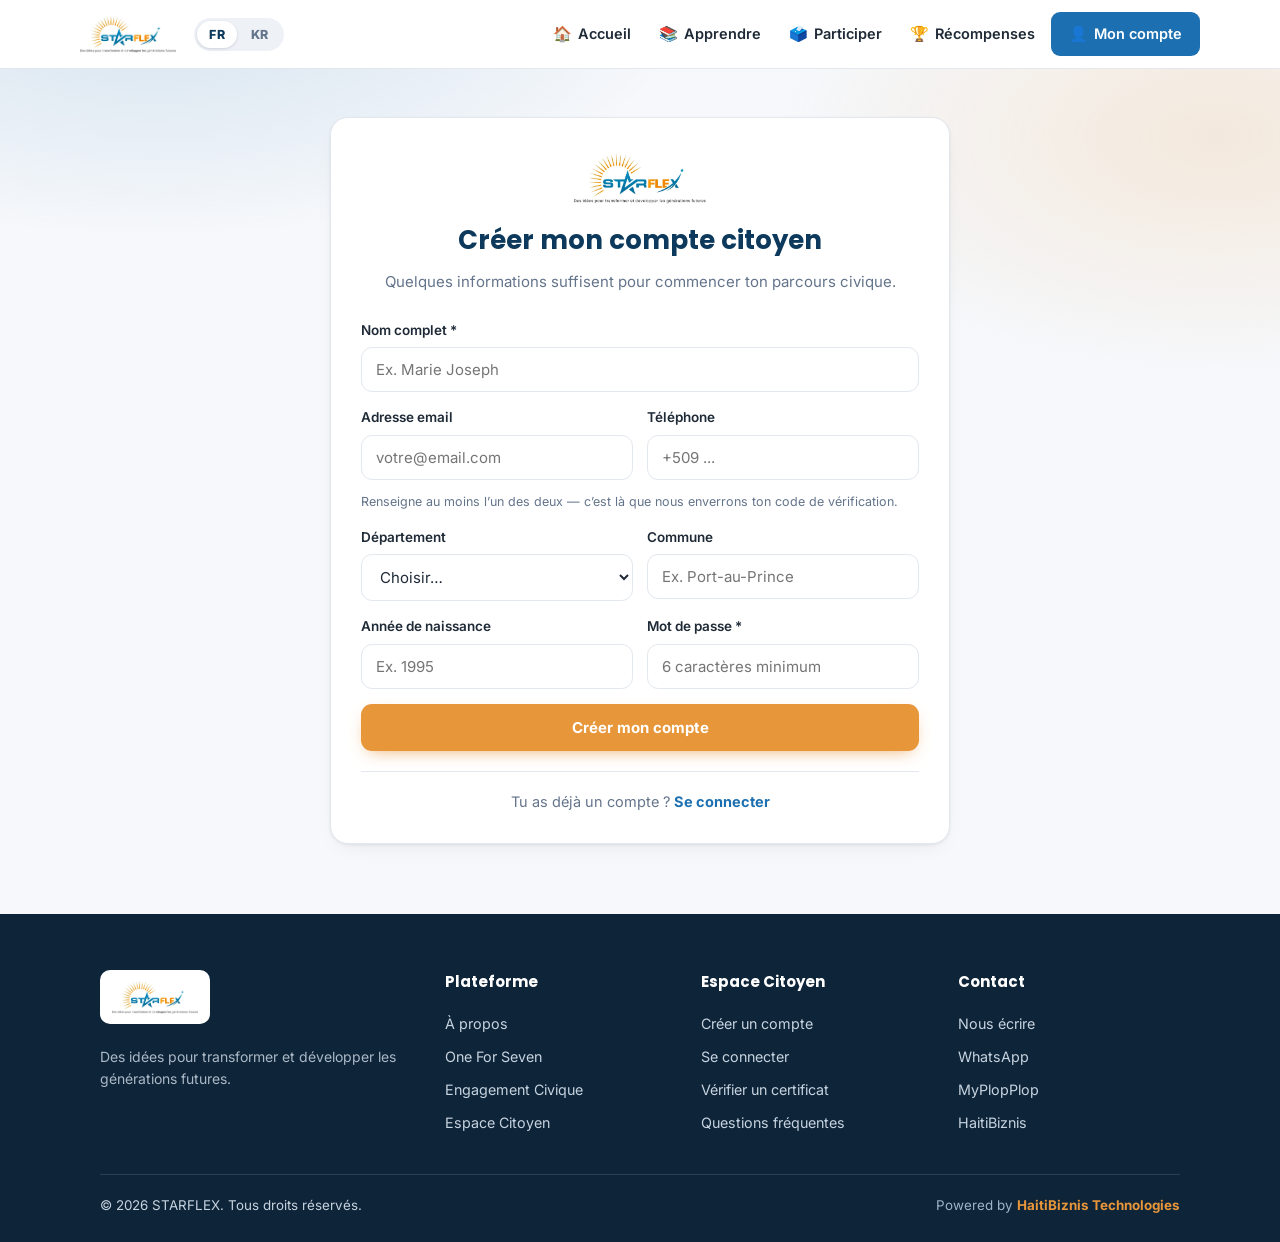
<file: verify.html>
<!DOCTYPE html>
<html lang="fr">
<head>
<meta charset="UTF-8">
<meta name="viewport" content="width=device-width, initial-scale=1.0">
<title>Vérification du compte — STARFLEX</title>
<meta name="description" content="Saisissez le code de vérification à 6 chiffres pour activer votre compte citoyen STARFLEX.">
<meta property="og:title" content="Vérification du compte — STARFLEX">
<meta property="og:description" content="Saisissez le code de vérification à 6 chiffres pour activer votre compte citoyen STARFLEX.">
<meta property="og:image" content="https://starflexone.com/assets/og-starflex.jpg?v=2">
<meta property="og:image:secure_url" content="https://starflexone.com/assets/og-starflex.jpg?v=2">
<meta property="og:image:type" content="image/jpeg">
<meta property="og:image:width" content="1200">
<meta property="og:image:height" content="630">
<meta property="og:image:alt" content="STARFLEX — Un geste citoyen pour sept avantages sociaux">
<meta property="og:url" content="https://starflexone.com/verify.html">
<meta property="og:type" content="website">
<meta property="og:site_name" content="STARFLEX">
<meta property="og:locale" content="fr_FR">
<meta name="twitter:card" content="summary_large_image">
<meta name="twitter:title" content="Vérification du compte — STARFLEX">
<meta name="twitter:description" content="Saisissez le code de vérification à 6 chiffres pour activer votre compte citoyen STARFLEX.">
<meta name="twitter:image" content="https://starflexone.com/assets/og-starflex.jpg?v=2">
<link rel="canonical" href="https://starflexone.com/verify.html">
<meta name="robots" content="noindex, nofollow">
<link rel="preconnect" href="https://fonts.googleapis.com">
<link rel="preconnect" href="https://fonts.gstatic.com" crossorigin>
<link href="https://fonts.googleapis.com/css2?family=Inter:wght@400;500;600;700&family=Poppins:wght@600;700;800&display=swap" rel="stylesheet">
<link rel="stylesheet" href="assets/starflex.css">
<link rel="stylesheet" href="assets/starflex-home.css">
<link rel="stylesheet" href="assets/starflex-portal.css">
<link rel="icon" href="assets/starflex-logo.png">
</head>
<body>

<header class="site-header">
  <div class="wrap nav">
    <a class="brand" href="index.html"><img src="assets/starflex-logo.png" alt="STARFLEX"></a>
    <div class="lang-switch"></div>
    <button class="burger" onclick="sfToggleNav()" data-i18n-title="nav.menu">&#9776;</button>
    <nav class="nav-links" id="navLinks">
      <a href="index.html"><span class="ni">🏠</span><span data-i18n="nav.home">Accueil</span></a>
      <a href="civic-engagement.html"><span class="ni">📚</span><span data-i18n="nav.learn">Apprendre</span></a>
      <a href="one-for-seven.html"><span class="ni">🗳️</span><span data-i18n="nav.participate">Participer</span></a>
      <a href="portal.html#certificat"><span class="ni">🏆</span><span data-i18n="nav.rewards">Récompenses</span></a>
      <a href="portal.html" class="nav-cta"><span class="ni">👤</span><span data-i18n="nav.account">Mon compte</span></a>
    </nav>
  </div>
</header>

<div class="auth-wrap">
  <div class="auth-card">
    <div class="auth-head">
      <img src="assets/starflex-logo.png" alt="STARFLEX">
      <h1 data-i18n="auth.otp_h1">Vérifiez votre compte</h1>
      <p id="sentTo">Saisissez le code à 6 chiffres que nous venons de vous envoyer.</p>
    </div>

    <!-- Shown only while no SMS/email provider is connected, so the flow stays testable. -->
    <div class="demo-code" id="demoCode" style="display:none">
      <span data-i18n="auth.otp_demo">Code de vérification (mode démonstration)</span>
      <b id="demoCodeVal"></b>
    </div>

    <div class="form-msg" id="msg"></div>

    <form id="otpForm">
      <div class="otp-row" id="otpRow">
        <input type="text" inputmode="numeric" maxlength="1" autocomplete="one-time-code" aria-label="Chiffre 1">
        <input type="text" inputmode="numeric" maxlength="1" aria-label="Chiffre 2">
        <input type="text" inputmode="numeric" maxlength="1" aria-label="Chiffre 3">
        <input type="text" inputmode="numeric" maxlength="1" aria-label="Chiffre 4">
        <input type="text" inputmode="numeric" maxlength="1" aria-label="Chiffre 5">
        <input type="text" inputmode="numeric" maxlength="1" aria-label="Chiffre 6">
      </div>
      <button class="btn btn-orange btn-full" type="submit" id="submitBtn" data-i18n="auth.otp_btn">Vérifier mon compte</button>
    </form>

    <div class="auth-alt">
      <span data-i18n="auth.otp_none">Vous n'avez rien reçu ?</span> <a href="#" id="resendLink" data-i18n="auth.otp_resend">Renvoyer le code</a><br>
      <span style="font-size:13.5px" data-i18n="auth.otp_expire">Le code expire au bout de 10 minutes.</span>
    </div>
  </div>
</div>

<script src="assets/starflex-i18n.js"></script>
<script src="assets/starflex-cms.js"></script>
<script src="assets/starflex-app.js"></script>
<script>
var pending = null;
try { pending = JSON.parse(sessionStorage.getItem('sf_pending') || 'null'); } catch (e) {}

if (!pending || !pending.citizen_id) {
  // Nothing to verify — send the visitor back to where the flow starts.
  location.href = 'register.html';
}

if (pending) {
  document.getElementById('sentTo').textContent =
    sfT(pending.channel === 'email' ? 'msg.sent_email' : 'msg.sent_sms') +
    (pending.contact ? ' ' + sfT('msg.to') + ' ' + pending.contact : '') + '.';
  showDemoCode(pending.otp);
}

function showDemoCode(code) {
  if (!code) return;
  document.getElementById('demoCodeVal').textContent = code;
  document.getElementById('demoCode').style.display = 'block';
}

// 6 single-character boxes that behave like one field.
var boxes = Array.prototype.slice.call(document.querySelectorAll('#otpRow input'));
boxes.forEach(function (b, i) {
  b.addEventListener('input', function () {
    b.value = b.value.replace(/\D/g, '');
    if (b.value && i < boxes.length - 1) boxes[i + 1].focus();
  });
  b.addEventListener('keydown', function (e) {
    if (e.key === 'Backspace' && !b.value && i > 0) boxes[i - 1].focus();
  });
  b.addEventListener('paste', function (e) {
    var text = (e.clipboardData || window.clipboardData).getData('text').replace(/\D/g, '').slice(0, 6);
    if (!text) return;
    e.preventDefault();
    text.split('').forEach(function (ch, k) { if (boxes[k]) boxes[k].value = ch; });
    boxes[Math.min(text.length, 5)].focus();
  });
});
boxes[0].focus();

document.getElementById('otpForm').addEventListener('submit', function (e) {
  e.preventDefault();
  var code = boxes.map(function (b) { return b.value; }).join('');
  if (code.length !== 6) return sfMsg('msg', sfT('msg.otp_6'));

  var btn = document.getElementById('submitBtn');
  sfMsg('msg', '');
  sfBusy(btn, true, sfT('msg.verifying'));

  /* 🔒 The ticket from register/login proves this is the person who asked for
     the code. The server no longer accepts the account number alone. */
  sfApi('/api/auth/verify-otp', { method: 'POST', body: { citizen_id: pending.citizen_id, ticket: pending.ticket, code: code } })
    .then(function (res) {
      sfSetSession(res.token, res.data);
      sessionStorage.removeItem('sf_pending');
      location.href = 'dashboard.html?welcome=1';
    })
    .catch(function (err) {
      sfBusy(btn, false);
      if (backToLogin(err)) return;
      sfMsg('msg', err.message);
      boxes.forEach(function (b) { b.value = ''; });
      boxes[0].focus();
    });
});

document.getElementById('resendLink').addEventListener('click', function (e) {
  e.preventDefault();
  sfMsg('msg', '');
  sfApi('/api/auth/resend-otp', { method: 'POST', body: { citizen_id: pending.citizen_id, ticket: pending.ticket } })
    .then(function (res) {
      sfMsg('msg', sfT('msg.otp_resent'), 'ok');
      showDemoCode((res.data || {}).otp);
    })
    .catch(function (err) { if (!backToLogin(err)) sfMsg('msg', err.message); });
});

/* An expired verification session, or an account that is already verified,
   goes back to the sign-in page instead of a dead end. */
function backToLogin(err) {
  var c = (err.data || {}).code;
  if (c !== 'ticket_required' && c !== 'already_verified') return false;
  sessionStorage.removeItem('sf_pending');
  sfMsg('msg', err.message);
  setTimeout(function () { location.href = 'login.html'; }, 2500);
  return true;
}
</script>

<footer class="site-footer">
  <div class="wrap">
    <div class="footer-grid">
      <div>
        <div class="logo-foot"><img src="assets/starflex-logo.png" alt="STARFLEX"></div>
        <p class="tag" data-i18n="foot.tag">Des idées pour transformer et développer les générations futures.</p>
      </div>
      <div>
        <h4 data-i18n="foot.platform">Plateforme</h4>
        <a href="about.html" data-i18n="foot.about">À propos</a>
        <a href="one-for-seven.html" data-i18n="foot.ofs">One For Seven</a>
        <a href="civic-engagement.html" data-i18n="foot.civic">Engagement Civique</a>
        <a href="portal.html" data-i18n="foot.citizen">Espace Citoyen</a>
      </div>
      <div>
        <h4 data-i18n="foot.citizen">Espace Citoyen</h4>
        <a href="register.html" data-i18n="foot.createacct">Créer un compte</a>
        <a href="login.html" data-i18n="foot.signin">Se connecter</a>
        <a href="certificate.html" data-i18n="foot.verifycert">Vérifier un certificat</a>
        <a href="resources.html#faq" data-i18n="foot.faq">Questions fréquentes</a>
      </div>
      <div>
        <h4 data-i18n="foot.contact">Contact</h4>
        <a href="contact.html" data-i18n="foot.write">Nous écrire</a>
        <a href="contact.html#whatsapp">WhatsApp</a>
        <a href="https://myplopplop.com" target="_blank">MyPlopPlop</a>
        <a href="https://haitibiznis.com" target="_blank">HaitiBiznis</a>
      </div>
    </div>
    <div class="footer-bottom">
      <span data-i18n="foot.rights">&copy; 2026 STARFLEX. Tous droits r&eacute;serv&eacute;s.</span>
      <span class="powered"><span data-i18n="foot.powered">Powered by</span> <b>HaitiBiznis Technologies</b></span>
    </div>
  </div>
</footer>

</body>
</html>
</file>
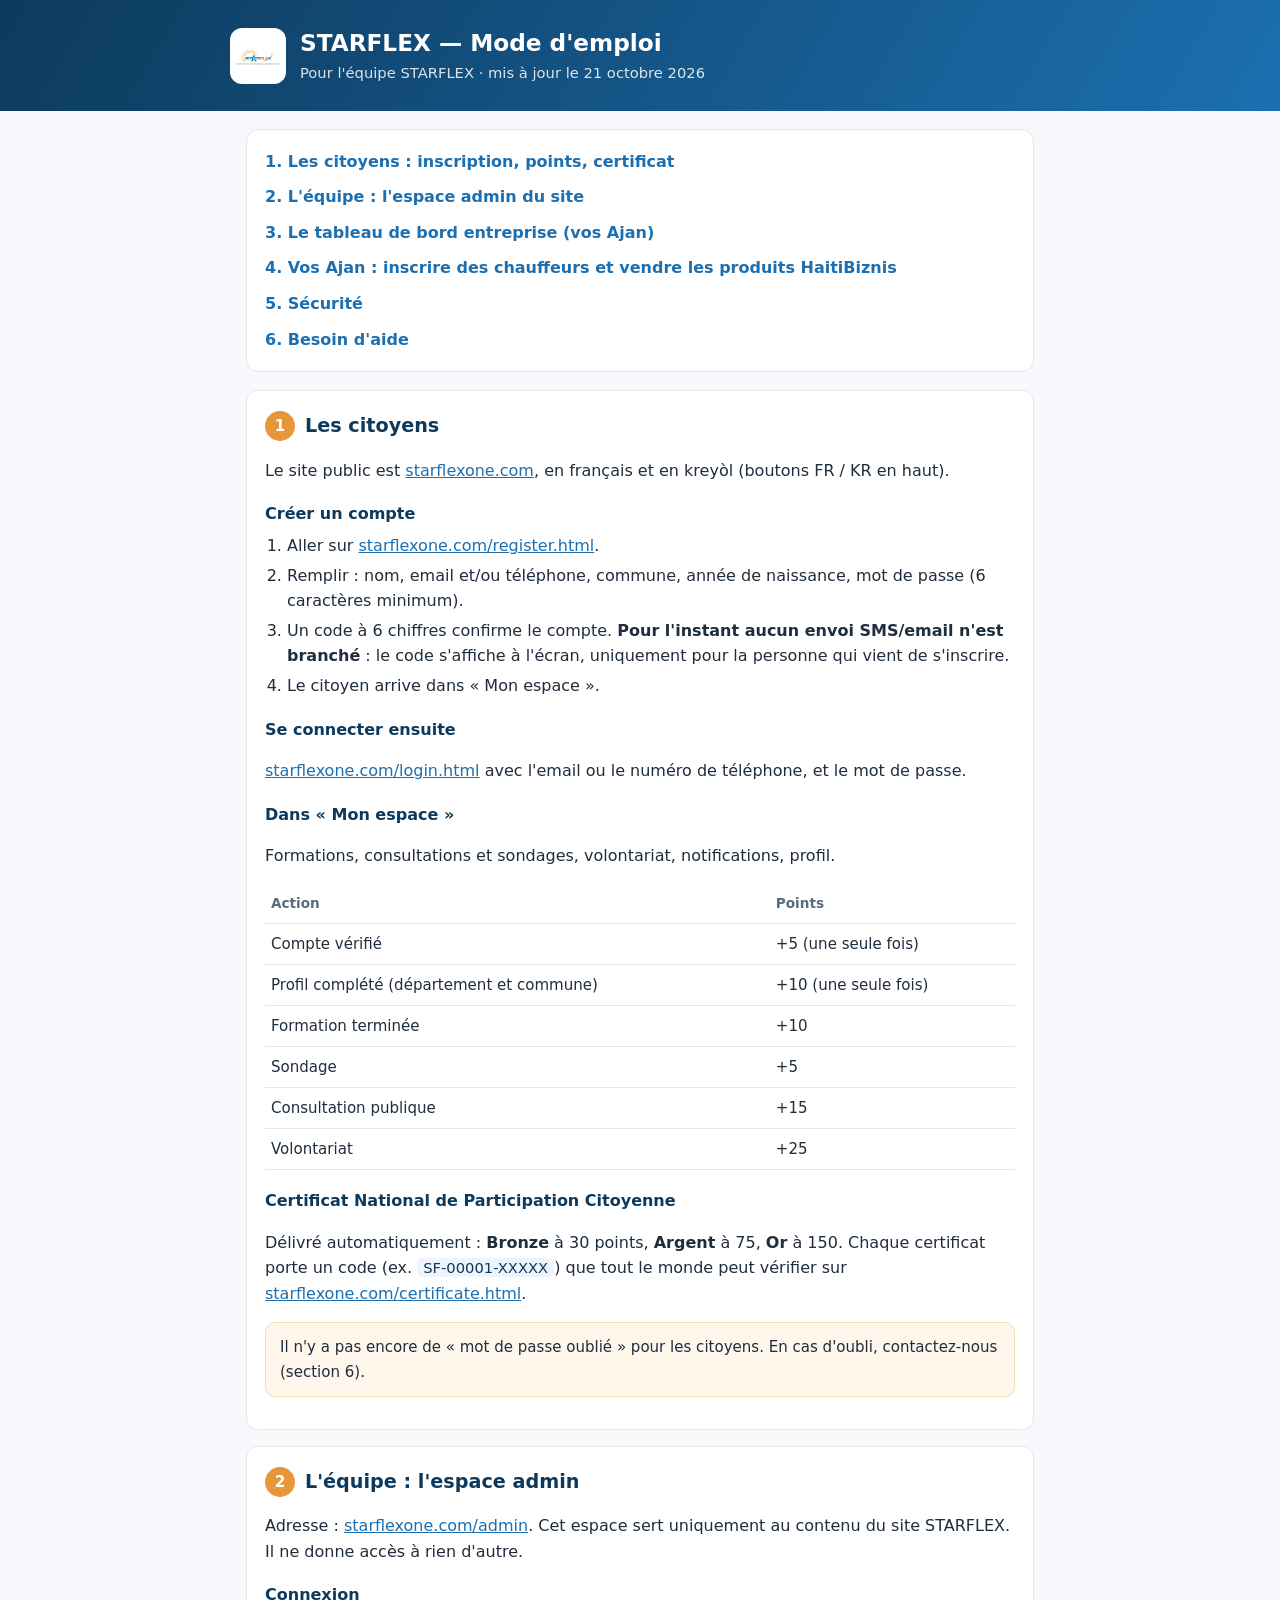
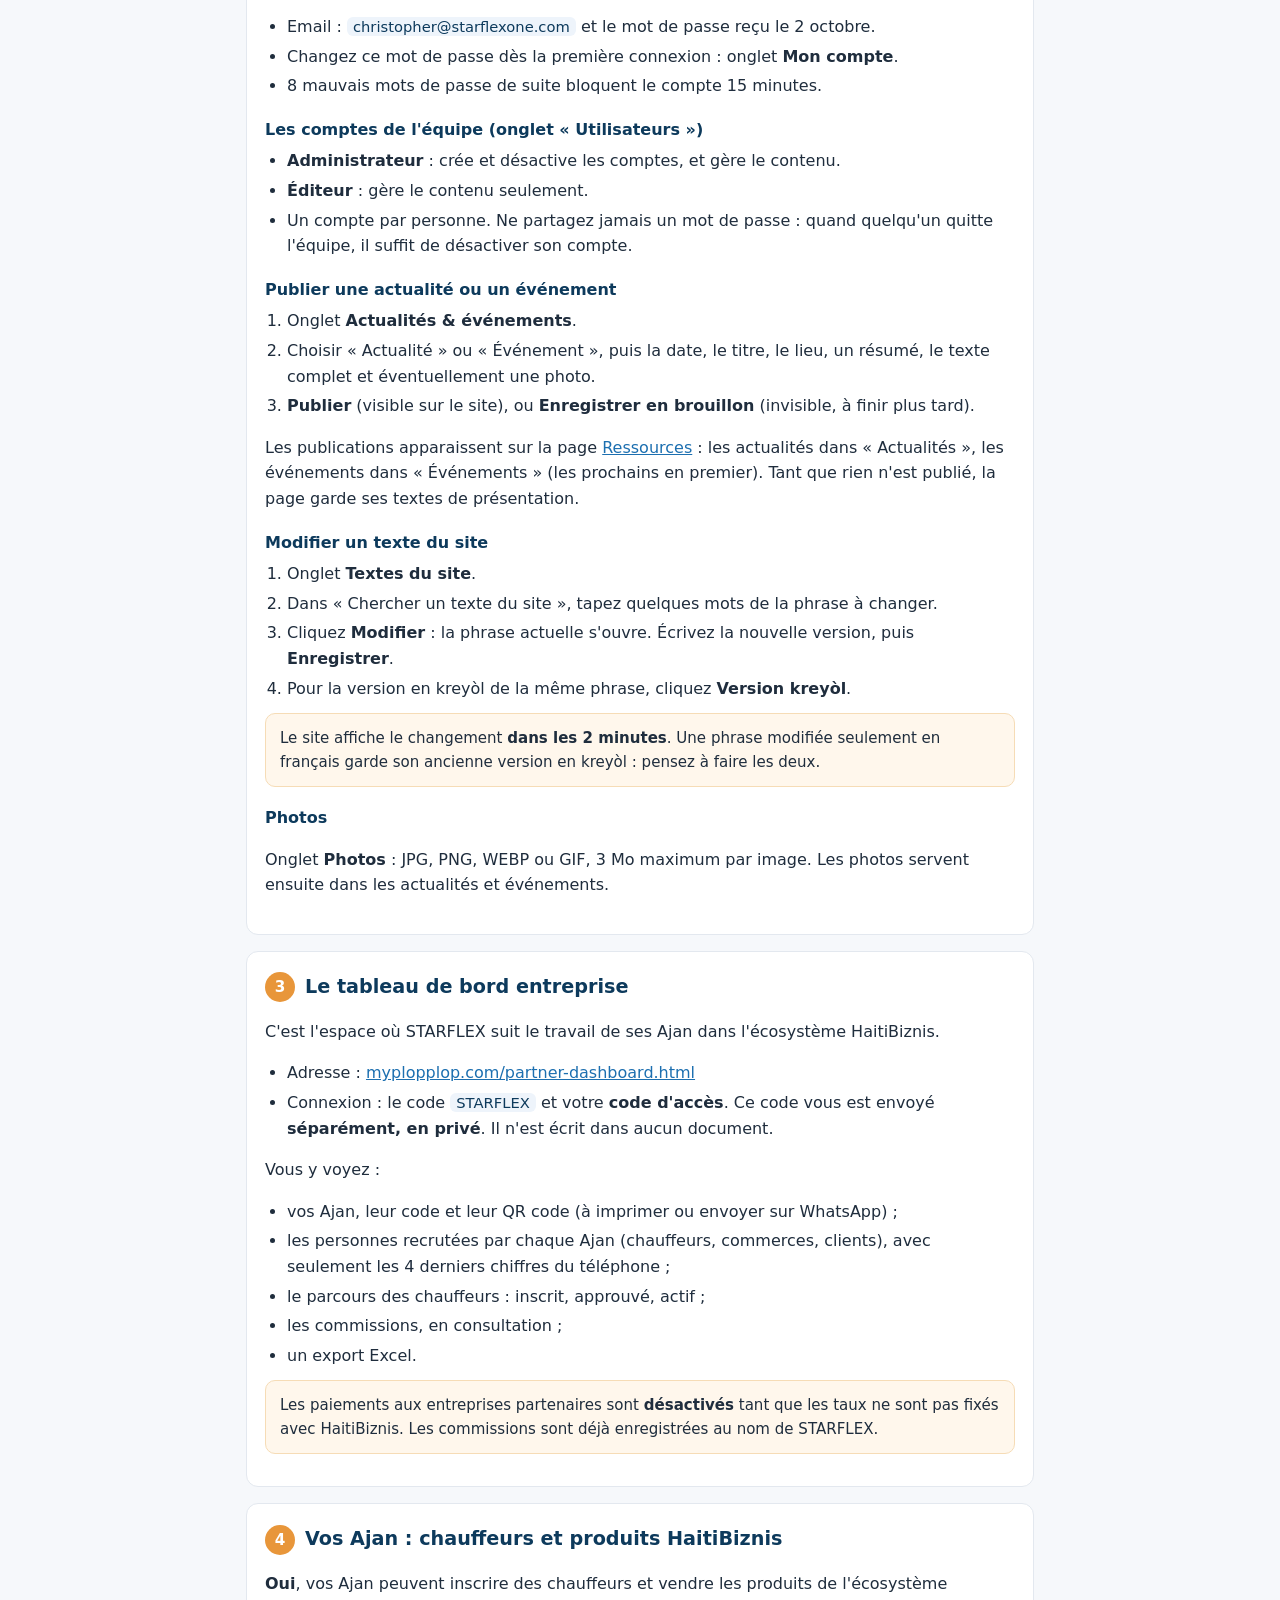
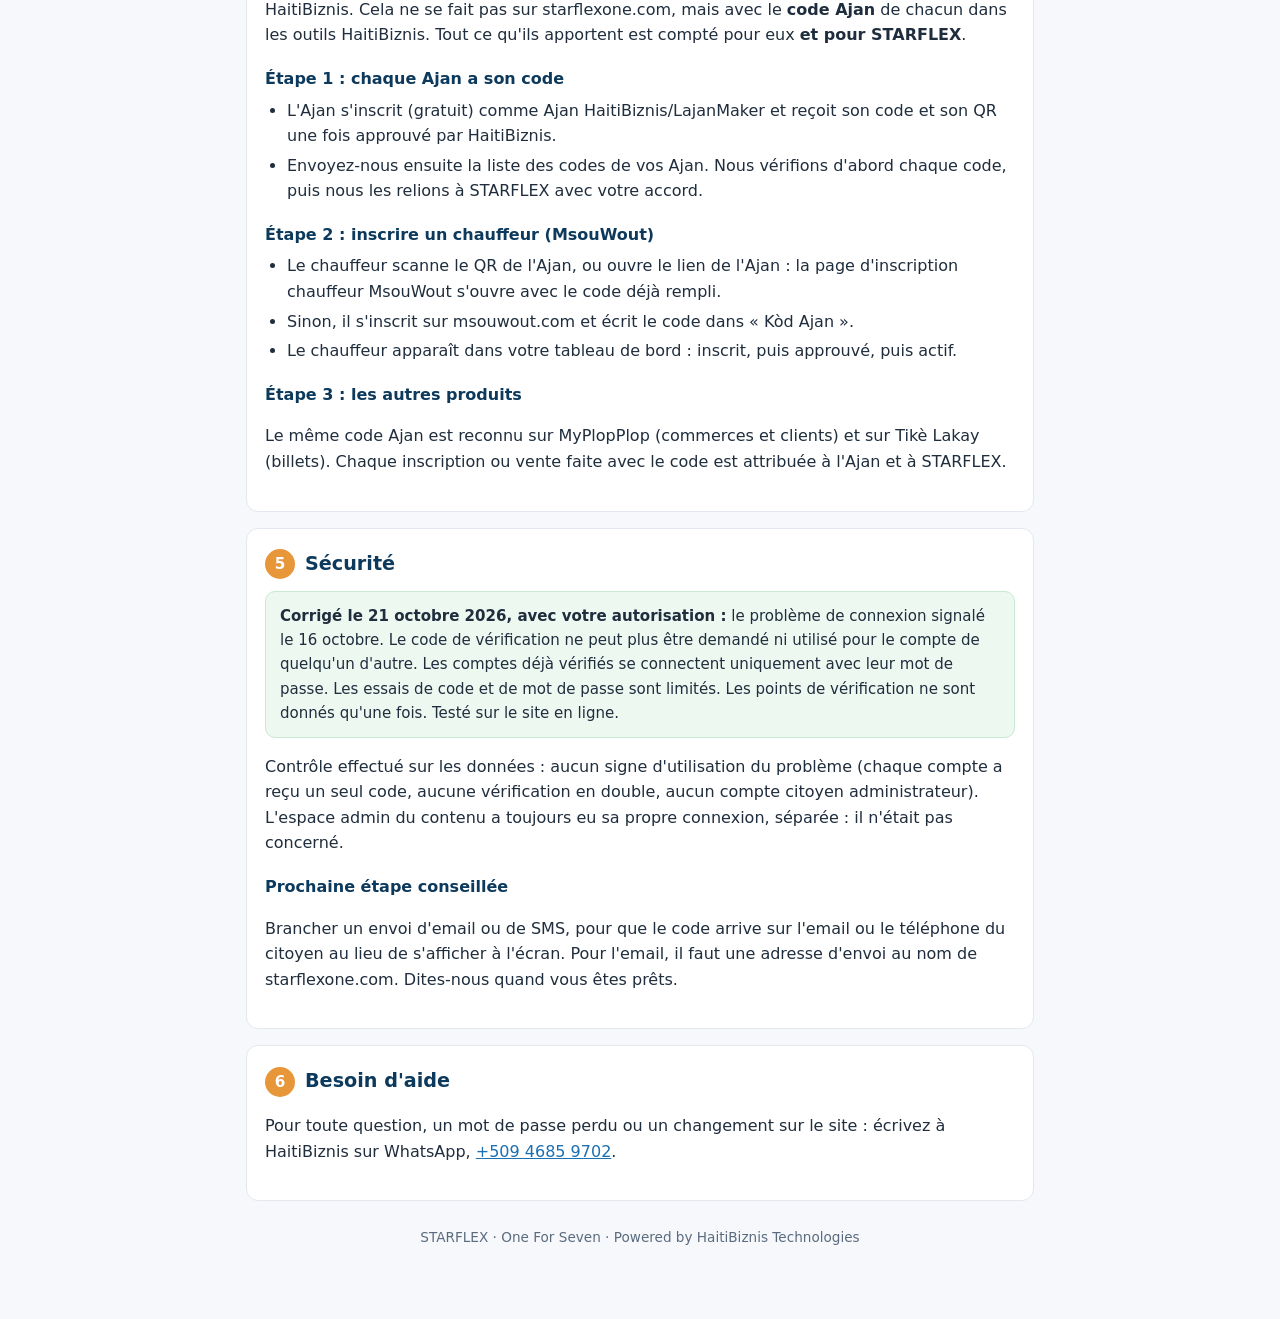
<file: admin/guide.html>
<!DOCTYPE html>
<html lang="fr">
<head>
<meta charset="UTF-8">
<meta name="viewport" content="width=device-width, initial-scale=1">
<meta name="robots" content="noindex, nofollow">
<meta name="color-scheme" content="light">
<title>STARFLEX — Mode d'emploi</title>
<link rel="icon" href="../assets/starflex-logo.png">
<style>
  :root{ --blue:#1c6fb0; --ink:#0d3a5c; --orange:#e8963a; --line:#e3e8ef; --muted:#5b6b7f; --bg:#f6f8fb; }
  *{ box-sizing:border-box }
  body{ margin:0; font:16px/1.6 system-ui,-apple-system,"Segoe UI",Roboto,sans-serif; color:#1f2d3d; background:var(--bg) }
  header{ background:linear-gradient(120deg,var(--ink),var(--blue)); color:#fff; padding:28px 18px 26px }
  header .w{ max-width:820px; margin:0 auto; display:flex; gap:14px; align-items:center }
  header img{ width:56px; height:56px; border-radius:12px; background:#fff; padding:6px; object-fit:contain }
  header h1{ margin:0; font-size:1.45rem; line-height:1.25 }
  header p{ margin:4px 0 0; opacity:.85; font-size:.92rem }
  main{ max-width:820px; margin:0 auto; padding:18px 16px 60px }
  nav.toc{ background:#fff; border:1px solid var(--line); border-radius:12px; padding:14px 18px; margin-bottom:18px }
  nav.toc a{ display:block; color:var(--blue); text-decoration:none; padding:5px 0; font-weight:600 }
  section{ background:#fff; border:1px solid var(--line); border-radius:12px; padding:20px 18px; margin-bottom:16px }
  h2{ color:var(--ink); font-size:1.2rem; margin:0 0 10px; display:flex; gap:10px; align-items:center }
  h2 .n{ flex:0 0 30px; height:30px; border-radius:50%; background:var(--orange); color:#fff; display:grid; place-items:center; font-size:.95rem }
  h3{ color:var(--ink); font-size:1rem; margin:18px 0 6px }
  ol,ul{ padding-left:22px; margin:6px 0 }
  li{ margin:4px 0 }
  a{ color:var(--blue) }
  code,.k{ background:#eef4fb; color:var(--ink); padding:1px 6px; border-radius:6px; font-size:.92em }
  .note{ background:#fff7ec; border:1px solid #f6dcb6; border-radius:10px; padding:12px 14px; margin:12px 0; font-size:.94rem }
  .ok{ background:#edf8f1; border:1px solid #c8e9d4; border-radius:10px; padding:12px 14px; margin:12px 0; font-size:.94rem }
  table{ width:100%; border-collapse:collapse; margin:8px 0; font-size:.94rem }
  td,th{ border-bottom:1px solid var(--line); padding:8px 6px; text-align:left; vertical-align:top }
  th{ color:var(--muted); font-weight:600; font-size:.85rem }
  footer{ text-align:center; color:var(--muted); font-size:.85rem; padding:10px }
  @media print{ body{ background:#fff } section,nav.toc{ break-inside:avoid; border-color:#ccc } }
</style>
</head>
<body>
<header>
  <div class="w">
    <img src="../assets/starflex-logo.png" alt="STARFLEX">
    <div>
      <h1>STARFLEX — Mode d'emploi</h1>
      <p>Pour l'équipe STARFLEX · mis à jour le 21 octobre 2026</p>
    </div>
  </div>
</header>
<main>
  <nav class="toc">
    <a href="#citoyens">1. Les citoyens : inscription, points, certificat</a>
    <a href="#admin">2. L'équipe : l'espace admin du site</a>
    <a href="#entreprise">3. Le tableau de bord entreprise (vos Ajan)</a>
    <a href="#ajan">4. Vos Ajan : inscrire des chauffeurs et vendre les produits HaitiBiznis</a>
    <a href="#securite">5. Sécurité</a>
    <a href="#aide">6. Besoin d'aide</a>
  </nav>

  <section id="citoyens">
    <h2><span class="n">1</span>Les citoyens</h2>
    <p>Le site public est <a href="https://starflexone.com" target="_blank" rel="noopener">starflexone.com</a>, en français et en kreyòl (boutons FR / KR en haut).</p>
    <h3>Créer un compte</h3>
    <ol>
      <li>Aller sur <a href="https://starflexone.com/register.html" target="_blank" rel="noopener">starflexone.com/register.html</a>.</li>
      <li>Remplir : nom, email et/ou téléphone, commune, année de naissance, mot de passe (6 caractères minimum).</li>
      <li>Un code à 6 chiffres confirme le compte. <b>Pour l'instant aucun envoi SMS/email n'est branché</b> : le code s'affiche à l'écran, uniquement pour la personne qui vient de s'inscrire.</li>
      <li>Le citoyen arrive dans « Mon espace ».</li>
    </ol>
    <h3>Se connecter ensuite</h3>
    <p><a href="https://starflexone.com/login.html" target="_blank" rel="noopener">starflexone.com/login.html</a> avec l'email ou le numéro de téléphone, et le mot de passe.</p>
    <h3>Dans « Mon espace »</h3>
    <p>Formations, consultations et sondages, volontariat, notifications, profil.</p>
    <table>
      <tr><th>Action</th><th>Points</th></tr>
      <tr><td>Compte vérifié</td><td>+5 (une seule fois)</td></tr>
      <tr><td>Profil complété (département et commune)</td><td>+10 (une seule fois)</td></tr>
      <tr><td>Formation terminée</td><td>+10</td></tr>
      <tr><td>Sondage</td><td>+5</td></tr>
      <tr><td>Consultation publique</td><td>+15</td></tr>
      <tr><td>Volontariat</td><td>+25</td></tr>
    </table>
    <h3>Certificat National de Participation Citoyenne</h3>
    <p>Délivré automatiquement : <b>Bronze</b> à 30 points, <b>Argent</b> à 75, <b>Or</b> à 150. Chaque certificat porte un code (ex. <span class="k">SF-00001-XXXXX</span>) que tout le monde peut vérifier sur <a href="https://starflexone.com/certificate.html" target="_blank" rel="noopener">starflexone.com/certificate.html</a>.</p>
    <div class="note">Il n'y a pas encore de « mot de passe oublié » pour les citoyens. En cas d'oubli, contactez-nous (section 6).</div>
  </section>

  <section id="admin">
    <h2><span class="n">2</span>L'équipe : l'espace admin</h2>
    <p>Adresse : <a href="https://starflexone.com/admin/" target="_blank" rel="noopener">starflexone.com/admin</a>. Cet espace sert uniquement au contenu du site STARFLEX. Il ne donne accès à rien d'autre.</p>
    <h3>Connexion</h3>
    <ul>
      <li>Email : <span class="k">christopher@starflexone.com</span> et le mot de passe reçu le 2 octobre.</li>
      <li>Changez ce mot de passe dès la première connexion : onglet <b>Mon compte</b>.</li>
      <li>8 mauvais mots de passe de suite bloquent le compte 15 minutes.</li>
    </ul>
    <h3>Les comptes de l'équipe (onglet « Utilisateurs »)</h3>
    <ul>
      <li><b>Administrateur</b> : crée et désactive les comptes, et gère le contenu.</li>
      <li><b>Éditeur</b> : gère le contenu seulement.</li>
      <li>Un compte par personne. Ne partagez jamais un mot de passe : quand quelqu'un quitte l'équipe, il suffit de désactiver son compte.</li>
    </ul>
    <h3>Publier une actualité ou un événement</h3>
    <ol>
      <li>Onglet <b>Actualités &amp; événements</b>.</li>
      <li>Choisir « Actualité » ou « Événement », puis la date, le titre, le lieu, un résumé, le texte complet et éventuellement une photo.</li>
      <li><b>Publier</b> (visible sur le site), ou <b>Enregistrer en brouillon</b> (invisible, à finir plus tard).</li>
    </ol>
    <p>Les publications apparaissent sur la page <a href="https://starflexone.com/resources.html" target="_blank" rel="noopener">Ressources</a> : les actualités dans « Actualités », les événements dans « Événements » (les prochains en premier). Tant que rien n'est publié, la page garde ses textes de présentation.</p>
    <h3>Modifier un texte du site</h3>
    <ol>
      <li>Onglet <b>Textes du site</b>.</li>
      <li>Dans « Chercher un texte du site », tapez quelques mots de la phrase à changer.</li>
      <li>Cliquez <b>Modifier</b> : la phrase actuelle s'ouvre. Écrivez la nouvelle version, puis <b>Enregistrer</b>.</li>
      <li>Pour la version en kreyòl de la même phrase, cliquez <b>Version kreyòl</b>.</li>
    </ol>
    <div class="note">Le site affiche le changement <b>dans les 2 minutes</b>. Une phrase modifiée seulement en français garde son ancienne version en kreyòl : pensez à faire les deux.</div>
    <h3>Photos</h3>
    <p>Onglet <b>Photos</b> : JPG, PNG, WEBP ou GIF, 3 Mo maximum par image. Les photos servent ensuite dans les actualités et événements.</p>
  </section>

  <section id="entreprise">
    <h2><span class="n">3</span>Le tableau de bord entreprise</h2>
    <p>C'est l'espace où STARFLEX suit le travail de ses Ajan dans l'écosystème HaitiBiznis.</p>
    <ul>
      <li>Adresse : <a href="https://myplopplop.com/partner-dashboard.html" target="_blank" rel="noopener">myplopplop.com/partner-dashboard.html</a></li>
      <li>Connexion : le code <span class="k">STARFLEX</span> et votre <b>code d'accès</b>. Ce code vous est envoyé <b>séparément, en privé</b>. Il n'est écrit dans aucun document.</li>
    </ul>
    <p>Vous y voyez :</p>
    <ul>
      <li>vos Ajan, leur code et leur QR code (à imprimer ou envoyer sur WhatsApp) ;</li>
      <li>les personnes recrutées par chaque Ajan (chauffeurs, commerces, clients), avec seulement les 4 derniers chiffres du téléphone ;</li>
      <li>le parcours des chauffeurs : inscrit, approuvé, actif ;</li>
      <li>les commissions, en consultation ;</li>
      <li>un export Excel.</li>
    </ul>
    <div class="note">Les paiements aux entreprises partenaires sont <b>désactivés</b> tant que les taux ne sont pas fixés avec HaitiBiznis. Les commissions sont déjà enregistrées au nom de STARFLEX.</div>
  </section>

  <section id="ajan">
    <h2><span class="n">4</span>Vos Ajan : chauffeurs et produits HaitiBiznis</h2>
    <p><b>Oui</b>, vos Ajan peuvent inscrire des chauffeurs et vendre les produits de l'écosystème HaitiBiznis. Cela ne se fait pas sur starflexone.com, mais avec le <b>code Ajan</b> de chacun dans les outils HaitiBiznis. Tout ce qu'ils apportent est compté pour eux <b>et pour STARFLEX</b>.</p>
    <h3>Étape 1 : chaque Ajan a son code</h3>
    <ul>
      <li>L'Ajan s'inscrit (gratuit) comme Ajan HaitiBiznis/LajanMaker et reçoit son code et son QR une fois approuvé par HaitiBiznis.</li>
      <li>Envoyez-nous ensuite la liste des codes de vos Ajan. Nous vérifions d'abord chaque code, puis nous les relions à STARFLEX avec votre accord.</li>
    </ul>
    <h3>Étape 2 : inscrire un chauffeur (MsouWout)</h3>
    <ul>
      <li>Le chauffeur scanne le QR de l'Ajan, ou ouvre le lien de l'Ajan : la page d'inscription chauffeur MsouWout s'ouvre avec le code déjà rempli.</li>
      <li>Sinon, il s'inscrit sur msouwout.com et écrit le code dans « Kòd Ajan ».</li>
      <li>Le chauffeur apparaît dans votre tableau de bord : inscrit, puis approuvé, puis actif.</li>
    </ul>
    <h3>Étape 3 : les autres produits</h3>
    <p>Le même code Ajan est reconnu sur MyPlopPlop (commerces et clients) et sur Tikè Lakay (billets). Chaque inscription ou vente faite avec le code est attribuée à l'Ajan et à STARFLEX.</p>
  </section>

  <section id="securite">
    <h2><span class="n">5</span>Sécurité</h2>
    <div class="ok"><b>Corrigé le 21 octobre 2026, avec votre autorisation :</b> le problème de connexion signalé le 16 octobre. Le code de vérification ne peut plus être demandé ni utilisé pour le compte de quelqu'un d'autre. Les comptes déjà vérifiés se connectent uniquement avec leur mot de passe. Les essais de code et de mot de passe sont limités. Les points de vérification ne sont donnés qu'une fois. Testé sur le site en ligne.</div>
    <p>Contrôle effectué sur les données : aucun signe d'utilisation du problème (chaque compte a reçu un seul code, aucune vérification en double, aucun compte citoyen administrateur). L'espace admin du contenu a toujours eu sa propre connexion, séparée : il n'était pas concerné.</p>
    <h3>Prochaine étape conseillée</h3>
    <p>Brancher un envoi d'email ou de SMS, pour que le code arrive sur l'email ou le téléphone du citoyen au lieu de s'afficher à l'écran. Pour l'email, il faut une adresse d'envoi au nom de starflexone.com. Dites-nous quand vous êtes prêts.</p>
  </section>

  <section id="aide">
    <h2><span class="n">6</span>Besoin d'aide</h2>
    <p>Pour toute question, un mot de passe perdu ou un changement sur le site : écrivez à HaitiBiznis sur WhatsApp, <a href="https://wa.me/50946859702" target="_blank" rel="noopener">+509 4685 9702</a>.</p>
  </section>
  <footer>STARFLEX · One For Seven · Powered by HaitiBiznis Technologies</footer>
</main>
</body>
</html>
</file>
<file: assets/starflex.css>
/* STARFLEX — national civic platform
   Palette: blue (institutional trust), orange (energy/participation), white, gray.
   Built modular so Phase 2 (citizen portal) and Phase 3 (admin) reuse these tokens. */

:root{
  --blue:#1c6fb0;
  --blue-dark:#12507f;
  --blue-ink:#0d3a5c;
  --orange:#e8963a;
  --orange-dark:#cf7d21;
  --ink:#1f2a37;
  --muted:#64748b;
  --line:#e3e8ef;
  --bg:#f6f8fb;
  --white:#fff;
  --radius:14px;
  --shadow:0 1px 3px rgba(16,24,40,.07), 0 8px 24px -12px rgba(16,24,40,.12);
  --wrap:1120px;
  --font-head:'Poppins', system-ui, sans-serif;
  --font-body:'Inter', system-ui, sans-serif;
}

*{box-sizing:border-box;margin:0;padding:0}
html{scroll-behavior:smooth}
body{font-family:var(--font-body);color:var(--ink);background:var(--white);line-height:1.6;-webkit-font-smoothing:antialiased}
img{max-width:100%;display:block}
a{color:inherit}

.wrap{max-width:var(--wrap);margin:0 auto;padding:0 20px}

/* ── Header / nav ─────────────────────────────────────────── */
.site-header{position:sticky;top:0;z-index:50;background:rgba(255,255,255,.96);backdrop-filter:blur(8px);border-bottom:1px solid var(--line)}
.nav{display:flex;align-items:center;gap:18px;padding:12px 0}
.brand{display:flex;align-items:center;gap:10px;text-decoration:none;flex:0 0 auto}
.brand img{height:38px;width:auto}
.nav-links{display:flex;gap:4px;margin-left:auto;align-items:center}
.nav-links a{
  text-decoration:none;font-size:14.5px;font-weight:600;color:var(--ink);
  padding:9px 12px;border-radius:9px;transition:background .15s,color .15s;white-space:nowrap;
}
.nav-links a:hover{background:#eef4fa;color:var(--blue)}
.nav-links a.active{color:var(--blue)}
.nav-cta{background:var(--blue)!important;color:#fff!important;padding:10px 18px!important}
.nav-cta:hover{background:var(--blue-dark)!important}
.burger{display:none;margin-left:auto;background:none;border:0;font-size:26px;cursor:pointer;color:var(--blue-ink);line-height:1}

@media(max-width:900px){
  .burger{display:block}
  .nav-links{
    display:none;position:absolute;top:100%;left:0;right:0;background:#fff;
    flex-direction:column;align-items:stretch;gap:0;padding:8px;border-bottom:1px solid var(--line);
    box-shadow:var(--shadow);
  }
  .nav-links.open{display:flex}
  .nav-links a{padding:13px 14px}
  .nav-cta{text-align:center;margin-top:6px}
}

/* ── Hero ─────────────────────────────────────────────────── */
.hero{
  position:relative;overflow:hidden;color:#fff;
  background:
    radial-gradient(1200px 500px at 80% -10%, rgba(232,150,58,.35), transparent 60%),
    linear-gradient(135deg, var(--blue-ink), var(--blue) 55%, #2b86cc);
  padding:76px 0 84px;
}
.hero::after{
  content:'';position:absolute;inset:0;opacity:.16;pointer-events:none;
  background-image:radial-gradient(rgba(255,255,255,.9) 1px, transparent 1px);
  background-size:26px 26px;
}
.hero .wrap{position:relative;z-index:1}
.hero-grid{display:grid;grid-template-columns:1.15fr .85fr;gap:44px;align-items:center}
.eyebrow{
  display:inline-block;background:rgba(255,255,255,.16);border:1px solid rgba(255,255,255,.25);
  padding:6px 14px;border-radius:999px;font-size:12.5px;font-weight:700;letter-spacing:.6px;margin-bottom:16px
}
.hero h1{font-family:var(--font-head);font-size:clamp(30px,4.4vw,50px);font-weight:800;line-height:1.12;margin-bottom:16px}
.hero h1 em{font-style:normal;color:#ffcf95}
.hero p.lead{font-size:17px;opacity:.94;max-width:56ch;margin-bottom:26px}
.hero-actions{display:flex;flex-wrap:wrap;gap:12px}
.hero-card{background:rgba(255,255,255,.1);border:1px solid rgba(255,255,255,.22);border-radius:18px;padding:26px}
.hero-card h3{font-family:var(--font-head);font-size:17px;margin-bottom:14px}
.hero-stat{display:flex;align-items:baseline;gap:10px;padding:11px 0;border-bottom:1px solid rgba(255,255,255,.16)}
.hero-stat:last-child{border-bottom:0}
.hero-stat b{font-family:var(--font-head);font-size:26px;font-weight:800;color:#ffcf95}
.hero-stat span{font-size:14px;opacity:.92}
@media(max-width:900px){.hero-grid{grid-template-columns:1fr;gap:30px}.hero{padding:56px 0 62px}}

/* ── Buttons ──────────────────────────────────────────────── */
.btn{
  display:inline-block;text-decoration:none;font-weight:700;font-size:15px;
  padding:14px 26px;border-radius:11px;border:0;cursor:pointer;transition:transform .12s, background .15s, box-shadow .15s;
  font-family:var(--font-body);
}
.btn:active{transform:translateY(1px)}
.btn-orange{background:var(--orange);color:#fff;box-shadow:0 6px 18px -8px rgba(232,150,58,.9)}
.btn-orange:hover{background:var(--orange-dark)}
.btn-white{background:#fff;color:var(--blue-ink)}
.btn-white:hover{background:#f1f6fb}
.btn-blue{background:var(--blue);color:#fff}
.btn-blue:hover{background:var(--blue-dark)}
.btn-ghost{background:transparent;color:#fff;border:2px solid rgba(255,255,255,.55)}
.btn-ghost:hover{background:rgba(255,255,255,.12)}

/* ── Sections ─────────────────────────────────────────────── */
section{padding:72px 0}
section.alt{background:var(--bg)}
.section-head{text-align:center;max-width:720px;margin:0 auto 44px}
.section-head .kicker{
  color:var(--orange);font-weight:800;font-size:13px;letter-spacing:1.6px;text-transform:uppercase;margin-bottom:10px
}
.section-head h2{font-family:var(--font-head);font-size:clamp(24px,3vw,34px);font-weight:700;color:var(--blue-ink);margin-bottom:12px;line-height:1.22}
.section-head p{color:var(--muted);font-size:16px}

.grid{display:grid;gap:22px}
.grid-3{grid-template-columns:repeat(3,1fr)}
.grid-2{grid-template-columns:repeat(2,1fr)}
.grid-4{grid-template-columns:repeat(4,1fr)}
@media(max-width:980px){.grid-3,.grid-4{grid-template-columns:repeat(2,1fr)}}
@media(max-width:640px){.grid-2,.grid-3,.grid-4{grid-template-columns:1fr}}

.card{
  background:#fff;border:1px solid var(--line);border-radius:var(--radius);padding:26px;
  transition:transform .16s, box-shadow .16s, border-color .16s;
}
.card:hover{transform:translateY(-3px);box-shadow:var(--shadow);border-color:#cfe0f0}
.card .ico{
  width:50px;height:50px;border-radius:13px;display:flex;align-items:center;justify-content:center;
  font-size:24px;margin-bottom:15px;background:#eaf3fb;
}
.card.orange .ico{background:#fdf1e3}
.card h3{font-family:var(--font-head);font-size:17.5px;color:var(--blue-ink);margin-bottom:8px}
.card p{color:var(--muted);font-size:14.6px}

/* numbered steps */
.step-num{
  width:44px;height:44px;border-radius:50%;background:var(--blue);color:#fff;
  display:flex;align-items:center;justify-content:center;font-family:var(--font-head);font-weight:800;font-size:18px;margin-bottom:14px
}
.card.orange .step-num{background:var(--orange)}

/* ── Video / media block ──────────────────────────────────── */
.media-box{
  position:relative;border-radius:18px;overflow:hidden;background:linear-gradient(135deg,var(--blue-ink),var(--blue));
  aspect-ratio:16/9;display:flex;align-items:center;justify-content:center;color:#fff;text-align:center;padding:24px;
  border:1px solid rgba(255,255,255,.18)
}
.media-box .play{
  width:74px;height:74px;border-radius:50%;background:rgba(255,255,255,.2);border:2px solid rgba(255,255,255,.6);
  display:flex;align-items:center;justify-content:center;font-size:28px;margin:0 auto 14px
}
.media-box p{font-size:14.5px;opacity:.9}

/* ── Split feature ────────────────────────────────────────── */
.split{display:grid;grid-template-columns:1fr 1fr;gap:46px;align-items:center}
@media(max-width:900px){.split{grid-template-columns:1fr;gap:28px}}
.split h2{font-family:var(--font-head);font-size:clamp(23px,2.8vw,31px);color:var(--blue-ink);margin-bottom:14px;line-height:1.25}
.split p{color:var(--muted);margin-bottom:14px}
.checklist{list-style:none;display:grid;gap:11px;margin:18px 0}
.checklist li{display:flex;gap:11px;align-items:flex-start;font-size:15.2px}
.checklist li::before{content:'✓';color:var(--white);background:var(--orange);width:22px;height:22px;border-radius:50%;display:flex;align-items:center;justify-content:center;font-size:13px;font-weight:800;flex:0 0 auto;margin-top:2px}

/* ── News ─────────────────────────────────────────────────── */
.news-card{background:#fff;border:1px solid var(--line);border-radius:var(--radius);overflow:hidden;transition:transform .16s,box-shadow .16s}
.news-card:hover{transform:translateY(-3px);box-shadow:var(--shadow)}
.news-thumb{height:150px;background:linear-gradient(135deg,var(--blue),#3f9bd8);display:flex;align-items:center;justify-content:center;font-size:40px}
.news-card.o .news-thumb{background:linear-gradient(135deg,var(--orange),#f5bd77)}
.news-body{padding:20px}
.news-date{color:var(--orange);font-weight:700;font-size:12.5px;letter-spacing:.4px;text-transform:uppercase;margin-bottom:7px}
.news-body h3{font-family:var(--font-head);font-size:16.5px;color:var(--blue-ink);margin-bottom:8px;line-height:1.35}
.news-body p{color:var(--muted);font-size:14.3px}

/* ── Partners ─────────────────────────────────────────────── */
.partner{
  background:#fff;border:1px solid var(--line);border-radius:12px;padding:22px 16px;text-align:center;
  color:var(--muted);font-weight:700;font-size:14.5px
}
.partner .p-ico{font-size:26px;margin-bottom:8px}

/* ── CTA band ─────────────────────────────────────────────── */
.cta-band{
  background:linear-gradient(135deg,var(--blue-ink),var(--blue));color:#fff;text-align:center;
  border-radius:20px;padding:52px 26px;position:relative;overflow:hidden
}
.cta-band::after{
  content:'';position:absolute;inset:0;opacity:.14;
  background-image:radial-gradient(rgba(255,255,255,.9) 1px, transparent 1px);background-size:24px 24px
}
.cta-band > *{position:relative;z-index:1}
.cta-band h2{font-family:var(--font-head);font-size:clamp(23px,3vw,33px);margin-bottom:12px}
.cta-band p{opacity:.93;max-width:60ch;margin:0 auto 24px}

/* ── Footer ───────────────────────────────────────────────── */
.site-footer{background:#0e2438;color:#c6d3e0;padding:56px 0 26px;margin-top:0}
.footer-grid{display:grid;grid-template-columns:1.4fr 1fr 1fr 1fr;gap:34px;margin-bottom:34px}
@media(max-width:900px){.footer-grid{grid-template-columns:1fr 1fr;gap:26px}}
@media(max-width:560px){.footer-grid{grid-template-columns:1fr}}
.site-footer h4{font-family:var(--font-head);color:#fff;font-size:15px;margin-bottom:14px}
.site-footer a{color:#c6d3e0;text-decoration:none;font-size:14.3px;display:block;padding:5px 0;transition:color .15s}
.site-footer a:hover{color:var(--orange)}
.site-footer .logo-foot{background:#fff;padding:10px 12px;border-radius:10px;display:inline-block;margin-bottom:14px}
.site-footer .logo-foot img{height:34px}
.site-footer .tag{font-size:14px;opacity:.85;max-width:34ch}
.footer-bottom{
  border-top:1px solid rgba(255,255,255,.12);padding-top:20px;display:flex;flex-wrap:wrap;gap:10px;
  justify-content:space-between;align-items:center;font-size:13.4px
}
.powered{color:#9fb3c8}
.powered b{color:var(--orange)}

/* ── Page hero (inner pages) ──────────────────────────────── */
.page-hero{
  background:linear-gradient(135deg,var(--blue-ink),var(--blue));color:#fff;padding:56px 0;text-align:center
}
.page-hero h1{font-family:var(--font-head);font-size:clamp(26px,3.6vw,40px);font-weight:800;margin-bottom:10px}
.page-hero p{opacity:.93;max-width:62ch;margin:0 auto;font-size:16px}

/* ── Forms ────────────────────────────────────────────────── */
.field{margin-bottom:16px}
.field label{display:block;font-weight:600;font-size:14.2px;margin-bottom:6px;color:var(--ink)}
.field input,.field textarea,.field select{
  width:100%;padding:13px 14px;border:1.5px solid var(--line);border-radius:10px;font-size:15px;font-family:var(--font-body);
  transition:border-color .15s, box-shadow .15s;background:#fff
}
.field input:focus,.field textarea:focus,.field select:focus{
  outline:0;border-color:var(--blue);box-shadow:0 0 0 3px rgba(28,111,176,.14)
}
.form-note{font-size:13.5px;color:var(--muted);margin-top:10px}

/* utilities */
.center{text-align:center}
.mt-24{margin-top:24px}
.hide{display:none}
</file>
<file: assets/starflex-home.css>
/* STARFLEX 2.0 — homepage.
   Brief: a 12-year-old, a teacher, a farmer or a minister must understand the
   platform in under 10 seconds. Big type, icons over paragraphs, one sentence
   per card. Colour budget: ~70% white, ~20% blue, ~10% orange. */

/* ── Language switcher (shared by every page) ─────────────────────────── */
.lang-switch{display:inline-flex;background:#eef2f7;border-radius:999px;padding:3px;gap:2px;flex:0 0 auto}
.lang-switch button{
  border:0;background:none;font-family:var(--font-body);font-size:12.5px;font-weight:800;
  color:var(--muted);padding:6px 12px;border-radius:999px;cursor:pointer;transition:.15s;letter-spacing:.4px;
}
.lang-switch button:hover{color:var(--blue)}
.lang-switch button.on{background:#fff;color:var(--blue-ink);box-shadow:0 1px 3px rgba(16,24,40,.14)}

/* Icon navigation */
.nav-links a .ni{margin-right:6px;font-size:15px}
@media(max-width:900px){
  .nav .lang-switch{margin-left:auto;margin-right:10px}
}

/* ── Hero ─────────────────────────────────────────────────────────────── */
.h2-hero{
  background:
    radial-gradient(760px 460px at 88% 6%, rgba(232,150,58,.16), transparent 62%),
    radial-gradient(700px 420px at 4% 96%, rgba(28,111,176,.13), transparent 60%),
    #fff;
  padding:56px 0 64px;overflow:hidden;
}
.h2-hero .wrap{display:grid;grid-template-columns:1.02fr .98fr;gap:44px;align-items:center}
@media(max-width:940px){.h2-hero .wrap{grid-template-columns:1fr;gap:26px}.h2-hero{padding:36px 0 46px}}

.h2-badge{
  display:inline-flex;align-items:center;gap:8px;background:#eef4fa;color:var(--blue-dark);
  border-radius:999px;padding:9px 18px;font-size:15px;font-weight:800;margin-bottom:20px;
}
.h2-hero h1{
  font-family:var(--font-head);font-weight:800;font-size:60px;line-height:1.02;letter-spacing:-2px;
  color:var(--blue-ink);margin-bottom:18px;
}
.h2-hero h1 span{display:block}
.h2-hero h1 .o{color:var(--orange)}
@media(max-width:940px){.h2-hero h1{font-size:36px;letter-spacing:-1px}}

.h2-words{display:flex;flex-wrap:wrap;gap:10px;margin-bottom:18px}
.h2-words b{
  font-family:var(--font-head);font-size:16px;font-weight:700;color:var(--blue-ink);
  background:#f2f6fb;border-radius:999px;padding:8px 16px;
}
.h2-words b:nth-child(4){background:var(--orange);color:#fff}

.h2-hero p.one{font-size:18px;color:var(--muted);max-width:46ch;margin-bottom:26px;line-height:1.55}
.h2-actions{display:flex;flex-wrap:wrap;gap:12px}
.btn-xl{padding:16px 30px;font-size:17px;border-radius:14px;font-weight:800}
.btn-outline-blue{background:#fff;color:var(--blue);border:2px solid var(--blue)}
.btn-outline-blue:hover{background:#eef4fa}

/* Hero illustration */
.h2-illus{position:relative}
.h2-illus svg{width:100%;height:auto;display:block}
.h2-float{animation:h2float 5s ease-in-out infinite}
.h2-float.d1{animation-delay:.6s}
.h2-float.d2{animation-delay:1.2s}
@keyframes h2float{0%,100%{transform:translateY(0)}50%{transform:translateY(-9px)}}

/* ── Section shells ───────────────────────────────────────────────────── */
.h2-sec{padding:64px 0}
.h2-sec.tint{background:var(--bg)}
.h2-head{text-align:center;max-width:760px;margin:0 auto 40px}
.h2-head h2{
  font-family:var(--font-head);font-weight:800;font-size:42px;line-height:1.1;letter-spacing:-1px;
  color:var(--blue-ink);margin-bottom:12px;
}
@media(max-width:940px){.h2-head h2{font-size:30px}.h2-sec{padding:44px 0}}
.h2-head p{font-size:18px;color:var(--muted)}

/* ── Reveal on scroll ─────────────────────────────────────────────────── */
.rv{opacity:0;transform:translateY(22px);transition:opacity .6s ease,transform .6s ease}
.rv.in{opacity:1;transform:none}
@media(prefers-reduced-motion:reduce){
  .rv{opacity:1;transform:none;transition:none}
  .h2-float{animation:none}
}

/* ── "Comment ça marche" — four huge steps ────────────────────────────── */
.h2-steps{display:grid;grid-template-columns:repeat(4,1fr);gap:18px;align-items:stretch}
@media(max-width:940px){.h2-steps{grid-template-columns:repeat(2,1fr)}}
@media(max-width:560px){.h2-steps{grid-template-columns:1fr}}
.h2-step{
  background:#fff;border:2px solid var(--line);border-radius:22px;padding:30px 24px;text-align:center;
  position:relative;transition:transform .18s,box-shadow .18s,border-color .18s;
}
.h2-step:hover{transform:translateY(-6px);box-shadow:0 18px 40px -24px rgba(13,58,92,.55);border-color:#bfd8ec}
.h2-step .n{
  position:absolute;top:-16px;left:50%;transform:translateX(-50%);
  width:34px;height:34px;border-radius:50%;background:var(--blue);color:#fff;
  font-family:var(--font-head);font-weight:800;font-size:16px;display:flex;align-items:center;justify-content:center;
}
.h2-step:nth-child(even) .n{background:var(--orange)}
.h2-step .em{font-size:52px;line-height:1;margin:12px 0 16px;display:block}
.h2-step:hover .em{animation:h2bounce .6s}
@keyframes h2bounce{0%,100%{transform:translateY(0)}30%{transform:translateY(-10px)}60%{transform:translateY(-3px)}}
.h2-step h3{font-family:var(--font-head);font-size:21px;font-weight:800;color:var(--blue-ink);margin-bottom:8px}
.h2-step p{font-size:15.5px;color:var(--muted);line-height:1.5}

/* ── "Pourquoi" — six colourful cards ─────────────────────────────────── */
.h2-why{display:grid;grid-template-columns:repeat(3,1fr);gap:18px}
@media(max-width:940px){.h2-why{grid-template-columns:repeat(2,1fr)}}
@media(max-width:560px){.h2-why{grid-template-columns:1fr}}
.h2-card{
  background:#fff;border-radius:20px;padding:28px 24px;border:1px solid var(--line);
  transition:transform .18s,box-shadow .18s;position:relative;overflow:hidden;
}
.h2-card::before{content:'';position:absolute;inset:0 0 auto 0;height:5px;background:var(--c,var(--blue))}
.h2-card:hover{transform:translateY(-5px);box-shadow:0 16px 36px -22px rgba(13,58,92,.5)}
.h2-card .em{font-size:40px;display:block;margin-bottom:14px}
.h2-card h3{font-family:var(--font-head);font-size:20px;font-weight:800;color:var(--blue-ink);margin-bottom:7px}
.h2-card p{font-size:15.5px;color:var(--muted);line-height:1.5}

/* ── Journey timeline that draws itself ───────────────────────────────── */
.h2-time{max-width:720px;margin:0 auto;position:relative;padding-left:8px}
.h2-time::before{
  content:'';position:absolute;left:29px;top:14px;bottom:14px;width:4px;border-radius:4px;
  background:linear-gradient(180deg,var(--blue),var(--orange));
  transform:scaleY(0);transform-origin:top;transition:transform 1.5s ease;
}
.h2-time.in::before{transform:scaleY(1)}
.h2-tstep{display:flex;align-items:center;gap:20px;padding:13px 0;position:relative}
.h2-tstep .dot{
  width:60px;height:60px;border-radius:50%;background:#fff;border:4px solid var(--blue);
  display:flex;align-items:center;justify-content:center;font-size:25px;flex:0 0 auto;z-index:1;
}
.h2-tstep:nth-child(even) .dot{border-color:var(--orange)}
.h2-tstep h3{font-family:var(--font-head);font-size:20px;font-weight:700;color:var(--blue-ink)}
@media(max-width:560px){
  .h2-time::before{left:25px}
  .h2-tstep .dot{width:52px;height:52px;font-size:21px}
  .h2-tstep h3{font-size:17px}
}

/* ── Benefits ─────────────────────────────────────────────────────────── */
.h2-bens{display:grid;grid-template-columns:repeat(4,1fr);gap:16px}
@media(max-width:940px){.h2-bens{grid-template-columns:repeat(2,1fr)}}
@media(max-width:460px){.h2-bens{grid-template-columns:1fr}}
.h2-ben{
  background:#fff;border:1px solid var(--line);border-radius:20px;padding:26px 18px;text-align:center;
  transition:transform .18s,box-shadow .18s;
}
.h2-ben:hover{transform:translateY(-5px);box-shadow:0 16px 34px -22px rgba(13,58,92,.5)}
.h2-ben .ring{
  width:66px;height:66px;border-radius:50%;margin:0 auto 14px;display:flex;align-items:center;justify-content:center;
  font-size:30px;background:var(--bgc,#eef4fa);
}
.h2-ben h3{font-family:var(--font-head);font-size:17px;font-weight:700;color:var(--blue-ink)}

/* ── Phone mockup ─────────────────────────────────────────────────────── */
.h2-phone-sec{display:grid;grid-template-columns:1fr 1fr;gap:50px;align-items:center}
@media(max-width:940px){.h2-phone-sec{grid-template-columns:1fr;gap:32px}}
.h2-phone-sec h2{
  font-family:var(--font-head);font-weight:800;font-size:40px;line-height:1.1;letter-spacing:-1px;
  color:var(--blue-ink);margin-bottom:14px;
}
@media(max-width:940px){.h2-phone-sec h2{font-size:29px}}
.h2-phone-sec p{font-size:18px;color:var(--muted);margin-bottom:24px}

.phone{
  width:290px;margin:0 auto;background:#0e2438;border-radius:42px;padding:11px;
  box-shadow:0 30px 60px -28px rgba(13,58,92,.75);
}
.phone-screen{background:var(--bg);border-radius:32px;overflow:hidden;padding:16px 14px 20px;position:relative}
.phone-notch{width:110px;height:22px;background:#0e2438;border-radius:0 0 14px 14px;margin:-16px auto 12px}
.pv-top{background:linear-gradient(135deg,var(--blue-ink),var(--blue));border-radius:18px;padding:16px;color:#fff;margin-bottom:12px}
.pv-top .hi{font-size:13px;opacity:.9}
.pv-top .pts{font-family:var(--font-head);font-size:34px;font-weight:800;line-height:1.1;margin:4px 0 2px}
.pv-top .lvl{display:inline-block;background:var(--orange);border-radius:999px;padding:4px 12px;font-size:11px;font-weight:800}
.pv-row{background:#fff;border-radius:14px;padding:12px 13px;display:flex;align-items:center;gap:11px;margin-bottom:9px;
  border:1px solid var(--line)}
.pv-row .e{font-size:20px}
.pv-row .t{font-size:13.4px;font-weight:700;color:var(--blue-ink);flex:1 1 auto}
.pv-row .bar{height:6px;background:#eef1f6;border-radius:99px;margin-top:5px;overflow:hidden}
.pv-row .bar i{display:block;height:100%;width:62%;background:var(--orange);border-radius:99px}
.pv-cta{background:var(--orange);color:#fff;border-radius:14px;padding:12px;text-align:center;
  font-weight:800;font-size:13.6px;margin-top:4px}

/* ── Animated counters ────────────────────────────────────────────────── */
.h2-stats{display:grid;grid-template-columns:repeat(4,1fr);gap:18px}
@media(max-width:940px){.h2-stats{grid-template-columns:repeat(2,1fr)}}
.h2-stat{text-align:center;background:#fff;border:1px solid var(--line);border-radius:20px;padding:28px 16px}
.h2-stat .em{font-size:32px;display:block;margin-bottom:10px}
.h2-stat b{
  display:block;font-family:var(--font-head);font-size:44px;font-weight:800;color:var(--blue);line-height:1;
}
.h2-stat:nth-child(even) b{color:var(--orange)}
.h2-stat span{display:block;font-size:15px;color:var(--muted);margin-top:8px;font-weight:600}
.h2-goalnote{text-align:center;color:var(--muted);font-size:14px;margin-top:18px}

/* ── Video ────────────────────────────────────────────────────────────── */
.h2-video{
  max-width:820px;margin:0 auto;position:relative;border-radius:22px;overflow:hidden;cursor:pointer;
  background:linear-gradient(135deg,#0d3a5c,#1c6fb0 60%,#2f9bd8);aspect-ratio:16/9;
  display:flex;align-items:center;justify-content:center;box-shadow:0 26px 56px -30px rgba(13,58,92,.8);
}
.h2-video::after{
  content:'';position:absolute;width:520px;height:520px;border-radius:50%;
  background:radial-gradient(circle,rgba(232,150,58,.42),transparent 66%);top:-190px;right:-150px;
}
.h2-video .inner{position:relative;z-index:1;text-align:center;color:#fff;padding:20px}
.h2-video .play{
  width:88px;height:88px;border-radius:50%;background:#fff;color:var(--blue);
  display:flex;align-items:center;justify-content:center;font-size:32px;margin:0 auto 16px;
  box-shadow:0 12px 30px -10px rgba(0,0,0,.5);transition:transform .2s;padding-left:6px;
}
.h2-video:hover .play{transform:scale(1.09)}
.h2-video .cap{font-family:var(--font-head);font-size:21px;font-weight:700}
.h2-video .len{
  position:absolute;bottom:14px;right:16px;background:rgba(0,0,0,.72);color:#fff;
  border-radius:6px;padding:4px 9px;font-size:13px;font-weight:700;z-index:1;
}

/* ── Partners marquee ─────────────────────────────────────────────────── */
.h2-marquee{overflow:hidden;position:relative;mask-image:linear-gradient(90deg,transparent,#000 8%,#000 92%,transparent)}
.h2-track{display:flex;gap:16px;width:max-content;animation:h2scroll 26s linear infinite}
.h2-marquee:hover .h2-track{animation-play-state:paused}
@keyframes h2scroll{from{transform:translateX(0)}to{transform:translateX(-50%)}}
.h2-plogo{
  background:#fff;border:1px solid var(--line);border-radius:16px;padding:18px 26px;
  display:flex;align-items:center;gap:11px;font-weight:700;color:var(--blue-ink);font-size:15.5px;white-space:nowrap;
}
.h2-plogo .em{font-size:22px}
@media(prefers-reduced-motion:reduce){.h2-track{animation:none}}

/* ── Final CTA ────────────────────────────────────────────────────────── */
.h2-final{
  background:linear-gradient(135deg,var(--blue-ink),var(--blue));color:#fff;border-radius:26px;
  padding:56px 40px;text-align:center;position:relative;overflow:hidden;
}
.h2-final::after{
  content:'';position:absolute;width:460px;height:460px;border-radius:50%;
  background:radial-gradient(circle,rgba(232,150,58,.4),transparent 65%);bottom:-210px;left:-130px;
}
.h2-final > *{position:relative;z-index:1}
.h2-final h2{font-family:var(--font-head);font-size:38px;font-weight:800;line-height:1.12;margin-bottom:14px;letter-spacing:-1px}
@media(max-width:940px){.h2-final h2{font-size:27px}.h2-final{padding:40px 22px}}
.h2-final p{font-size:18px;opacity:.94;max-width:52ch;margin:0 auto 26px}

/* ── Video grid + lightbox ────────────────────────────────────────────── */
.h2-vgrid{display:grid;grid-template-columns:1fr 1fr;gap:22px;max-width:960px;margin:0 auto}
@media(max-width:860px){.h2-vgrid{grid-template-columns:1fr}}
.h2-vgrid .h2-video{max-width:none;margin:0}
.h2-video.pending{cursor:default}
.h2-video .v-poster{
  position:absolute;inset:0;width:100%;height:100%;object-fit:cover;opacity:.62;
}
.h2-video:not(.pending):hover .v-poster{opacity:.5}
.h2-video .inner{z-index:2}
.h2-video .cap{font-size:18px}

.v-modal{
  position:fixed;inset:0;background:rgba(8,26,42,.9);display:none;align-items:center;justify-content:center;
  padding:20px;z-index:300;
}
.v-modal.open{display:flex}
.v-box{width:100%;max-width:960px;position:relative}
.v-frame{position:relative;width:100%;aspect-ratio:16/9;background:#000;border-radius:16px;overflow:hidden;
  box-shadow:0 30px 70px -30px rgba(0,0,0,.9)}
.v-frame iframe,.v-frame video{position:absolute;inset:0;width:100%;height:100%;border:0;display:block}
.v-close{
  position:absolute;top:-46px;right:0;background:none;border:0;color:#fff;font-size:34px;line-height:1;
  cursor:pointer;padding:4px 10px;border-radius:8px;
}
.v-close:hover{background:rgba(255,255,255,.14)}

/* Big brand lockup in the hero — the header logo alone reads too small on a phone. */
.h2-herologo{height:86px;width:auto;margin-bottom:22px}
@media(max-width:940px){.h2-herologo{height:64px;margin-bottom:16px}}

/* ── Vertical clips ───────────────────────────────────────────────────────
   YouTube always draws a 16:9 canvas and letterboxes a vertical video inside it,
   so the video occupies (9/16) of the canvas width. To make that video fill a
   9:16 window we scale the canvas up by (16/9)² = 3.1605 and centre it, clipping
   the empty sides. Result: full frame, nothing cropped, no black bars.
   Getting this wrong in either direction is what cut the branded text earlier —
   never simply set the iframe itself to 9/16. */
.v-modal.portrait .v-box{max-width:400px}
.v-modal.portrait .v-frame{aspect-ratio:9/16;overflow:hidden}
.v-modal.portrait .v-frame iframe{
  inset:0 auto 0 50%;
  height:100%;
  width:316.05%;            /* (16/9)² of the container width */
  transform:translateX(-50%);
}
/* A self-hosted file needs none of that — we control the element directly. */
.v-modal.portrait .v-frame video{width:100%;height:100%;object-fit:cover}
.v-frame video{object-fit:contain;background:#000}

/* Keep the tall player inside the viewport on short screens. */
@media(max-height:820px){
  .v-modal.portrait .v-box{max-width:min(400px, calc((100vh - 96px) * 0.5625))}
}
@media(max-width:760px){
  .v-modal{padding:14px}
  .v-close{top:-40px}
}

/* Logo centred in the hero on phones, as requested; on desktop it stays aligned
   with the headline column it belongs to. */
@media(max-width:940px){
  .h2-herologo{display:block;margin-left:auto;margin-right:auto}
  .h2-hero .wrap > div:first-child{text-align:center}
  .h2-hero p.one{margin-left:auto;margin-right:auto}
  .h2-actions{justify-content:center}
}
</file>
<file: assets/starflex-portal.css>
/* STARFLEX — Espace Citoyen (Phase 2).
   Extends assets/starflex.css; reuses the same tokens so the portal and the
   public site stay visually one platform. */

/* ── Auth screens ─────────────────────────────────────────── */
.auth-wrap{
  min-height:calc(100vh - 66px);
  background:
    radial-gradient(900px 420px at 12% -10%, rgba(28,111,176,.16), transparent 60%),
    radial-gradient(700px 380px at 95% 8%, rgba(232,150,58,.16), transparent 62%),
    var(--bg);
  display:flex;align-items:flex-start;justify-content:center;
  padding:48px 20px 70px;
}
.auth-card{
  width:100%;max-width:480px;background:#fff;border:1px solid var(--line);
  border-radius:18px;box-shadow:var(--shadow);padding:34px 30px 30px;
}
.auth-card.wide{max-width:620px}
.auth-head{text-align:center;margin-bottom:26px}
.auth-head img{height:52px;margin:0 auto 16px}
.auth-head h1{font-family:var(--font-head);font-size:26px;color:var(--blue-ink);margin-bottom:8px}
.auth-head p{color:var(--muted);font-size:15px}

.field{margin-bottom:15px}
.field label{display:block;font-size:13.5px;font-weight:600;color:var(--ink);margin-bottom:6px}
.field input,.field select,.field textarea{
  width:100%;padding:12px 14px;border:1.5px solid var(--line);border-radius:11px;
  font-family:var(--font-body);font-size:15px;color:var(--ink);background:#fff;transition:border-color .15s,box-shadow .15s;
}
.field input:focus,.field select:focus,.field textarea:focus{
  outline:0;border-color:var(--blue);box-shadow:0 0 0 3px rgba(28,111,176,.14);
}
.field .hint{font-size:12.5px;color:var(--muted);margin-top:5px}
.field-row{display:grid;grid-template-columns:1fr 1fr;gap:14px}
@media(max-width:520px){.field-row{grid-template-columns:1fr}}

.btn-full{width:100%;justify-content:center;display:flex}
.btn[disabled]{opacity:.62;cursor:not-allowed}

.form-msg{display:none;margin:4px 0 14px;font-size:14px;font-weight:600;border-radius:10px;padding:11px 13px;line-height:1.45}
.form-msg.show{display:block}
.form-msg.err{background:#fdecec;color:#b3261e;border:1px solid #f7c9c6}
.form-msg.ok{background:#e8f6ee;color:#0f7a43;border:1px solid #bfe6d1}
.form-msg.info{background:#eaf3fb;color:var(--blue-dark);border:1px solid #cfe0f0}

.auth-alt{text-align:center;margin-top:20px;padding-top:18px;border-top:1px solid var(--line);font-size:14.5px;color:var(--muted)}
.auth-alt a{color:var(--blue);font-weight:700;text-decoration:none}
.auth-alt a:hover{text-decoration:underline}

/* OTP boxes */
.otp-row{display:flex;gap:10px;justify-content:center;margin:6px 0 18px}
.otp-row input{
  width:52px;height:60px;text-align:center;font-size:26px;font-weight:800;font-family:var(--font-head);
  border:1.5px solid var(--line);border-radius:12px;color:var(--blue-ink);
}
.otp-row input:focus{outline:0;border-color:var(--blue);box-shadow:0 0 0 3px rgba(28,111,176,.14)}
@media(max-width:420px){.otp-row input{width:44px;height:54px;font-size:22px}}
.demo-code{
  background:#fff7ec;border:1px dashed var(--orange);border-radius:12px;padding:12px 14px;
  text-align:center;font-size:14px;color:#8a5a13;margin-bottom:16px;
}
.demo-code b{font-family:var(--font-head);font-size:22px;letter-spacing:3px;color:var(--orange-dark);display:block;margin-top:4px}

/* ── Dashboard ────────────────────────────────────────────── */
.dash{background:var(--bg);min-height:calc(100vh - 66px);padding:30px 0 64px}
.dash-top{
  background:linear-gradient(135deg,var(--blue-ink),var(--blue));color:#fff;
  border-radius:20px;padding:28px 30px;display:flex;align-items:center;gap:26px;flex-wrap:wrap;
  box-shadow:0 14px 34px -22px rgba(13,58,92,.9);
}
.dash-hi{flex:1 1 280px}
.dash-hi .eyebrow{display:inline-block;background:rgba(255,255,255,.16);border:1px solid rgba(255,255,255,.28);
  border-radius:999px;padding:5px 13px;font-size:11.5px;font-weight:800;letter-spacing:1.4px;text-transform:uppercase;margin-bottom:12px}
.dash-hi h1{font-family:var(--font-head);font-size:clamp(23px,3.2vw,31px);font-weight:800;line-height:1.15;margin-bottom:8px}
.dash-hi p{font-size:15px;opacity:.92;max-width:52ch}

.ring{position:relative;width:132px;height:132px;flex:0 0 auto}
.ring svg{transform:rotate(-90deg)}
.ring .val{
  position:absolute;inset:0;display:flex;flex-direction:column;align-items:center;justify-content:center;text-align:center;
}
.ring .val b{font-family:var(--font-head);font-size:32px;font-weight:800;line-height:1}
.ring .val span{font-size:11.5px;letter-spacing:1.2px;text-transform:uppercase;opacity:.86;margin-top:3px}

.stat-grid{display:grid;grid-template-columns:repeat(4,1fr);gap:16px;margin-top:20px}
@media(max-width:900px){.stat-grid{grid-template-columns:repeat(2,1fr)}}
.stat{background:#fff;border:1px solid var(--line);border-radius:15px;padding:18px 18px 16px}
.stat .ico{font-size:21px;margin-bottom:9px}
.stat b{display:block;font-family:var(--font-head);font-size:27px;font-weight:800;color:var(--blue-ink);line-height:1}
.stat span{display:block;font-size:13.4px;color:var(--muted);margin-top:5px}

.panel{background:#fff;border:1px solid var(--line);border-radius:16px;padding:24px;margin-top:20px}
.panel-head{display:flex;align-items:center;justify-content:space-between;gap:14px;margin-bottom:18px;flex-wrap:wrap}
.panel-head h2{font-family:var(--font-head);font-size:19px;color:var(--blue-ink)}
.panel-head p{color:var(--muted);font-size:13.8px;margin-top:3px}

.tabs{display:flex;gap:6px;overflow-x:auto;background:#fff;border:1px solid var(--line);
  border-radius:14px;padding:6px;margin-top:20px}
.tabs button{
  flex:1 1 auto;white-space:nowrap;border:0;background:none;font-family:var(--font-body);
  font-size:14.3px;font-weight:700;color:var(--muted);padding:11px 14px;border-radius:10px;cursor:pointer;transition:.15s;
}
.tabs button:hover{background:#eef4fa;color:var(--blue)}
.tabs button.on{background:var(--blue);color:#fff}

.list{display:grid;gap:14px}
.item{
  border:1px solid var(--line);border-radius:14px;padding:18px;display:flex;gap:16px;align-items:flex-start;
  transition:border-color .15s,box-shadow .15s;
}
.item:hover{border-color:#cfe0f0;box-shadow:var(--shadow)}
.item.done{background:#f7fbf8;border-color:#cfe8da}
.item .body{flex:1 1 auto;min-width:0}
.item h3{font-family:var(--font-head);font-size:16px;color:var(--blue-ink);margin-bottom:5px}
.item p{color:var(--muted);font-size:14.2px;margin-bottom:9px}
.item .meta{display:flex;gap:9px;flex-wrap:wrap;align-items:center}
.item .side{flex:0 0 auto;display:flex;flex-direction:column;gap:8px;align-items:flex-end}
@media(max-width:640px){
  .item{flex-direction:column}
  .item .side{align-items:stretch;width:100%}
  .item .side .btn{width:100%;justify-content:center}
}

.chip{display:inline-flex;align-items:center;gap:5px;background:#eef4fa;color:var(--blue-dark);
  border-radius:999px;padding:5px 11px;font-size:12.4px;font-weight:700}
.chip.pts{background:#fdf1e3;color:#a1620d}
.chip.ok{background:#e8f6ee;color:#0f7a43}
.chip.grey{background:#f1f3f7;color:var(--muted)}

.btn-sm{padding:9px 16px;font-size:13.6px;border-radius:10px}
.btn-outline{background:#fff;color:var(--blue);border:1.6px solid var(--blue)}
.btn-outline:hover{background:#eef4fa}

/* Certificate */
.cert{
  border:2px solid var(--orange);border-radius:18px;padding:26px;text-align:center;
  background:linear-gradient(160deg,#fffdf9,#fff6ea);
}
.cert .seal{font-size:40px;margin-bottom:10px}
.cert h3{font-family:var(--font-head);font-size:20px;color:var(--blue-ink);margin-bottom:6px}
.cert .lvl{display:block;width:fit-content;background:var(--orange);color:#fff;border-radius:999px;
  padding:6px 18px;font-weight:800;font-size:13px;letter-spacing:1.2px;text-transform:uppercase;margin:10px auto 14px}
.cert .code{font-family:var(--font-head);font-size:24px;font-weight:800;letter-spacing:3px;color:var(--blue-ink);
  background:#fff;border:1px dashed var(--orange);border-radius:12px;padding:12px;display:inline-block;margin-bottom:12px}
.cert p{color:var(--muted);font-size:14px}
.cert-locked{text-align:center;padding:30px 20px}
.cert-locked .seal{font-size:38px;opacity:.4;margin-bottom:12px}
.progress{height:10px;background:#eef1f6;border-radius:999px;overflow:hidden;margin:14px auto 10px;max-width:420px}
.progress i{display:block;height:100%;background:linear-gradient(90deg,var(--blue),var(--orange));border-radius:999px;transition:width .5s}

/* Notifications / activity */
.note{display:flex;gap:13px;padding:14px 0;border-bottom:1px solid var(--line)}
.note:last-child{border-bottom:0}
.note .dot{width:9px;height:9px;border-radius:50%;background:var(--line);margin-top:7px;flex:0 0 auto}
.note.unread .dot{background:var(--orange)}
.note h4{font-family:var(--font-head);font-size:14.8px;color:var(--blue-ink);margin-bottom:3px}
.note p{color:var(--muted);font-size:13.8px}
.note time{display:block;color:var(--muted);font-size:12.3px;margin-top:4px}

.empty{text-align:center;color:var(--muted);padding:34px 16px;font-size:14.6px}
.empty .ico{font-size:34px;opacity:.45;margin-bottom:10px}
.skeleton{background:linear-gradient(90deg,#eef1f6,#f7f9fc,#eef1f6);background-size:200% 100%;
  animation:sfshim 1.2s infinite;border-radius:12px;height:76px}
@keyframes sfshim{0%{background-position:200% 0}100%{background-position:-200% 0}}

/* Modal */
.modal{position:fixed;inset:0;background:rgba(13,58,92,.55);display:none;align-items:center;justify-content:center;
  padding:20px;z-index:100}
.modal.open{display:flex}
.modal-box{background:#fff;border-radius:18px;max-width:600px;width:100%;max-height:88vh;overflow:auto;padding:28px}
.modal-box h2{font-family:var(--font-head);font-size:21px;color:var(--blue-ink);margin-bottom:6px}
.modal-box .sub{color:var(--muted);font-size:14px;margin-bottom:18px}
.modal-body{font-size:15px;line-height:1.7;color:var(--ink);margin-bottom:22px;white-space:pre-line}
.modal-actions{display:flex;gap:10px;flex-wrap:wrap}
.modal-actions .btn{flex:1 1 auto;justify-content:center;display:flex}

.opt{display:flex;align-items:center;gap:11px;border:1.5px solid var(--line);border-radius:12px;
  padding:13px 15px;margin-bottom:10px;cursor:pointer;transition:.15s;font-size:15px}
.opt:hover{border-color:var(--blue);background:#f7fbff}
.opt input{accent-color:var(--blue);width:18px;height:18px}
.opt.sel{border-color:var(--blue);background:#eef4fa}

/* Portal user chip in the header */
.user-chip{display:flex;align-items:center;gap:9px;margin-left:auto}
.user-chip .av{width:34px;height:34px;border-radius:50%;background:var(--blue);color:#fff;
  display:flex;align-items:center;justify-content:center;font-weight:800;font-family:var(--font-head);font-size:14px}
.user-chip .nm{font-size:14px;font-weight:700;color:var(--blue-ink)}
@media(max-width:640px){.user-chip .nm{display:none}}
</file>
